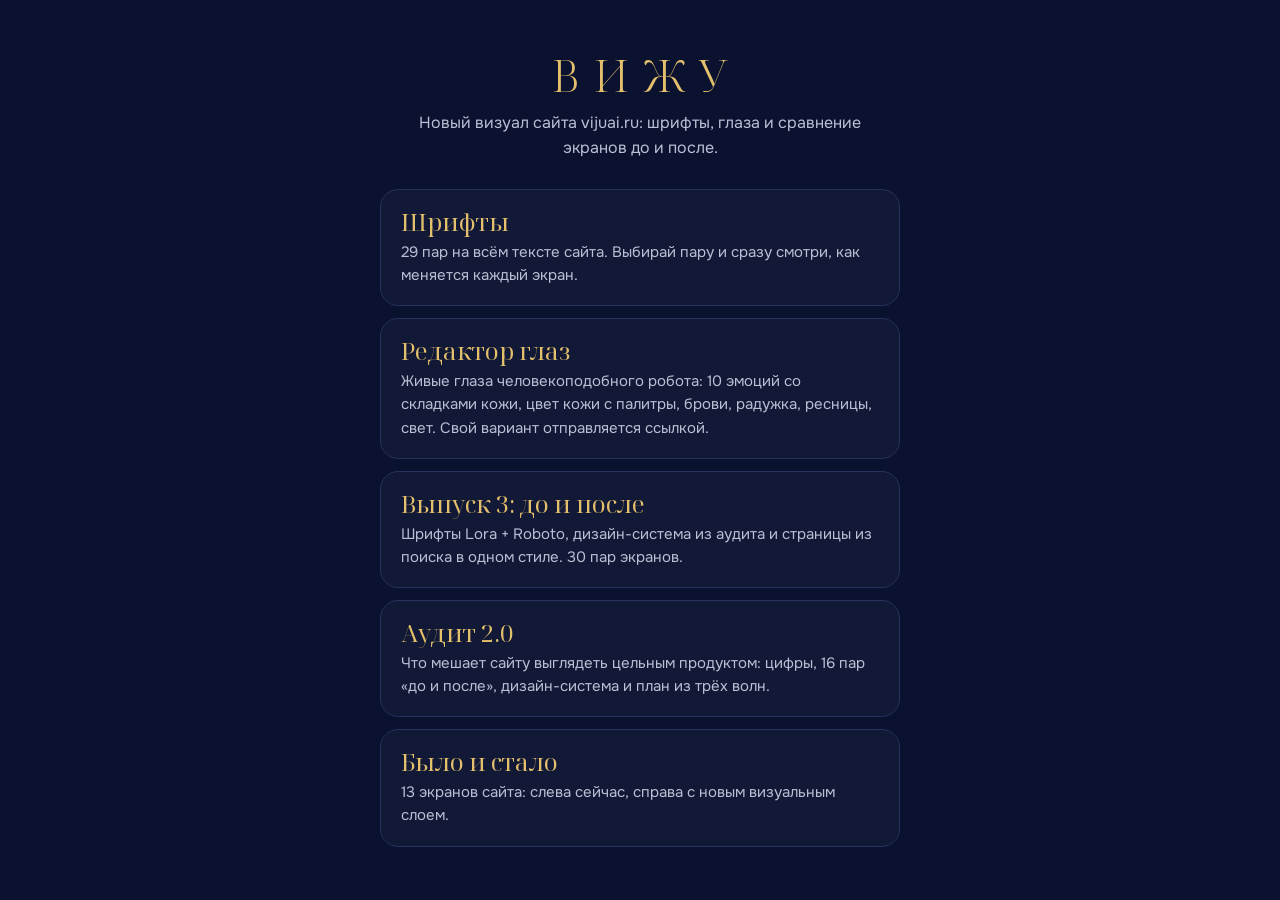
<file: index.html>
<!doctype html>
<html lang="ru">
<head>
<meta charset="utf-8">
<meta name="viewport" content="width=device-width, initial-scale=1">
<meta name="robots" content="noindex, nofollow">
<meta property="og:title" content="Вижу: новый визуал">
<meta property="og:description" content="Шрифты на выбор и сравнение «было / стало» для vijuai.ru.">
<meta property="og:type" content="website">
<title>Вижу: новый визуал</title>
<link rel="preconnect" href="https://fonts.googleapis.com">
<link rel="preconnect" href="https://fonts.gstatic.com" crossorigin>
<link rel="stylesheet" href="https://fonts.googleapis.com/css2?family=Noto+Serif+Display:wght@300;400&family=Onest:wght@400;600&display=swap">
<style>
  * { box-sizing: border-box; }
  body { margin: 0; min-height: 100vh; background: #0b1230; color: #f2eee6; font: 400 16px/1.55 'Onest', system-ui, sans-serif; display: grid; place-items: center; }
  main { width: 100%; max-width: 560px; padding: 40px 20px; text-align: center; }
  .mark { font: 300 44px/1 'Noto Serif Display', Georgia, serif; letter-spacing: .32em; padding-left: .32em; color: #e4bf6c; }
  p { color: #b9c0d4; margin: 14px auto 28px; max-width: 42ch; }
  a.card { display: block; text-align: left; text-decoration: none; color: inherit; border: 1px solid #28325a; border-radius: 18px; padding: 18px 20px; background: #111936; }
  a.card + a.card { margin-top: 12px; }
  a.card:hover, a.card:focus-visible { border-color: #e4bf6c; outline: none; }
  a.card b { display: block; font: 400 24px/1.2 'Noto Serif Display', Georgia, serif; color: #e4bf6c; }
  a.card span { display: block; margin-top: 4px; color: #b9c0d4; font-size: 15px; }
</style>
</head>
<body>
<main>
  <div class="mark">ВИЖУ</div>
  <p>Новый визуал сайта vijuai.ru: шрифты, глаза и сравнение экранов до и после.</p>
  <a class="card" href="shrifty/"><b>Шрифты</b><span>29 пар на всём тексте сайта. Выбирай пару и сразу смотри, как меняется каждый экран.</span></a>
  <a class="card" href="glaza/"><b>Редактор глаз</b><span>Живые глаза человекоподобного робота: 10 эмоций со складками кожи, цвет кожи с палитры, брови, радужка, ресницы, свет. Свой вариант отправляется ссылкой.</span></a>
  <a class="card" href="vypusk-3/"><b>Выпуск 3: до и после</b><span>Шрифты Lora + Roboto, дизайн-система из аудита и страницы из поиска в одном стиле. 30 пар экранов.</span></a>
  <a class="card" href="audit/"><b>Аудит 2.0</b><span>Что мешает сайту выглядеть цельным продуктом: цифры, 16 пар «до и после», дизайн-система и план из трёх волн.</span></a>
  <a class="card" href="bylo-stalo/"><b>Было и стало</b><span>13 экранов сайта: слева сейчас, справа с новым визуальным слоем.</span></a>
</main>
</body>
</html>
</file>
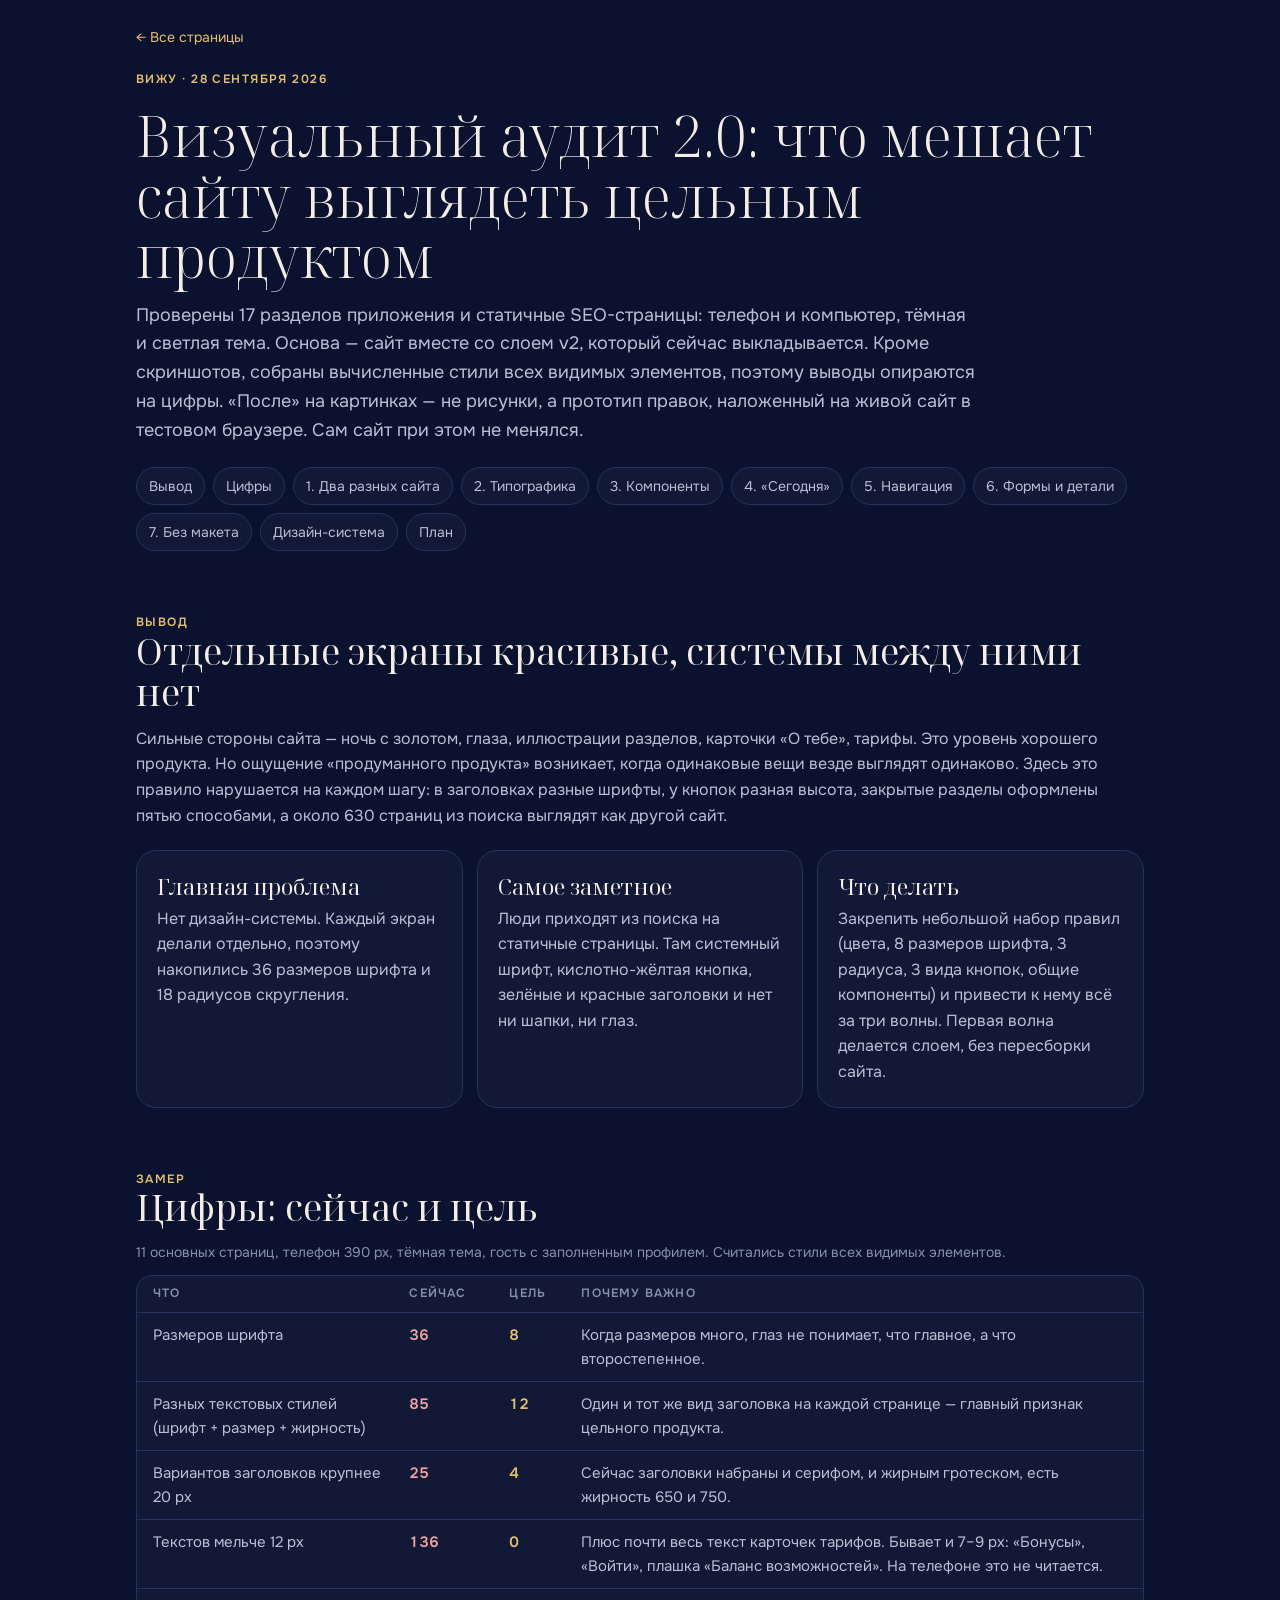
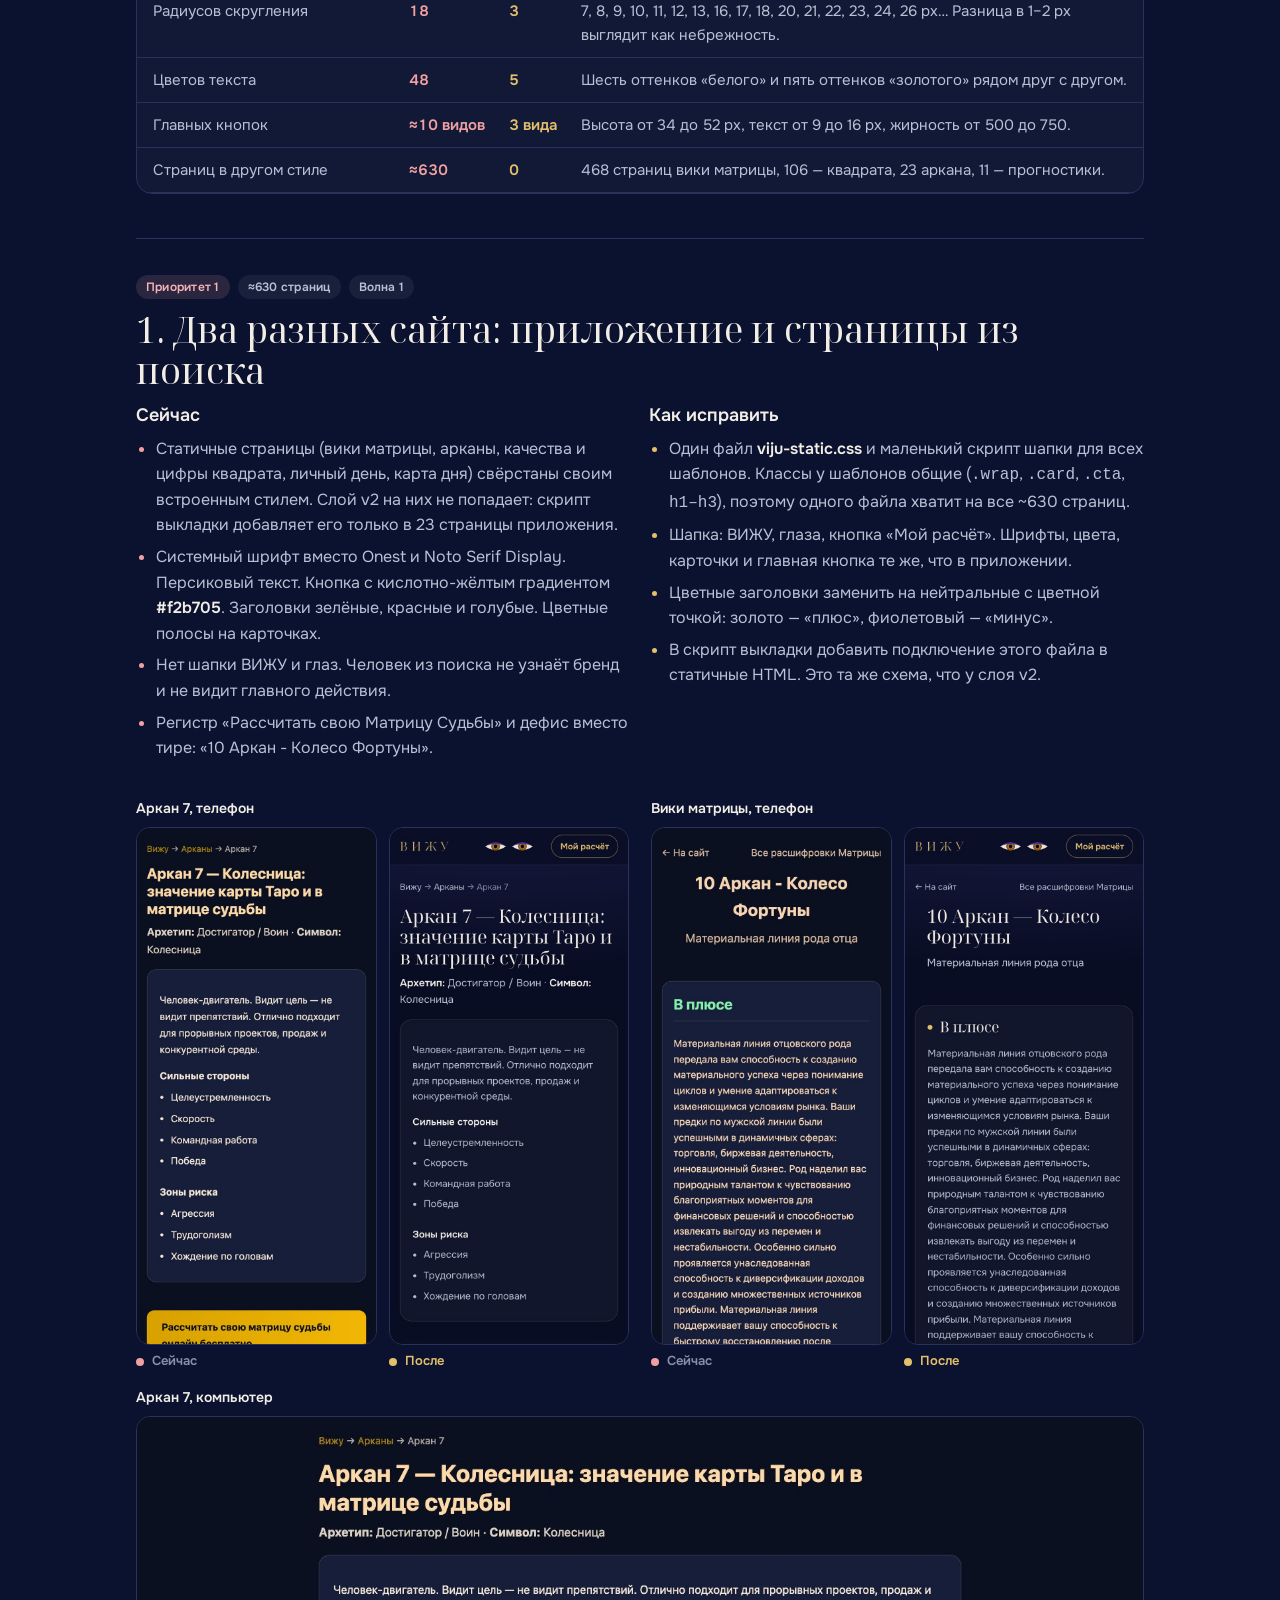
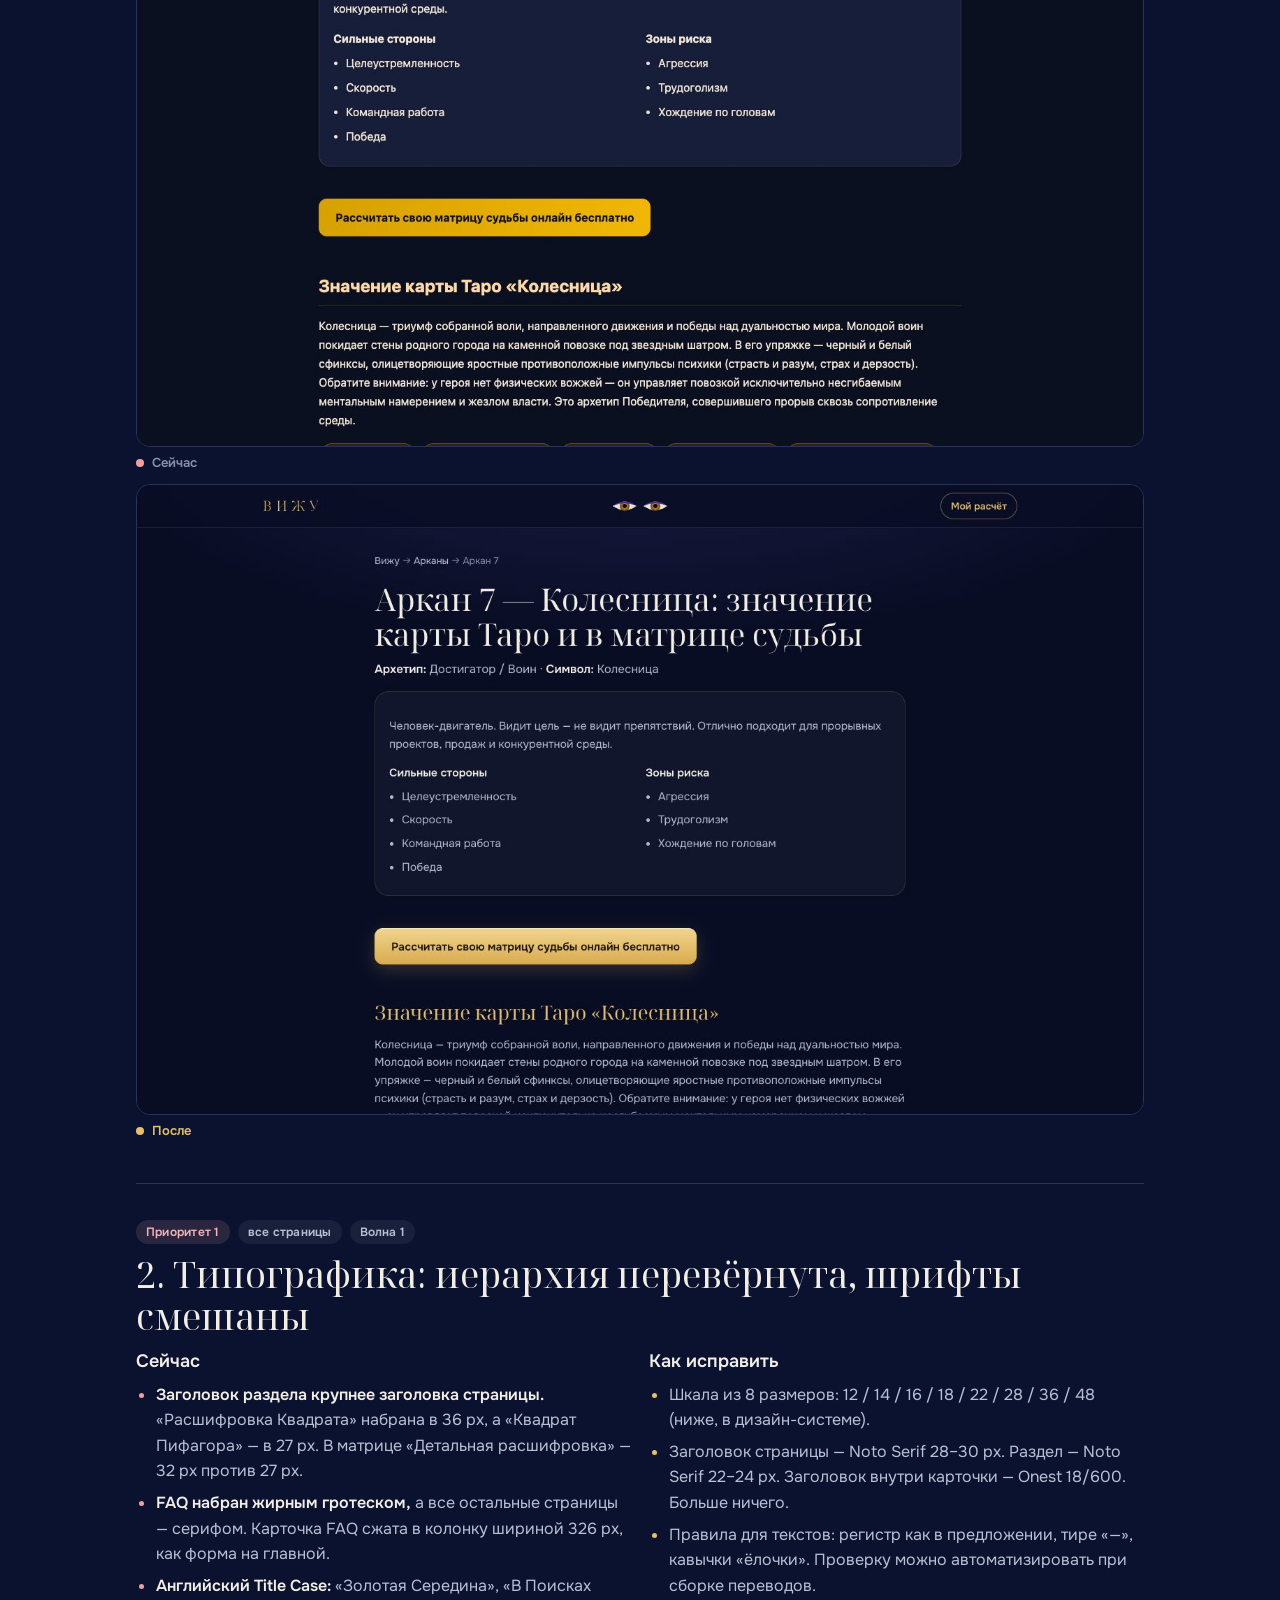
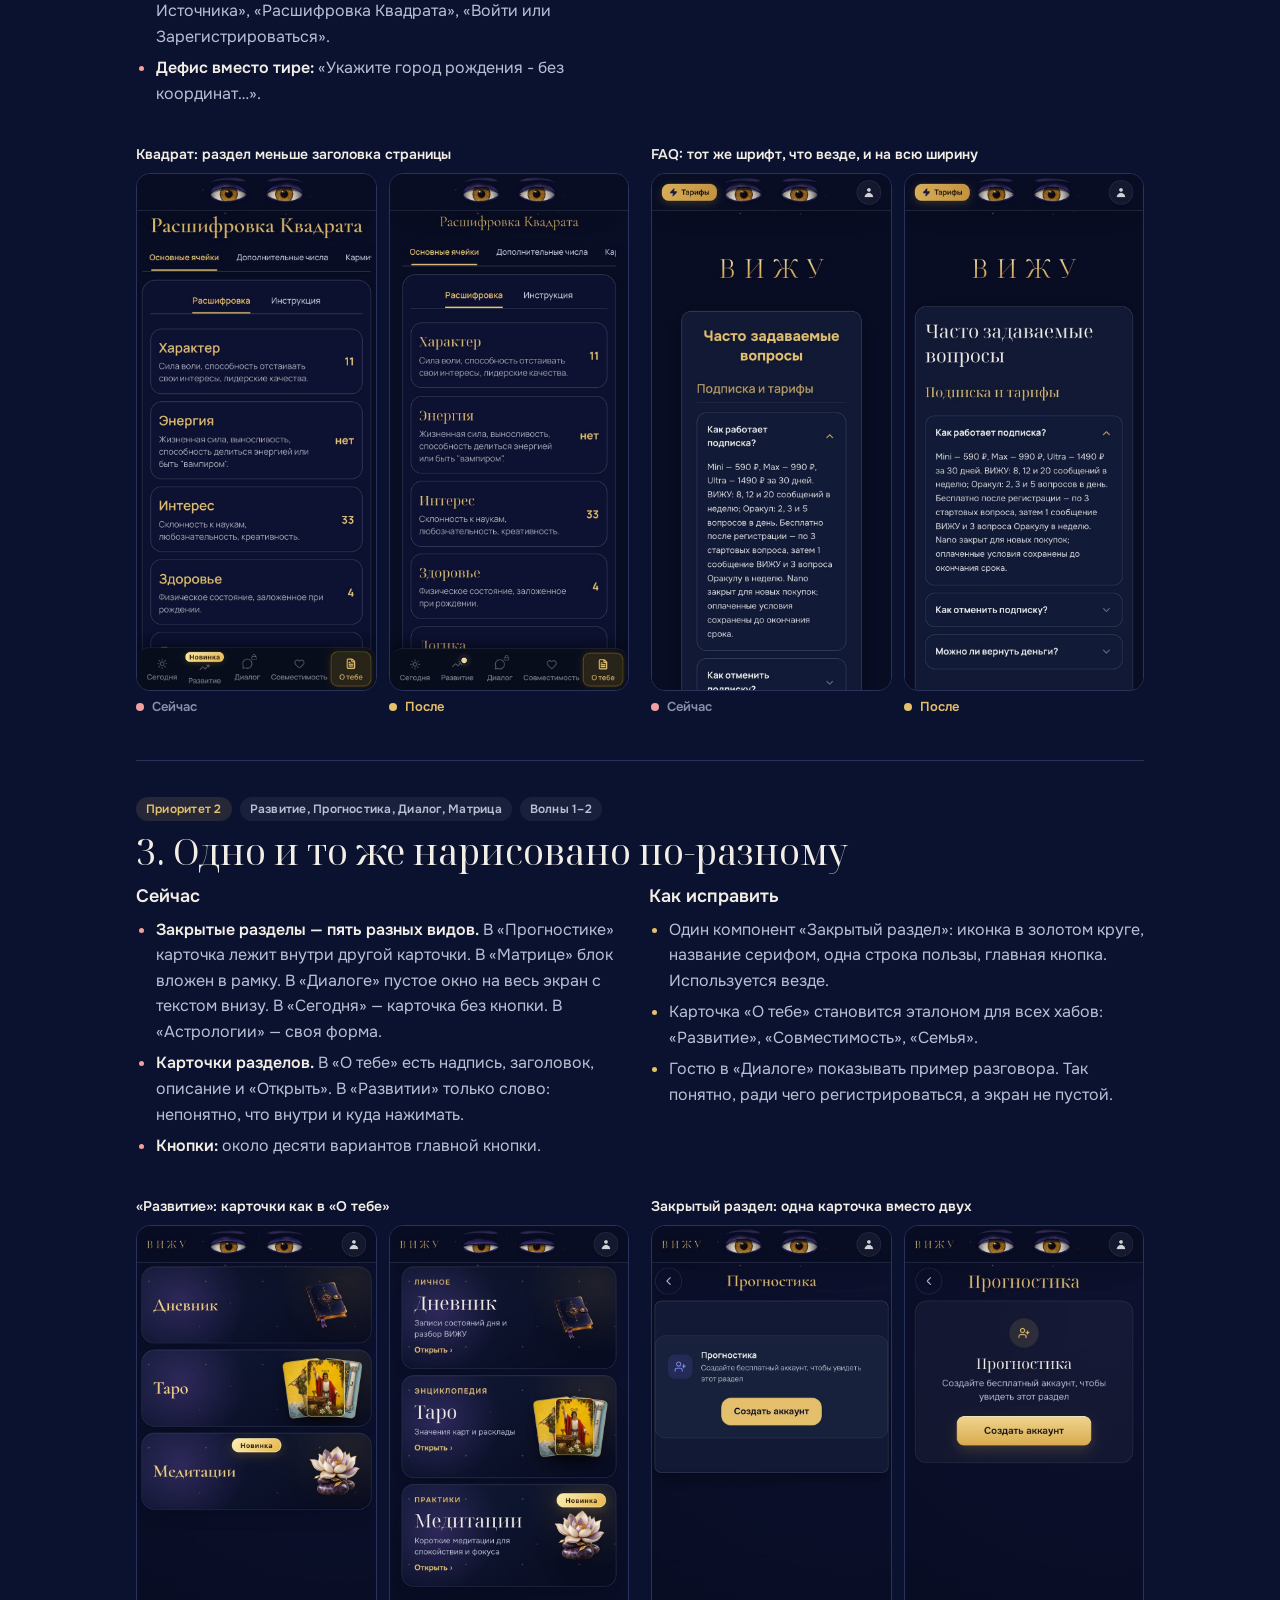
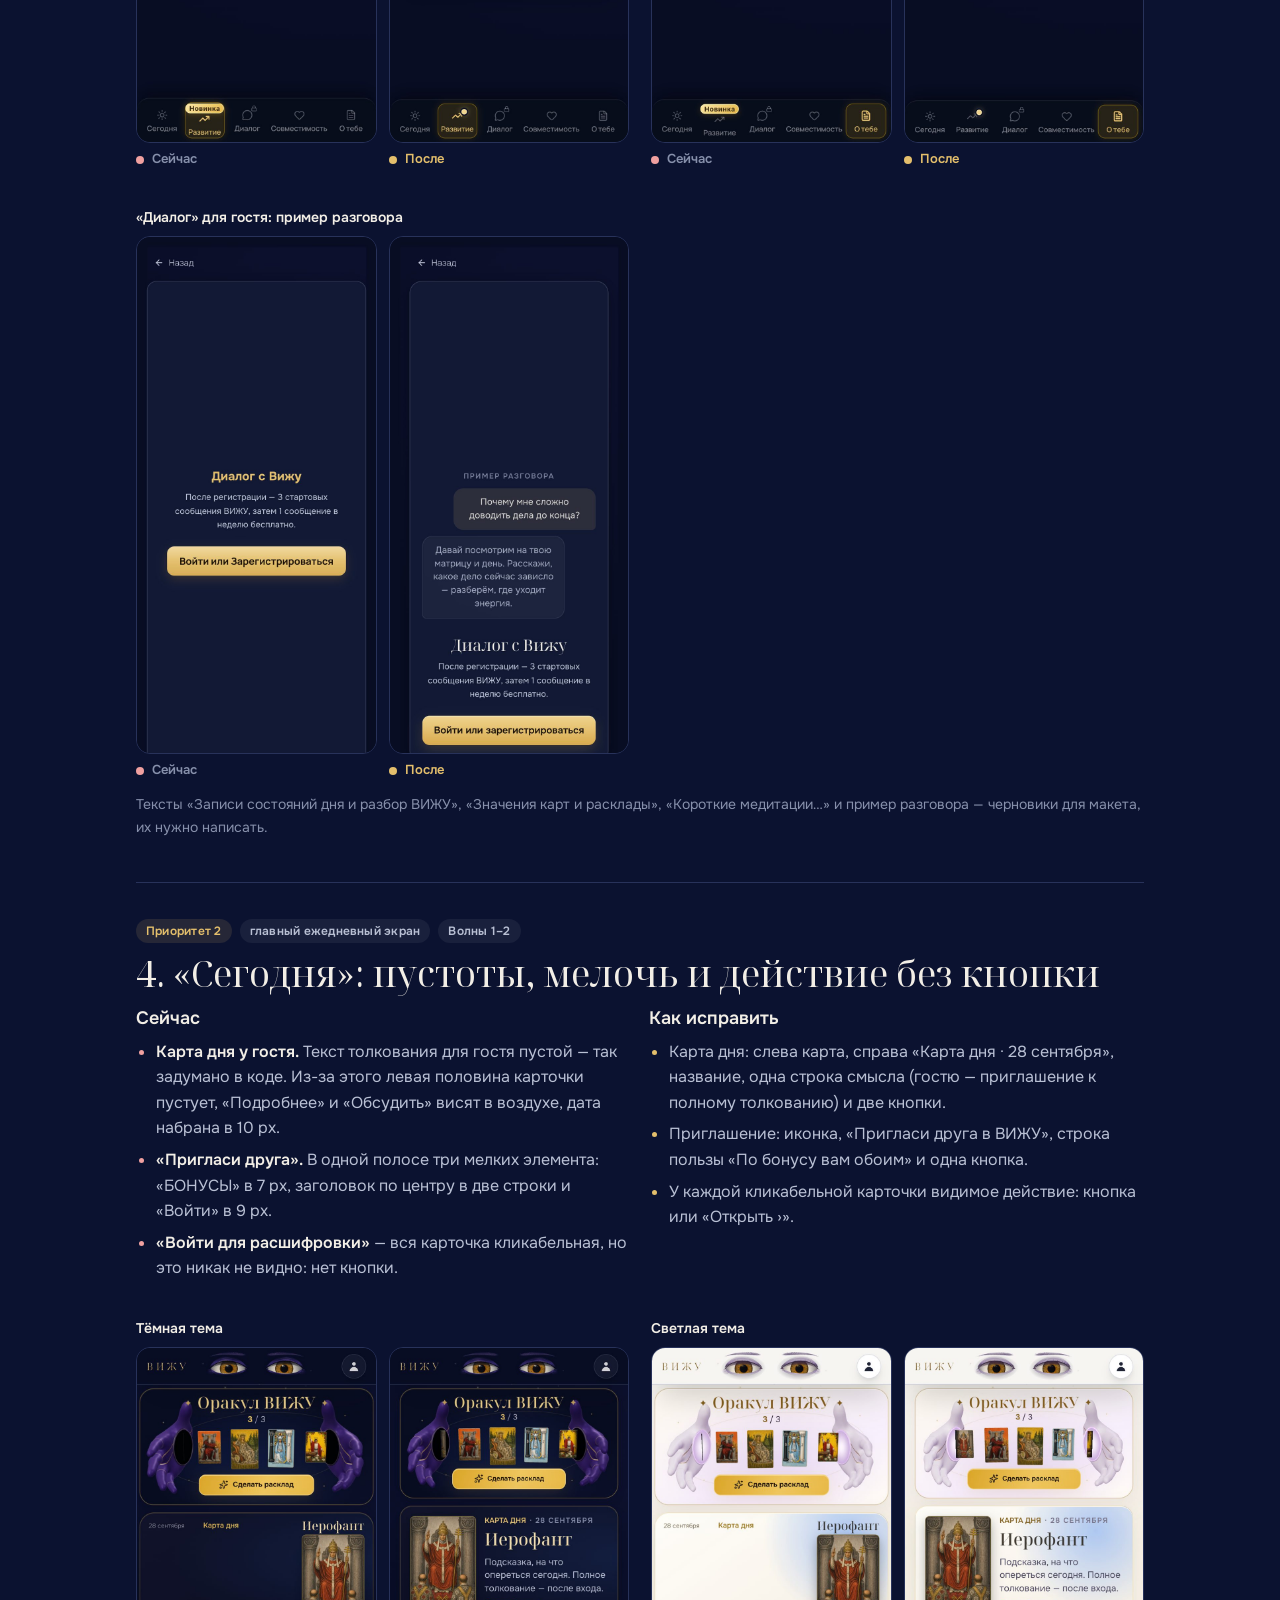
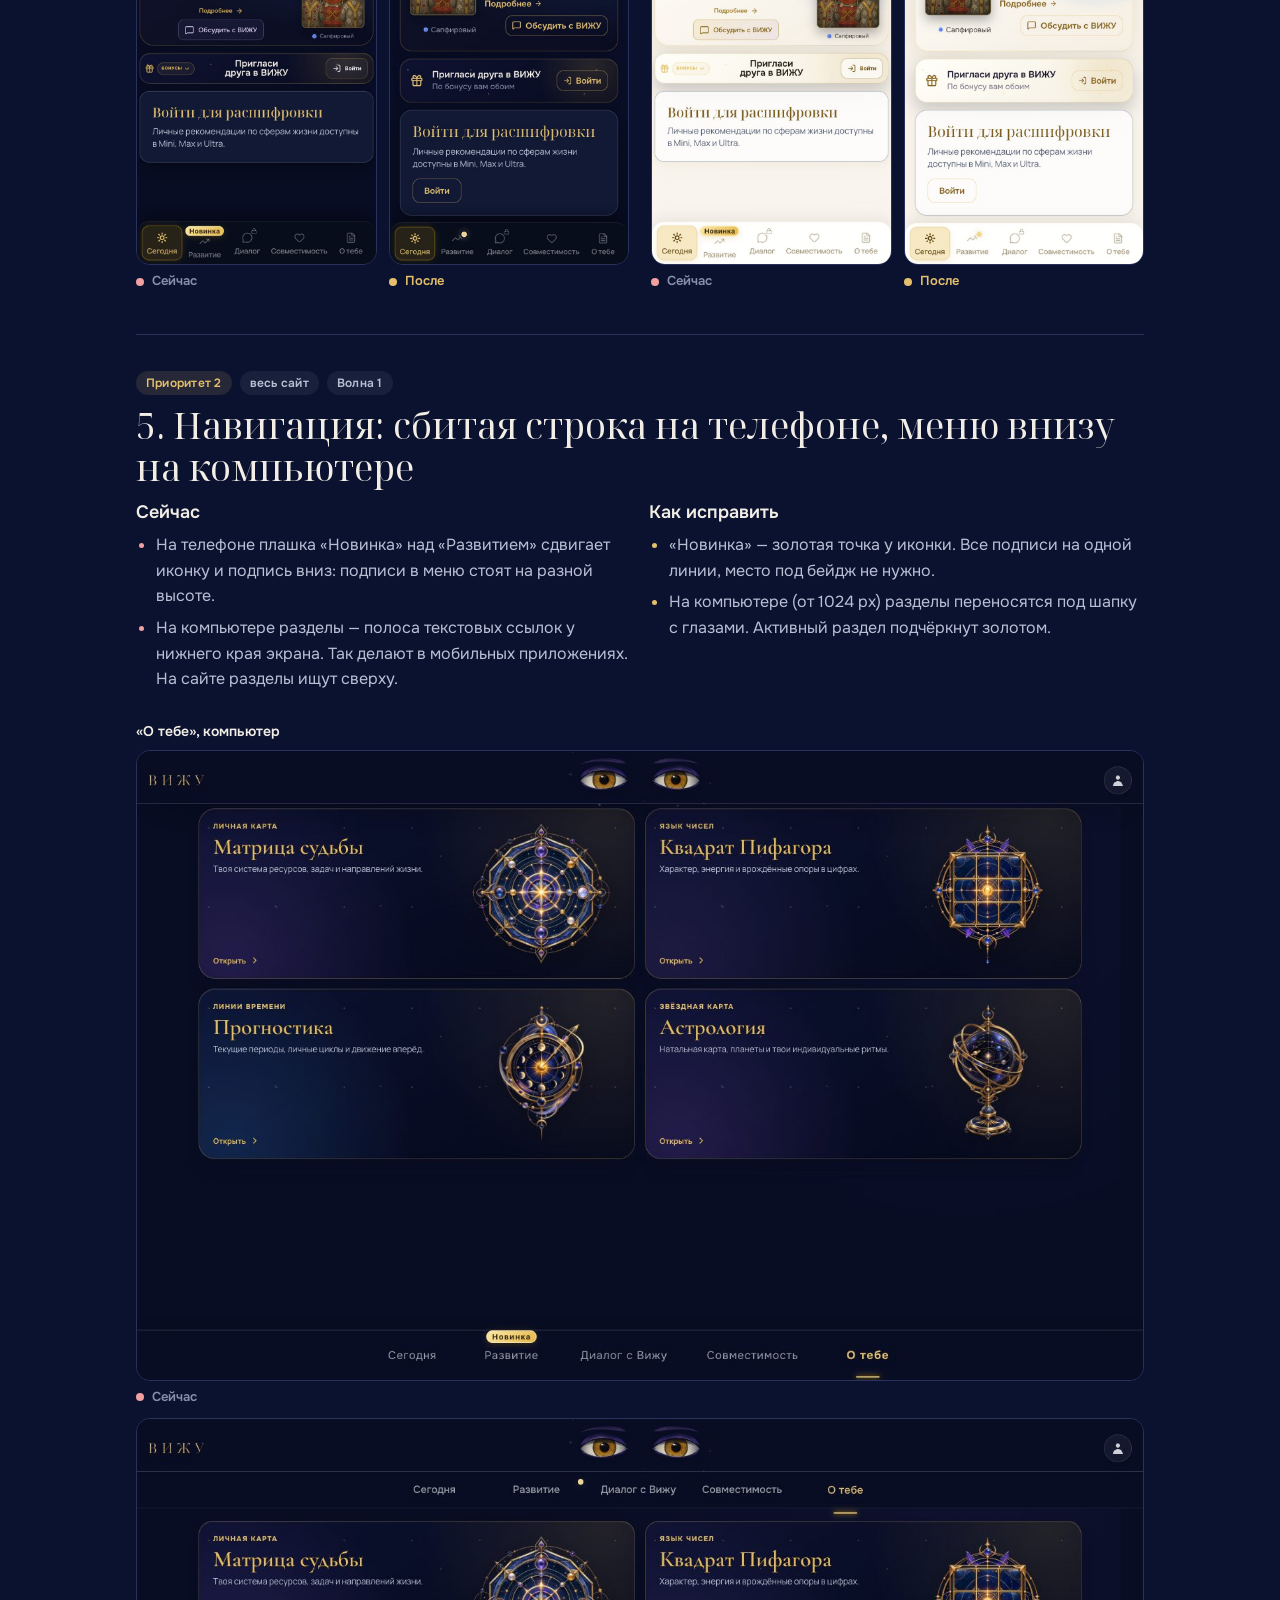
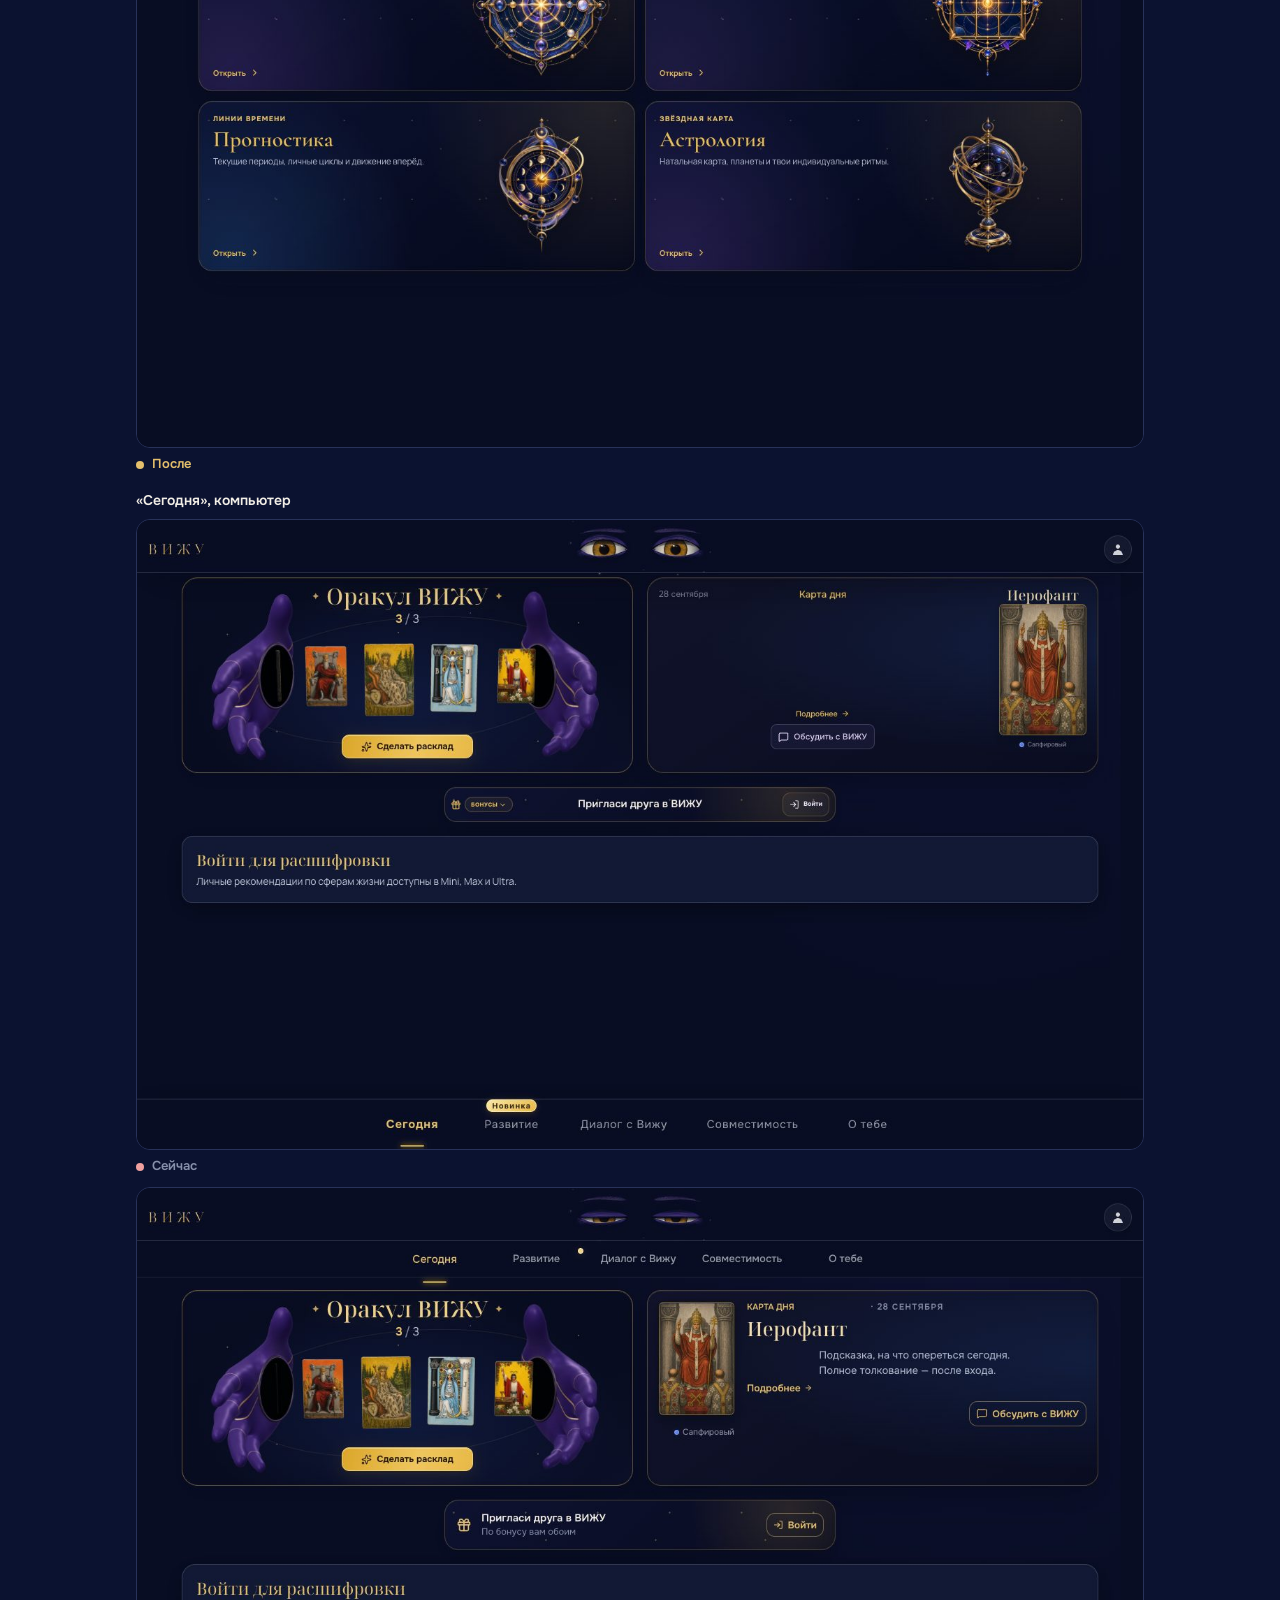
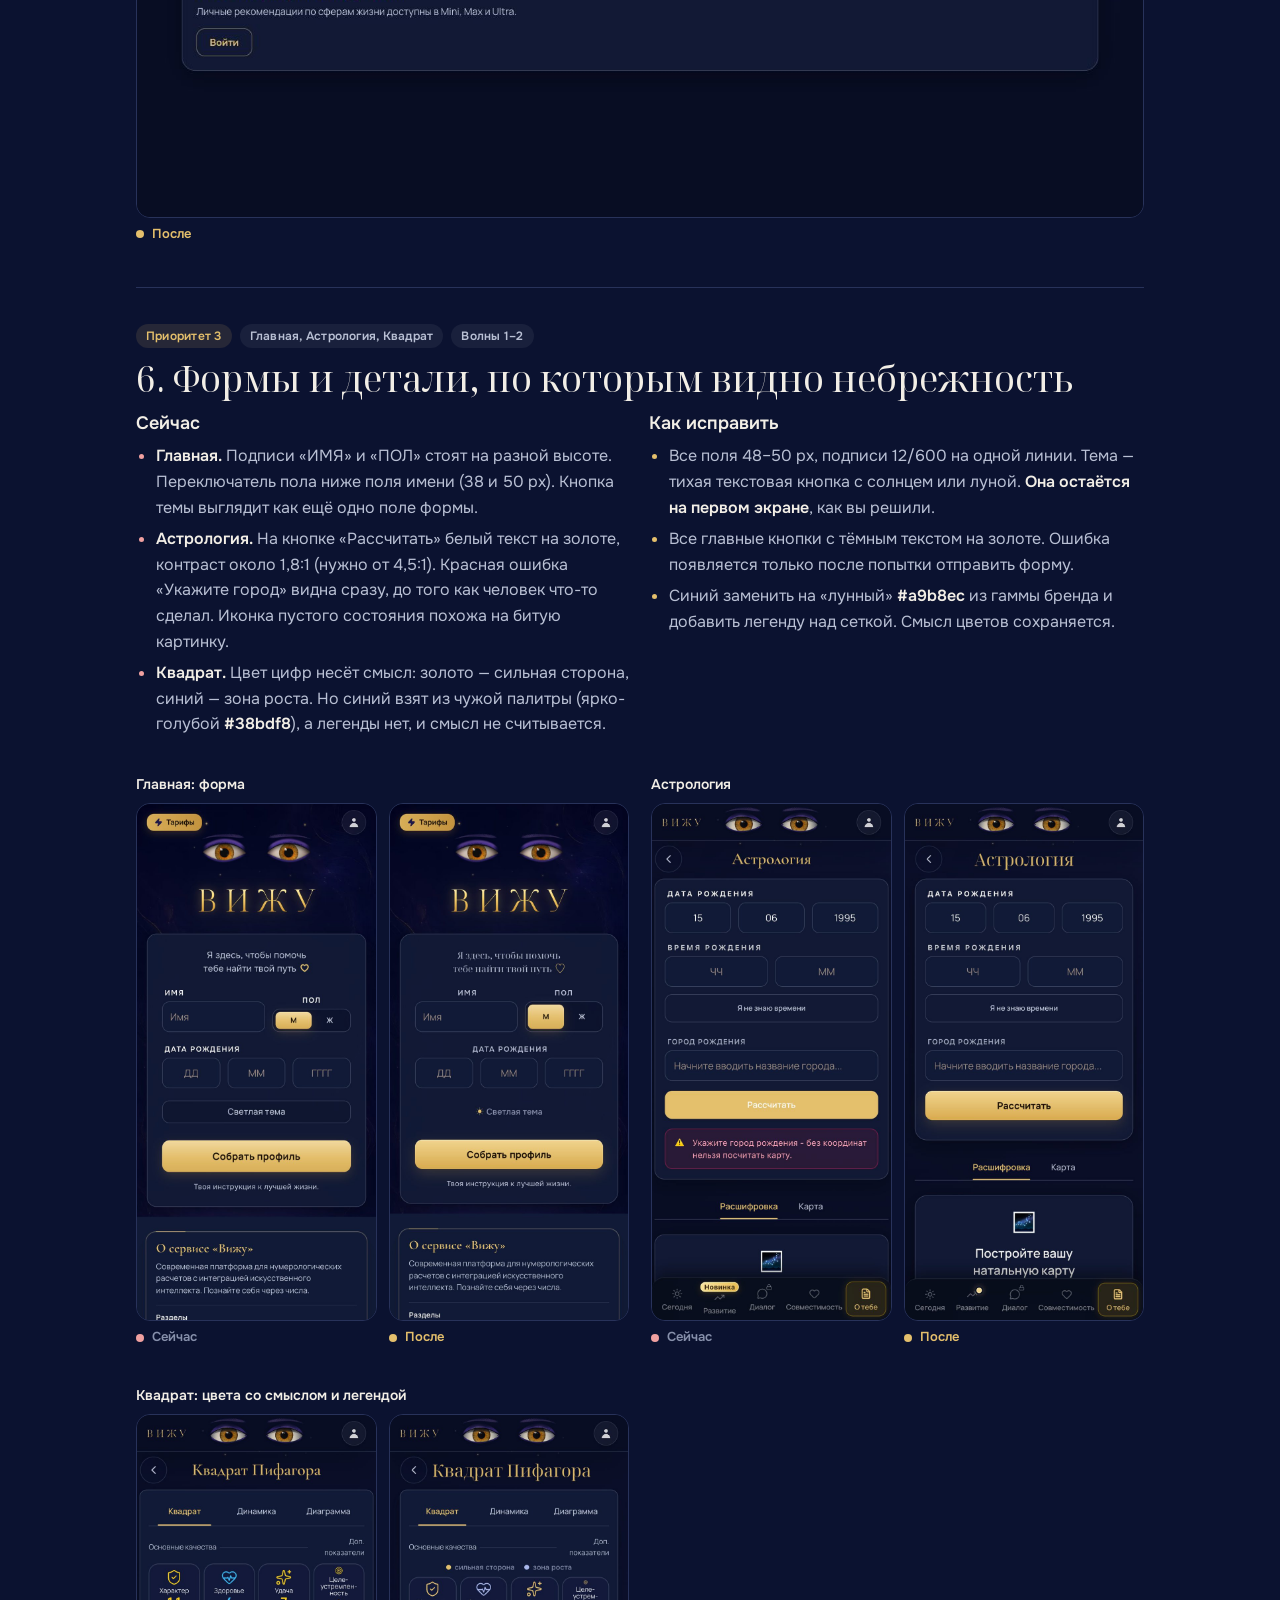
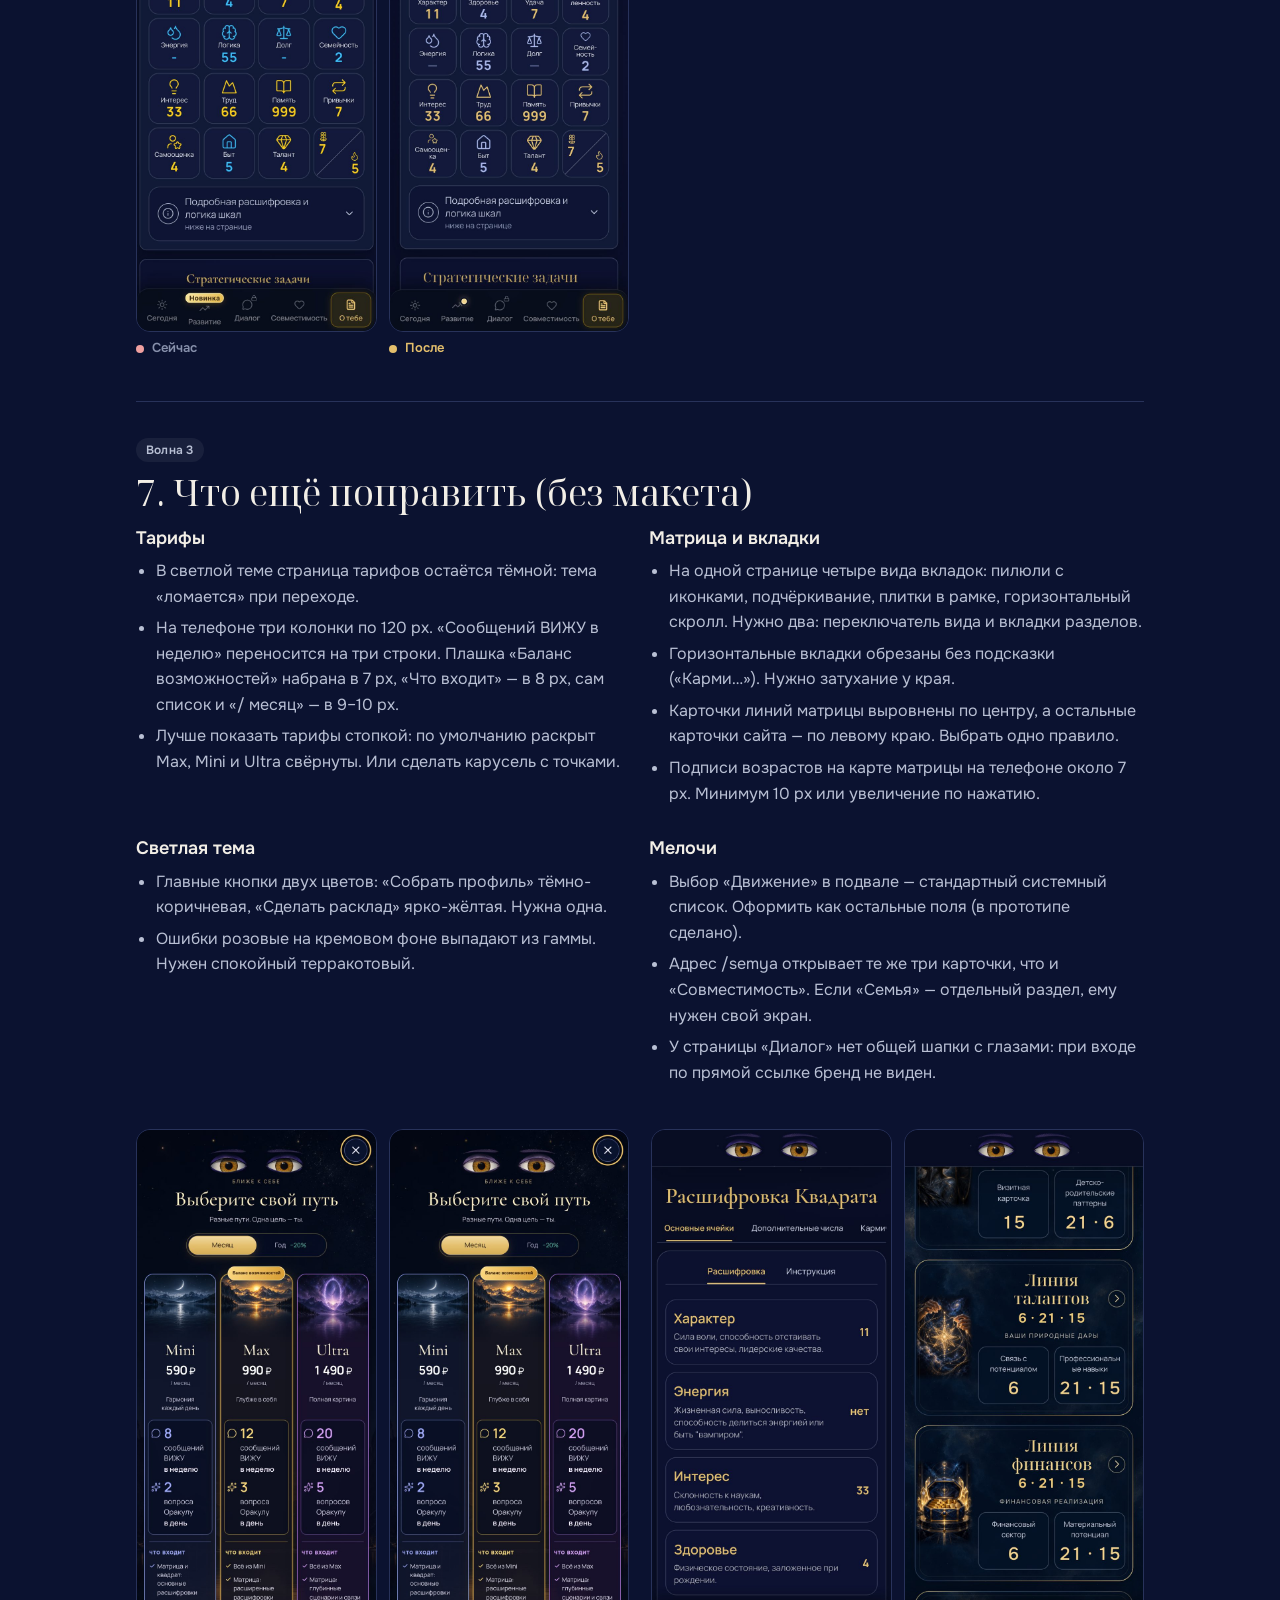
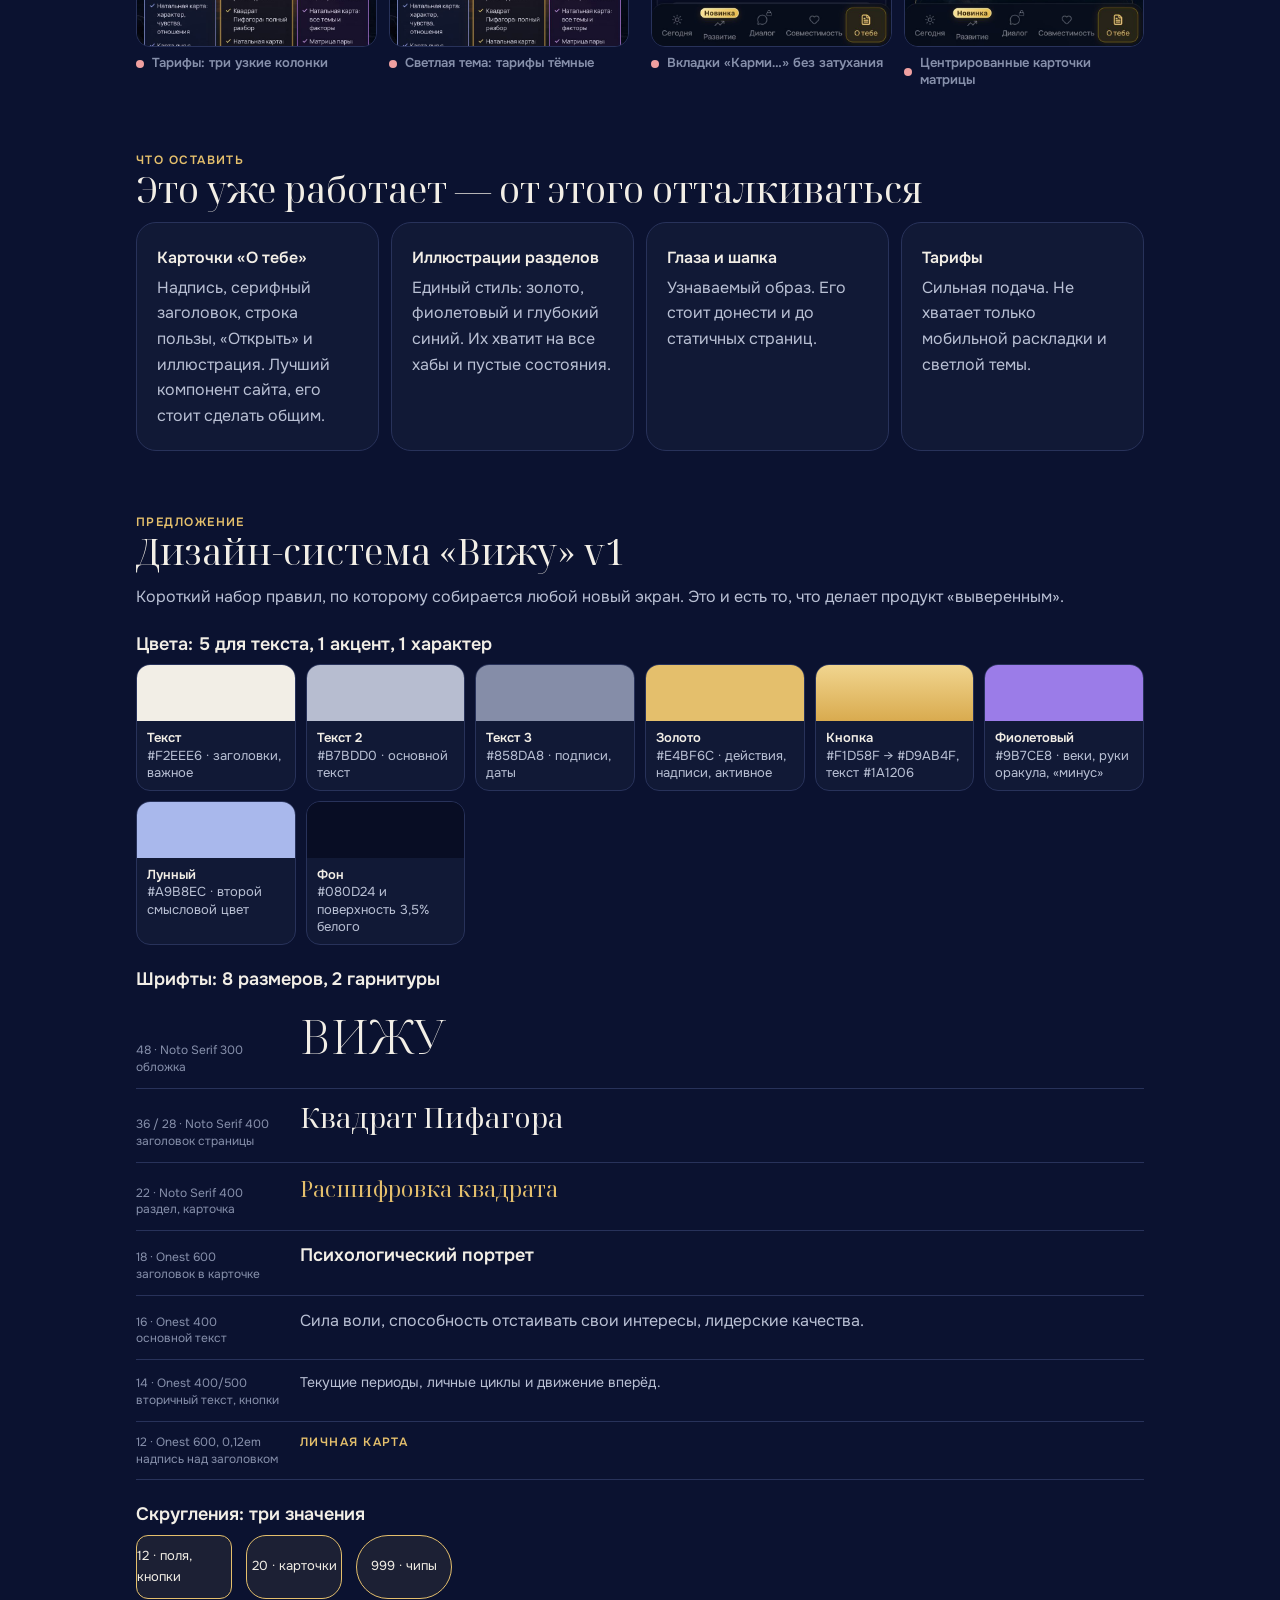
<file: audit/index.html>
<!doctype html>
<html lang="ru">
<head>
<meta charset="utf-8">
<meta name="viewport" content="width=device-width, initial-scale=1, viewport-fit=cover">
<meta name="robots" content="noindex, nofollow">
<meta property="og:title" content="Вижу: визуальный аудит 2.0">
<meta property="og:description" content="Что мешает сайту выглядеть цельным продуктом, как это исправить и как это будет выглядеть. До и после на реальных экранах.">
<title>Вижу: аудит 2.0</title>
<link rel="icon" href="data:image/svg+xml,%3Csvg xmlns='http://www.w3.org/2000/svg' viewBox='0 0 32 32'%3E%3Crect width='32' height='32' rx='8' fill='%230b1230'/%3E%3Cpath d='M4 16c3.5-5.5 7.5-8 12-8s8.5 2.5 12 8c-3.5 5.5-7.5 8-12 8s-8.5-2.5-12-8z' fill='%23f2eee6'/%3E%3Ccircle cx='16' cy='16' r='5.5' fill='%23c98a2e'/%3E%3Ccircle cx='16' cy='16' r='2.4' fill='%230b1230'/%3E%3C/svg%3E">
<link rel="preconnect" href="https://fonts.googleapis.com">
<link rel="preconnect" href="https://fonts.gstatic.com" crossorigin>
<link rel="stylesheet" href="https://fonts.googleapis.com/css2?family=Noto+Serif+Display:wght@300;400&family=Onest:wght@400;500;600&display=swap">
<style>
  :root {
    color-scheme: dark;
    --bg: #0b1230; --panel: #111936; --panel-2: #151e42; --line: #28325a;
    --text: #f2eee6; --text-2: #b9c0d4; --text-3: #8790ab; --gold: #e4bf6c; --violet: #9b7ce8; --moon: #a9b8ec; --bad: #f0a0a0;
    --serif: 'Noto Serif Display', Georgia, serif; --sans: 'Onest', system-ui, sans-serif;
  }
  * { box-sizing: border-box; }
  html { scroll-behavior: smooth; }
  body { margin: 0; background: var(--bg); color: var(--text-2); font: 400 16px/1.6 var(--sans); -webkit-font-smoothing: antialiased; }
  a { color: var(--gold); }
  .wrap { max-width: 1040px; margin: 0 auto; padding: 24px 16px 80px; }
  .back { font-size: 14px; text-decoration: none; }
  h1, h2, h3 { color: var(--text); }
  h1 { font: 300 clamp(34px, 6vw, 56px)/1.08 var(--serif); margin: 18px 0 14px; }
  h2 { font: 400 clamp(26px, 4vw, 36px)/1.15 var(--serif); margin: 0 0 12px; }
  h3 { font: 600 18px/1.35 var(--sans); margin: 22px 0 8px; }
  p { margin: 0 0 12px; }
  .lead { font-size: 18px; color: var(--text-2); max-width: 70ch; }
  .kicker { font: 600 12px/1.3 var(--sans); letter-spacing: 0.12em; text-transform: uppercase; color: var(--gold); }
  .muted { color: var(--text-3); font-size: 14px; }
  b, strong { color: var(--text); font-weight: 600; }
  ul { padding-left: 20px; margin: 0 0 12px; }
  li + li { margin-top: 6px; }

  .toc { display: flex; flex-wrap: wrap; gap: 8px; margin: 22px 0 8px; }
  .toc a { padding: 7px 12px; border: 1px solid var(--line); border-radius: 999px; color: var(--text-2); text-decoration: none; font-size: 14px; background: var(--panel); }
  .toc a:hover { border-color: var(--gold); color: var(--text); }

  section { margin-top: 64px; scroll-margin-top: 16px; }
  .card { background: var(--panel); border: 1px solid var(--line); border-radius: 20px; padding: 22px 20px; }
  .verdict { display: grid; gap: 14px; grid-template-columns: repeat(auto-fit, minmax(230px, 1fr)); margin-top: 22px; }
  .verdict .card b { display: block; font: 400 22px/1.2 var(--serif); margin-bottom: 6px; }

  table { width: 100%; border-collapse: collapse; font-size: 15px; }
  th, td { text-align: left; padding: 10px 12px; border-bottom: 1px solid var(--line); vertical-align: top; }
  th { font: 600 12px/1.3 var(--sans); letter-spacing: 0.1em; text-transform: uppercase; color: var(--text-3); }
  td.num { font-variant-numeric: tabular-nums; white-space: nowrap; }
  td .now { color: var(--bad); font-weight: 600; }
  td .goal { color: var(--gold); font-weight: 600; }
  .table-scroll { overflow-x: auto; border: 1px solid var(--line); border-radius: 16px; background: var(--panel); }
  .table-scroll table th:first-child, .table-scroll table td:first-child { padding-left: 16px; }

  .finding { border-top: 1px solid var(--line); padding-top: 36px; margin-top: 44px; }
  .finding .meta { display: flex; flex-wrap: wrap; gap: 8px; margin-bottom: 10px; }
  .pill { font: 600 12px/1 var(--sans); padding: 6px 10px; border-radius: 999px; background: rgba(228, 191, 108, 0.12); color: var(--gold); letter-spacing: 0.02em; }
  .pill.p1 { background: rgba(240, 160, 160, 0.14); color: #f4b4b4; }
  .pill.gray { background: rgba(255, 255, 255, 0.06); color: var(--text-2); }
  .cols { display: grid; gap: 18px; grid-template-columns: 1fr; }
  @media (min-width: 820px) { .cols { grid-template-columns: 1fr 1fr; } }
  .cols h3 { margin-top: 0; }
  .fix li::marker { color: var(--gold); }
  .bad li::marker { color: var(--bad); }

  .pair { display: grid; grid-template-columns: 1fr 1fr; gap: 12px; margin-top: 18px; }
  .pair.wide { grid-template-columns: 1fr; }
  .pairs { display: grid; gap: 22px; grid-template-columns: 1fr; margin-top: 8px; }
  @media (min-width: 820px) { .pairs.two { grid-template-columns: 1fr 1fr; } }
  figure { margin: 0; }
  figure a { display: block; border-radius: 14px; overflow: hidden; border: 1px solid var(--line); background: #070b1f; }
  figure img { display: block; width: 100%; height: auto; }
  figcaption { margin-top: 8px; font: 600 13px/1.3 var(--sans); color: var(--text-3); display: flex; align-items: center; gap: 8px; }
  figcaption::before { content: ''; width: 8px; height: 8px; border-radius: 50%; background: var(--bad); flex: none; }
  figure.after figcaption { color: var(--gold); }
  figure.after figcaption::before { background: var(--gold); }
  .pair-title { font: 600 14px/1.3 var(--sans); color: var(--text); margin: 18px 0 -8px; }

  /* дизайн-система */
  .swatches { display: grid; grid-template-columns: repeat(auto-fill, minmax(150px, 1fr)); gap: 10px; }
  .sw { border-radius: 14px; border: 1px solid var(--line); overflow: hidden; background: var(--panel); }
  .sw i { display: block; height: 56px; }
  .sw span { display: block; padding: 8px 10px; font-size: 13px; line-height: 1.35; }
  .sw span b { display: block; font-size: 13px; }
  .type-row { display: grid; grid-template-columns: 150px 1fr; gap: 14px; align-items: baseline; padding: 12px 0; border-bottom: 1px solid var(--line); }
  .type-row small { color: var(--text-3); font-size: 12px; line-height: 1.4; }
  @media (max-width: 600px) { .type-row { grid-template-columns: 1fr; gap: 4px; } }
  .demo-row { display: flex; flex-wrap: wrap; gap: 12px; align-items: center; }
  .btn { display: inline-flex; align-items: center; justify-content: center; height: 48px; padding: 0 22px; border-radius: 12px; font: 600 16px/1 var(--sans); border: 0; }
  .btn.primary { background: linear-gradient(180deg, #f1d58f, #d9ab4f); color: #1a1206; box-shadow: 0 8px 22px rgba(217, 171, 79, 0.2), inset 0 1px 0 rgba(255, 255, 255, 0.45); }
  .btn.secondary { background: transparent; border: 1px solid rgba(228, 191, 108, 0.45); color: var(--gold); }
  .btn.text { background: none; color: var(--gold); padding: 0 4px; }
  .radii { display: flex; gap: 14px; flex-wrap: wrap; }
  .radii div { width: 96px; height: 64px; border: 1px solid var(--gold); background: rgba(228, 191, 108, 0.08); display: grid; place-items: center; font-size: 13px; color: var(--text); }

  .waves { display: grid; gap: 14px; }
  .wave { display: grid; grid-template-columns: 1fr; gap: 10px; }
  .wave h3 { margin: 0; font: 400 24px/1.2 var(--serif); }
  .wave .when { font-size: 14px; color: var(--text-3); }
  .good { display: grid; gap: 12px; grid-template-columns: repeat(auto-fit, minmax(220px, 1fr)); }
  .good .card b { display: block; color: var(--text); margin-bottom: 4px; }
  footer { margin-top: 72px; padding-top: 20px; border-top: 1px solid var(--line); font-size: 14px; color: var(--text-3); }
</style>
</head>
<body>
<div class="wrap">
  <a class="back" href="../">← Все страницы</a>
  <div class="kicker" style="margin-top:22px">Вижу · 28 сентября 2026</div>
  <h1>Визуальный аудит 2.0: что мешает сайту выглядеть цельным продуктом</h1>
  <p class="lead">Проверены 17 разделов приложения и статичные SEO-страницы: телефон и компьютер, тёмная и светлая тема. Основа — сайт вместе со слоем v2, который сейчас выкладывается. Кроме скриншотов, собраны вычисленные стили всех видимых элементов, поэтому выводы опираются на цифры. «После» на картинках — не рисунки, а прототип правок, наложенный на живой сайт в тестовом браузере. Сам сайт при этом не менялся.</p>

  <nav class="toc" aria-label="Оглавление">
    <a href="#verdict">Вывод</a><a href="#numbers">Цифры</a><a href="#f1">1. Два разных сайта</a><a href="#f2">2. Типографика</a><a href="#f3">3. Компоненты</a>
    <a href="#f4">4. «Сегодня»</a><a href="#f5">5. Навигация</a><a href="#f6">6. Формы и детали</a><a href="#f7">7. Без макета</a><a href="#system">Дизайн-система</a><a href="#plan">План</a>
  </nav>

  <section id="verdict">
    <div class="kicker">Вывод</div>
    <h2>Отдельные экраны красивые, системы между ними нет</h2>
    <p>Сильные стороны сайта — ночь с золотом, глаза, иллюстрации разделов, карточки «О тебе», тарифы. Это уровень хорошего продукта. Но ощущение «продуманного продукта» возникает, когда одинаковые вещи везде выглядят одинаково. Здесь это правило нарушается на каждом шагу: в заголовках разные шрифты, у кнопок разная высота, закрытые разделы оформлены пятью способами, а около 630 страниц из поиска выглядят как другой сайт.</p>
    <div class="verdict">
      <div class="card"><b>Главная проблема</b>Нет дизайн-системы. Каждый экран делали отдельно, поэтому накопились 36 размеров шрифта и 18 радиусов скругления.</div>
      <div class="card"><b>Самое заметное</b>Люди приходят из поиска на статичные страницы. Там системный шрифт, кислотно-жёлтая кнопка, зелёные и красные заголовки и нет ни шапки, ни глаз.</div>
      <div class="card"><b>Что делать</b>Закрепить небольшой набор правил (цвета, 8 размеров шрифта, 3 радиуса, 3 вида кнопок, общие компоненты) и привести к нему всё за три волны. Первая волна делается слоем, без пересборки сайта.</div>
    </div>
  </section>

  <section id="numbers">
    <div class="kicker">Замер</div>
    <h2>Цифры: сейчас и цель</h2>
    <p class="muted">11 основных страниц, телефон 390 px, тёмная тема, гость с заполненным профилем. Считались стили всех видимых элементов.</p>
    <div class="table-scroll">
      <table>
        <thead><tr><th>Что</th><th>Сейчас</th><th>Цель</th><th>Почему важно</th></tr></thead>
        <tbody>
          <tr><td>Размеров шрифта</td><td class="num"><span class="now">36</span></td><td class="num"><span class="goal">8</span></td><td>Когда размеров много, глаз не понимает, что главное, а что второстепенное.</td></tr>
          <tr><td>Разных текстовых стилей (шрифт + размер + жирность)</td><td class="num"><span class="now">85</span></td><td class="num"><span class="goal">12</span></td><td>Один и тот же вид заголовка на каждой странице — главный признак цельного продукта.</td></tr>
          <tr><td>Вариантов заголовков крупнее 20 px</td><td class="num"><span class="now">25</span></td><td class="num"><span class="goal">4</span></td><td>Сейчас заголовки набраны и серифом, и жирным гротеском, есть жирность 650 и 750.</td></tr>
          <tr><td>Текстов мельче 12 px</td><td class="num"><span class="now">136</span></td><td class="num"><span class="goal">0</span></td><td>Плюс почти весь текст карточек тарифов. Бывает и 7–9 px: «Бонусы», «Войти», плашка «Баланс возможностей». На телефоне это не читается.</td></tr>
          <tr><td>Радиусов скругления</td><td class="num"><span class="now">18</span></td><td class="num"><span class="goal">3</span></td><td>7, 8, 9, 10, 11, 12, 13, 16, 17, 18, 20, 21, 22, 23, 24, 26 px… Разница в 1–2 px выглядит как небрежность.</td></tr>
          <tr><td>Цветов текста</td><td class="num"><span class="now">48</span></td><td class="num"><span class="goal">5</span></td><td>Шесть оттенков «белого» и пять оттенков «золотого» рядом друг с другом.</td></tr>
          <tr><td>Главных кнопок</td><td class="num"><span class="now">≈10 видов</span></td><td class="num"><span class="goal">3 вида</span></td><td>Высота от 34 до 52 px, текст от 9 до 16 px, жирность от 500 до 750.</td></tr>
          <tr><td>Страниц в другом стиле</td><td class="num"><span class="now">≈630</span></td><td class="num"><span class="goal">0</span></td><td>468 страниц вики матрицы, 106 — квадрата, 23 аркана, 11 — прогностики.</td></tr>
        </tbody>
      </table>
    </div>
  </section>

  <!-- 1 -->
  <section class="finding" id="f1">
    <div class="meta"><span class="pill p1">Приоритет 1</span><span class="pill gray">≈630 страниц</span><span class="pill gray">Волна 1</span></div>
    <h2>1. Два разных сайта: приложение и страницы из поиска</h2>
    <div class="cols">
      <div class="bad"><h3>Сейчас</h3><ul>
        <li>Статичные страницы (вики матрицы, арканы, качества и цифры квадрата, личный день, карта дня) свёрстаны своим встроенным стилем. Слой v2 на них не попадает: скрипт выкладки добавляет его только в 23 страницы приложения.</li>
        <li>Системный шрифт вместо Onest и Noto Serif Display. Персиковый текст. Кнопка с кислотно-жёлтым градиентом <b>#f2b705</b>. Заголовки зелёные, красные и голубые. Цветные полосы на карточках.</li>
        <li>Нет шапки ВИЖУ и глаз. Человек из поиска не узнаёт бренд и не видит главного действия.</li>
        <li>Регистр «Рассчитать свою Матрицу Судьбы» и дефис вместо тире: «10 Аркан - Колесо Фортуны».</li>
      </ul></div>
      <div class="fix"><h3>Как исправить</h3><ul>
        <li>Один файл <b>viju-static.css</b> и маленький скрипт шапки для всех шаблонов. Классы у шаблонов общие (<code>.wrap</code>, <code>.card</code>, <code>.cta</code>, <code>h1–h3</code>), поэтому одного файла хватит на все ~630 страниц.</li>
        <li>Шапка: ВИЖУ, глаза, кнопка «Мой расчёт». Шрифты, цвета, карточки и главная кнопка те же, что в приложении.</li>
        <li>Цветные заголовки заменить на нейтральные с цветной точкой: золото — «плюс», фиолетовый — «минус».</li>
        <li>В скрипт выкладки добавить подключение этого файла в статичные HTML. Это та же схема, что у слоя v2.</li>
      </ul></div>
    </div>
    <div class="pairs two">
      <div><div class="pair-title">Аркан 7, телефон</div><div class="pair">
        <figure><a href="img/st-arcana-m-before.jpg"><img src="img/st-arcana-m-before.jpg" alt="Страница аркана сейчас" loading="lazy"></a><figcaption>Сейчас</figcaption></figure>
        <figure class="after"><a href="img/st-arcana-m-after.jpg"><img src="img/st-arcana-m-after.jpg" alt="Страница аркана после" loading="lazy"></a><figcaption>После</figcaption></figure></div></div>
      <div><div class="pair-title">Вики матрицы, телефон</div><div class="pair">
        <figure><a href="img/st-wiki-m-before.jpg"><img src="img/st-wiki-m-before.jpg" alt="Вики матрицы сейчас" loading="lazy"></a><figcaption>Сейчас</figcaption></figure>
        <figure class="after"><a href="img/st-wiki-m-after.jpg"><img src="img/st-wiki-m-after.jpg" alt="Вики матрицы после" loading="lazy"></a><figcaption>После</figcaption></figure></div></div>
    </div>
    <div class="pair-title">Аркан 7, компьютер</div>
    <div class="pair wide">
      <figure><a href="img/st-arcana-d-before.jpg"><img src="img/st-arcana-d-before.jpg" alt="Аркан на компьютере сейчас" loading="lazy"></a><figcaption>Сейчас</figcaption></figure>
      <figure class="after"><a href="img/st-arcana-d-after.jpg"><img src="img/st-arcana-d-after.jpg" alt="Аркан на компьютере после" loading="lazy"></a><figcaption>После</figcaption></figure>
    </div>
  </section>

  <!-- 2 -->
  <section class="finding" id="f2">
    <div class="meta"><span class="pill p1">Приоритет 1</span><span class="pill gray">все страницы</span><span class="pill gray">Волна 1</span></div>
    <h2>2. Типографика: иерархия перевёрнута, шрифты смешаны</h2>
    <div class="cols">
      <div class="bad"><h3>Сейчас</h3><ul>
        <li><b>Заголовок раздела крупнее заголовка страницы.</b> «Расшифровка Квадрата» набрана в 36 px, а «Квадрат Пифагора» — в 27 px. В матрице «Детальная расшифровка» — 32 px против 27 px.</li>
        <li><b>FAQ набран жирным гротеском,</b> а все остальные страницы — серифом. Карточка FAQ сжата в колонку шириной 326 px, как форма на главной.</li>
        <li><b>Английский Title Case:</b> «Золотая Середина», «В Поисках Источника», «Расшифровка Квадрата», «Войти или Зарегистрироваться».</li>
        <li><b>Дефис вместо тире:</b> «Укажите город рождения - без координат…».</li>
      </ul></div>
      <div class="fix"><h3>Как исправить</h3><ul>
        <li>Шкала из 8 размеров: 12 / 14 / 16 / 18 / 22 / 28 / 36 / 48 (ниже, в дизайн-системе).</li>
        <li>Заголовок страницы — Noto Serif 28–30 px. Раздел — Noto Serif 22–24 px. Заголовок внутри карточки — Onest 18/600. Больше ничего.</li>
        <li>Правила для текстов: регистр как в предложении, тире «—», кавычки «ёлочки». Проверку можно автоматизировать при сборке переводов.</li>
      </ul></div>
    </div>
    <div class="pairs two">
      <div><div class="pair-title">Квадрат: раздел меньше заголовка страницы</div><div class="pair">
        <figure><a href="img/square2-before.jpg"><img src="img/square2-before.jpg" alt="Расшифровка квадрата сейчас" loading="lazy"></a><figcaption>Сейчас</figcaption></figure>
        <figure class="after"><a href="img/square2-after.jpg"><img src="img/square2-after.jpg" alt="Расшифровка квадрата после" loading="lazy"></a><figcaption>После</figcaption></figure></div></div>
      <div><div class="pair-title">FAQ: тот же шрифт, что везде, и на всю ширину</div><div class="pair">
        <figure><a href="img/faq-before.jpg"><img src="img/faq-before.jpg" alt="FAQ сейчас" loading="lazy"></a><figcaption>Сейчас</figcaption></figure>
        <figure class="after"><a href="img/faq-after.jpg"><img src="img/faq-after.jpg" alt="FAQ после" loading="lazy"></a><figcaption>После</figcaption></figure></div></div>
    </div>
  </section>

  <!-- 3 -->
  <section class="finding" id="f3">
    <div class="meta"><span class="pill">Приоритет 2</span><span class="pill gray">Развитие, Прогностика, Диалог, Матрица</span><span class="pill gray">Волны 1–2</span></div>
    <h2>3. Одно и то же нарисовано по-разному</h2>
    <div class="cols">
      <div class="bad"><h3>Сейчас</h3><ul>
        <li><b>Закрытые разделы — пять разных видов.</b> В «Прогностике» карточка лежит внутри другой карточки. В «Матрице» блок вложен в рамку. В «Диалоге» пустое окно на весь экран с текстом внизу. В «Сегодня» — карточка без кнопки. В «Астрологии» — своя форма.</li>
        <li><b>Карточки разделов.</b> В «О тебе» есть надпись, заголовок, описание и «Открыть». В «Развитии» только слово: непонятно, что внутри и куда нажимать.</li>
        <li><b>Кнопки:</b> около десяти вариантов главной кнопки.</li>
      </ul></div>
      <div class="fix"><h3>Как исправить</h3><ul>
        <li>Один компонент «Закрытый раздел»: иконка в золотом круге, название серифом, одна строка пользы, главная кнопка. Используется везде.</li>
        <li>Карточка «О тебе» становится эталоном для всех хабов: «Развитие», «Совместимость», «Семья».</li>
        <li>Гостю в «Диалоге» показывать пример разговора. Так понятно, ради чего регистрироваться, а экран не пустой.</li>
      </ul></div>
    </div>
    <div class="pairs two">
      <div><div class="pair-title">«Развитие»: карточки как в «О тебе»</div><div class="pair">
        <figure><a href="img/growth-before.jpg"><img src="img/growth-before.jpg" alt="Развитие сейчас" loading="lazy"></a><figcaption>Сейчас</figcaption></figure>
        <figure class="after"><a href="img/growth-after.jpg"><img src="img/growth-after.jpg" alt="Развитие после" loading="lazy"></a><figcaption>После</figcaption></figure></div></div>
      <div><div class="pair-title">Закрытый раздел: одна карточка вместо двух</div><div class="pair">
        <figure><a href="img/progn-before.jpg"><img src="img/progn-before.jpg" alt="Прогностика сейчас" loading="lazy"></a><figcaption>Сейчас</figcaption></figure>
        <figure class="after"><a href="img/progn-after.jpg"><img src="img/progn-after.jpg" alt="Прогностика после" loading="lazy"></a><figcaption>После</figcaption></figure></div></div>
      <div><div class="pair-title">«Диалог» для гостя: пример разговора</div><div class="pair">
        <figure><a href="img/dialog-before.jpg"><img src="img/dialog-before.jpg" alt="Диалог сейчас" loading="lazy"></a><figcaption>Сейчас</figcaption></figure>
        <figure class="after"><a href="img/dialog-after.jpg"><img src="img/dialog-after.jpg" alt="Диалог после" loading="lazy"></a><figcaption>После</figcaption></figure></div></div>
    </div>
    <p class="muted" style="margin-top:14px">Тексты «Записи состояний дня и разбор ВИЖУ», «Значения карт и расклады», «Короткие медитации…» и пример разговора — черновики для макета, их нужно написать.</p>
  </section>

  <!-- 4 -->
  <section class="finding" id="f4">
    <div class="meta"><span class="pill">Приоритет 2</span><span class="pill gray">главный ежедневный экран</span><span class="pill gray">Волны 1–2</span></div>
    <h2>4. «Сегодня»: пустоты, мелочь и действие без кнопки</h2>
    <div class="cols">
      <div class="bad"><h3>Сейчас</h3><ul>
        <li><b>Карта дня у гостя.</b> Текст толкования для гостя пустой — так задумано в коде. Из-за этого левая половина карточки пустует, «Подробнее» и «Обсудить» висят в воздухе, дата набрана в 10 px.</li>
        <li><b>«Пригласи друга».</b> В одной полосе три мелких элемента: «БОНУСЫ» в 7 px, заголовок по центру в две строки и «Войти» в 9 px.</li>
        <li><b>«Войти для расшифровки»</b> — вся карточка кликабельная, но это никак не видно: нет кнопки.</li>
      </ul></div>
      <div class="fix"><h3>Как исправить</h3><ul>
        <li>Карта дня: слева карта, справа «Карта дня · 28 сентября», название, одна строка смысла (гостю — приглашение к полному толкованию) и две кнопки.</li>
        <li>Приглашение: иконка, «Пригласи друга в ВИЖУ», строка пользы «По бонусу вам обоим» и одна кнопка.</li>
        <li>У каждой кликабельной карточки видимое действие: кнопка или «Открыть ›».</li>
      </ul></div>
    </div>
    <div class="pairs two">
      <div><div class="pair-title">Тёмная тема</div><div class="pair">
        <figure><a href="img/today-before.jpg"><img src="img/today-before.jpg" alt="Сегодня сейчас" loading="lazy"></a><figcaption>Сейчас</figcaption></figure>
        <figure class="after"><a href="img/today-after.jpg"><img src="img/today-after.jpg" alt="Сегодня после" loading="lazy"></a><figcaption>После</figcaption></figure></div></div>
      <div><div class="pair-title">Светлая тема</div><div class="pair">
        <figure><a href="img/today-l-before.jpg"><img src="img/today-l-before.jpg" alt="Сегодня в светлой теме сейчас" loading="lazy"></a><figcaption>Сейчас</figcaption></figure>
        <figure class="after"><a href="img/today-l-after.jpg"><img src="img/today-l-after.jpg" alt="Сегодня в светлой теме после" loading="lazy"></a><figcaption>После</figcaption></figure></div></div>
    </div>
  </section>

  <!-- 5 -->
  <section class="finding" id="f5">
    <div class="meta"><span class="pill">Приоритет 2</span><span class="pill gray">весь сайт</span><span class="pill gray">Волна 1</span></div>
    <h2>5. Навигация: сбитая строка на телефоне, меню внизу на компьютере</h2>
    <div class="cols">
      <div class="bad"><h3>Сейчас</h3><ul>
        <li>На телефоне плашка «Новинка» над «Развитием» сдвигает иконку и подпись вниз: подписи в меню стоят на разной высоте.</li>
        <li>На компьютере разделы — полоса текстовых ссылок у нижнего края экрана. Так делают в мобильных приложениях. На сайте разделы ищут сверху.</li>
      </ul></div>
      <div class="fix"><h3>Как исправить</h3><ul>
        <li>«Новинка» — золотая точка у иконки. Все подписи на одной линии, место под бейдж не нужно.</li>
        <li>На компьютере (от 1024 px) разделы переносятся под шапку с глазами. Активный раздел подчёркнут золотом.</li>
      </ul></div>
    </div>
    <div class="pair-title">«О тебе», компьютер</div>
    <div class="pair wide">
      <figure><a href="img/about-d-before.jpg"><img src="img/about-d-before.jpg" alt="О тебе на компьютере сейчас" loading="lazy"></a><figcaption>Сейчас</figcaption></figure>
      <figure class="after"><a href="img/about-d-after.jpg"><img src="img/about-d-after.jpg" alt="О тебе на компьютере после" loading="lazy"></a><figcaption>После</figcaption></figure>
    </div>
    <div class="pair-title">«Сегодня», компьютер</div>
    <div class="pair wide">
      <figure><a href="img/today-d-before.jpg"><img src="img/today-d-before.jpg" alt="Сегодня на компьютере сейчас" loading="lazy"></a><figcaption>Сейчас</figcaption></figure>
      <figure class="after"><a href="img/today-d-after.jpg"><img src="img/today-d-after.jpg" alt="Сегодня на компьютере после" loading="lazy"></a><figcaption>После</figcaption></figure>
    </div>
  </section>

  <!-- 6 -->
  <section class="finding" id="f6">
    <div class="meta"><span class="pill">Приоритет 3</span><span class="pill gray">Главная, Астрология, Квадрат</span><span class="pill gray">Волны 1–2</span></div>
    <h2>6. Формы и детали, по которым видно небрежность</h2>
    <div class="cols">
      <div class="bad"><h3>Сейчас</h3><ul>
        <li><b>Главная.</b> Подписи «ИМЯ» и «ПОЛ» стоят на разной высоте. Переключатель пола ниже поля имени (38 и 50 px). Кнопка темы выглядит как ещё одно поле формы.</li>
        <li><b>Астрология.</b> На кнопке «Рассчитать» белый текст на золоте, контраст около 1,8:1 (нужно от 4,5:1). Красная ошибка «Укажите город» видна сразу, до того как человек что-то сделал. Иконка пустого состояния похожа на битую картинку.</li>
        <li><b>Квадрат.</b> Цвет цифр несёт смысл: золото — сильная сторона, синий — зона роста. Но синий взят из чужой палитры (ярко-голубой <b>#38bdf8</b>), а легенды нет, и смысл не считывается.</li>
      </ul></div>
      <div class="fix"><h3>Как исправить</h3><ul>
        <li>Все поля 48–50 px, подписи 12/600 на одной линии. Тема — тихая текстовая кнопка с солнцем или луной. <b>Она остаётся на первом экране</b>, как вы решили.</li>
        <li>Все главные кнопки с тёмным текстом на золоте. Ошибка появляется только после попытки отправить форму.</li>
        <li>Синий заменить на «лунный» <b>#a9b8ec</b> из гаммы бренда и добавить легенду над сеткой. Смысл цветов сохраняется.</li>
      </ul></div>
    </div>
    <div class="pairs two">
      <div><div class="pair-title">Главная: форма</div><div class="pair">
        <figure><a href="img/home-before.jpg"><img src="img/home-before.jpg" alt="Главная сейчас" loading="lazy"></a><figcaption>Сейчас</figcaption></figure>
        <figure class="after"><a href="img/home-after.jpg"><img src="img/home-after.jpg" alt="Главная после" loading="lazy"></a><figcaption>После</figcaption></figure></div></div>
      <div><div class="pair-title">Астрология</div><div class="pair">
        <figure><a href="img/astro-before.jpg"><img src="img/astro-before.jpg" alt="Астрология сейчас" loading="lazy"></a><figcaption>Сейчас</figcaption></figure>
        <figure class="after"><a href="img/astro-after.jpg"><img src="img/astro-after.jpg" alt="Астрология после" loading="lazy"></a><figcaption>После</figcaption></figure></div></div>
      <div><div class="pair-title">Квадрат: цвета со смыслом и легендой</div><div class="pair">
        <figure><a href="img/square-before.jpg"><img src="img/square-before.jpg" alt="Квадрат сейчас" loading="lazy"></a><figcaption>Сейчас</figcaption></figure>
        <figure class="after"><a href="img/square-after.jpg"><img src="img/square-after.jpg" alt="Квадрат после" loading="lazy"></a><figcaption>После</figcaption></figure></div></div>
    </div>
  </section>

  <!-- 7 -->
  <section class="finding" id="f7">
    <div class="meta"><span class="pill gray">Волна 3</span></div>
    <h2>7. Что ещё поправить (без макета)</h2>
    <div class="cols">
      <div><h3>Тарифы</h3><ul>
        <li>В светлой теме страница тарифов остаётся тёмной: тема «ломается» при переходе.</li>
        <li>На телефоне три колонки по 120 px. «Сообщений ВИЖУ в неделю» переносится на три строки. Плашка «Баланс возможностей» набрана в 7 px, «Что входит» — в 8 px, сам список и «/ месяц» — в 9–10 px.</li>
        <li>Лучше показать тарифы стопкой: по умолчанию раскрыт Max, Mini и Ultra свёрнуты. Или сделать карусель с точками.</li>
      </ul></div>
      <div><h3>Матрица и вкладки</h3><ul>
        <li>На одной странице четыре вида вкладок: пилюли с иконками, подчёркивание, плитки в рамке, горизонтальный скролл. Нужно два: переключатель вида и вкладки разделов.</li>
        <li>Горизонтальные вкладки обрезаны без подсказки («Карми…»). Нужно затухание у края.</li>
        <li>Карточки линий матрицы выровнены по центру, а остальные карточки сайта — по левому краю. Выбрать одно правило.</li>
        <li>Подписи возрастов на карте матрицы на телефоне около 7 px. Минимум 10 px или увеличение по нажатию.</li>
      </ul></div>
      <div><h3>Светлая тема</h3><ul>
        <li>Главные кнопки двух цветов: «Собрать профиль» тёмно-коричневая, «Сделать расклад» ярко-жёлтая. Нужна одна.</li>
        <li>Ошибки розовые на кремовом фоне выпадают из гаммы. Нужен спокойный терракотовый.</li>
      </ul></div>
      <div><h3>Мелочи</h3><ul>
        <li>Выбор «Движение» в подвале — стандартный системный список. Оформить как остальные поля (в прототипе сделано).</li>
        <li>Адрес /semya открывает те же три карточки, что и «Совместимость». Если «Семья» — отдельный раздел, ему нужен свой экран.</li>
        <li>У страницы «Диалог» нет общей шапки с глазами: при входе по прямой ссылке бренд не виден.</li>
      </ul></div>
    </div>
    <div class="pairs two" style="margin-top:14px">
      <div class="pair">
        <figure><a href="img/m-dark-tariffs-0.jpg"><img src="img/m-dark-tariffs-0.jpg" alt="Тарифы на телефоне" loading="lazy"></a><figcaption>Тарифы: три узкие колонки</figcaption></figure>
        <figure><a href="img/m-light-tariffs-0.jpg"><img src="img/m-light-tariffs-0.jpg" alt="Тарифы в светлой теме" loading="lazy"></a><figcaption>Светлая тема: тарифы тёмные</figcaption></figure>
      </div>
      <div class="pair">
        <figure><a href="img/m-dark-square-1.jpg"><img src="img/m-dark-square-1.jpg" alt="Вкладки обрезаны" loading="lazy"></a><figcaption>Вкладки «Карми…» без затухания</figcaption></figure>
        <figure><a href="img/m-dark-matrix-2.jpg"><img src="img/m-dark-matrix-2.jpg" alt="Карточки линий матрицы" loading="lazy"></a><figcaption>Центрированные карточки матрицы</figcaption></figure>
      </div>
    </div>
  </section>

  <section id="good">
    <div class="kicker">Что оставить</div>
    <h2>Это уже работает — от этого отталкиваться</h2>
    <div class="good">
      <div class="card"><b>Карточки «О тебе»</b>Надпись, серифный заголовок, строка пользы, «Открыть» и иллюстрация. Лучший компонент сайта, его стоит сделать общим.</div>
      <div class="card"><b>Иллюстрации разделов</b>Единый стиль: золото, фиолетовый и глубокий синий. Их хватит на все хабы и пустые состояния.</div>
      <div class="card"><b>Глаза и шапка</b>Узнаваемый образ. Его стоит донести и до статичных страниц.</div>
      <div class="card"><b>Тарифы</b>Сильная подача. Не хватает только мобильной раскладки и светлой темы.</div>
    </div>
  </section>

  <section id="system">
    <div class="kicker">Предложение</div>
    <h2>Дизайн-система «Вижу» v1</h2>
    <p>Короткий набор правил, по которому собирается любой новый экран. Это и есть то, что делает продукт «выверенным».</p>

    <h3>Цвета: 5 для текста, 1 акцент, 1 характер</h3>
    <div class="swatches">
      <div class="sw"><i style="background:#f2eee6"></i><span><b>Текст</b>#F2EEE6 · заголовки, важное</span></div>
      <div class="sw"><i style="background:#b7bdd0"></i><span><b>Текст 2</b>#B7BDD0 · основной текст</span></div>
      <div class="sw"><i style="background:#858da8"></i><span><b>Текст 3</b>#858DA8 · подписи, даты</span></div>
      <div class="sw"><i style="background:#e4bf6c"></i><span><b>Золото</b>#E4BF6C · действия, надписи, активное</span></div>
      <div class="sw"><i style="background:linear-gradient(180deg,#f1d58f,#d9ab4f)"></i><span><b>Кнопка</b>#F1D58F → #D9AB4F, текст #1A1206</span></div>
      <div class="sw"><i style="background:#9b7ce8"></i><span><b>Фиолетовый</b>#9B7CE8 · веки, руки оракула, «минус»</span></div>
      <div class="sw"><i style="background:#a9b8ec"></i><span><b>Лунный</b>#A9B8EC · второй смысловой цвет</span></div>
      <div class="sw"><i style="background:#080d24"></i><span><b>Фон</b>#080D24 и поверхность 3,5% белого</span></div>
    </div>

    <h3>Шрифты: 8 размеров, 2 гарнитуры</h3>
    <div class="type-row"><small>48 · Noto Serif 300<br>обложка</small><div style="font:300 48px/1.05 var(--serif);color:var(--text)">ВИЖУ</div></div>
    <div class="type-row"><small>36 / 28 · Noto Serif 400<br>заголовок страницы</small><div style="font:400 28px/1.15 var(--serif);color:var(--text)">Квадрат Пифагора</div></div>
    <div class="type-row"><small>22 · Noto Serif 400<br>раздел, карточка</small><div style="font:400 22px/1.2 var(--serif);color:var(--gold)">Расшифровка квадрата</div></div>
    <div class="type-row"><small>18 · Onest 600<br>заголовок в карточке</small><div style="font:600 18px/1.35 var(--sans);color:var(--text)">Психологический портрет</div></div>
    <div class="type-row"><small>16 · Onest 400<br>основной текст</small><div style="font:400 16px/1.6 var(--sans)">Сила воли, способность отстаивать свои интересы, лидерские качества.</div></div>
    <div class="type-row"><small>14 · Onest 400/500<br>вторичный текст, кнопки</small><div style="font:400 14px/1.5 var(--sans)">Текущие периоды, личные циклы и движение вперёд.</div></div>
    <div class="type-row"><small>12 · Onest 600, 0,12em<br>надпись над заголовком</small><div class="kicker">Личная карта</div></div>

    <h3>Скругления: три значения</h3>
    <div class="radii"><div style="border-radius:12px">12 · поля, кнопки</div><div style="border-radius:20px">20 · карточки</div><div style="border-radius:999px">999 · чипы</div></div>

    <h3>Кнопки: три вида, одна высота 48 px</h3>
    <div class="demo-row"><span class="btn primary">Собрать профиль</span><span class="btn secondary">Обсудить с ВИЖУ</span><span class="btn text">Открыть ›</span></div>

    <h3>Отступы и компоненты</h3>
    <ul>
      <li>Сетка 4 px: 4 / 8 / 12 / 16 / 24 / 32 / 48. Поля экрана на телефоне — 16 px, между карточками — 12 px, внутри карточки — 20 px.</li>
      <li>Общие компоненты: карточка раздела («О тебе»), закрытый раздел, поле формы, переключатель вида, вкладки, плитка числа, бейдж «новинка», пустое состояние.</li>
      <li>Тексты: регистр как в предложении, тире «—», кавычки «ёлочки», не мельче 12 px (на карте матрицы — не мельче 10 px).</li>
    </ul>
  </section>

  <section id="plan">
    <div class="kicker">План</div>
    <h2>Три волны доводки</h2>
    <div class="waves">
      <div class="card wave"><h3>Волна 1 · слоем, без пересборки</h3><div class="when">Та же схема выкладки, что у слоя v2: кандидат, проверка, запечатывание, публикация.</div><ul>
        <li>Общий стиль и шапка для ~630 статичных страниц (раздел 1).</li>
        <li>Токены: цвета, шкала шрифтов, радиусы, поля 16 px.</li>
        <li>Заголовки: иерархия, FAQ серифом, минимум 12 px.</li>
        <li>Единые главные и второстепенные кнопки, тёмный текст на золоте.</li>
        <li>Нижнее меню: точка вместо плашки. Меню разделов сверху на компьютере.</li>
        <li>Закрытые разделы одним компонентом, квадрат с лунным цветом и легендой, форма на главной, «Движение» в подвале.</li>
      </ul></div>
      <div class="card wave"><h3>Волна 2 · правки в исходниках</h3><div class="when">Нужна правка компонентов и текстов, потом полная сборка по правилам выкладки.</div><ul>
        <li>Карта дня, приглашение и «Войти для расшифровки» на экране «Сегодня».</li>
        <li>Описания и «Открыть» в «Развитии». Свой экран для «Семьи».</li>
        <li>Диалог для гостя с примером разговора и общей шапкой.</li>
        <li>Тексты: регистр, тире, кавычки. FAQ отдельной страницей.</li>
        <li>Астрология: ошибка после отправки, нормальная иллюстрация пустого состояния.</li>
      </ul></div>
      <div class="card wave"><h3>Волна 3 · полировка</h3><div class="when">Когда система закреплена.</div><ul>
        <li>Тарифы на телефоне стопкой или каруселью, тарифы в светлой теме.</li>
        <li>Два вида вкладок вместо четырёх, затухание у края.</li>
        <li>Матрица: одно выравнивание карточек, читаемые подписи на карте.</li>
        <li>Светлая тема: одна главная кнопка, спокойные цвета ошибок.</li>
        <li>Пустые состояния и состояния загрузки в одном стиле с иллюстрациями разделов.</li>
      </ul></div>
    </div>
  </section>

  <footer>
    <p><b>Как это проверено.</b> Живой сайт vijuai.ru со слоем v2 открывался в тестовом браузере только на чтение: все отправки данных и аналитика заблокированы. Гость с заполненным профилем, телефон 390 px и компьютер 1440 px, тёмная и светлая тема. «После» — CSS и небольшой скрипт поверх живого сайта. Они лежат отдельно и на сайт не выкладывались.</p>
    <p><b>Файлы прототипа:</b> <a href="prototype/viju-proto.css">viju-proto.css</a>, <a href="prototype/viju-proto.js">viju-proto.js</a> (приложение), <a href="prototype/viju-static-proto.css">viju-static-proto.css</a>, <a href="prototype/viju-static-proto.js">viju-static-proto.js</a> (статичные страницы). Это черновик для макетов, а не готовый к выкладке код. С него удобно начинать волну 1.</p>
    <p><b>Что не проверено.</b> Экраны оплаченных тарифов (полные расшифровки, чат с ответами), админка, реальные iPhone и Safari. Их стоит посмотреть до выкладки волны 2.</p>
  </footer>
</div>
</body>
</html>
</file>
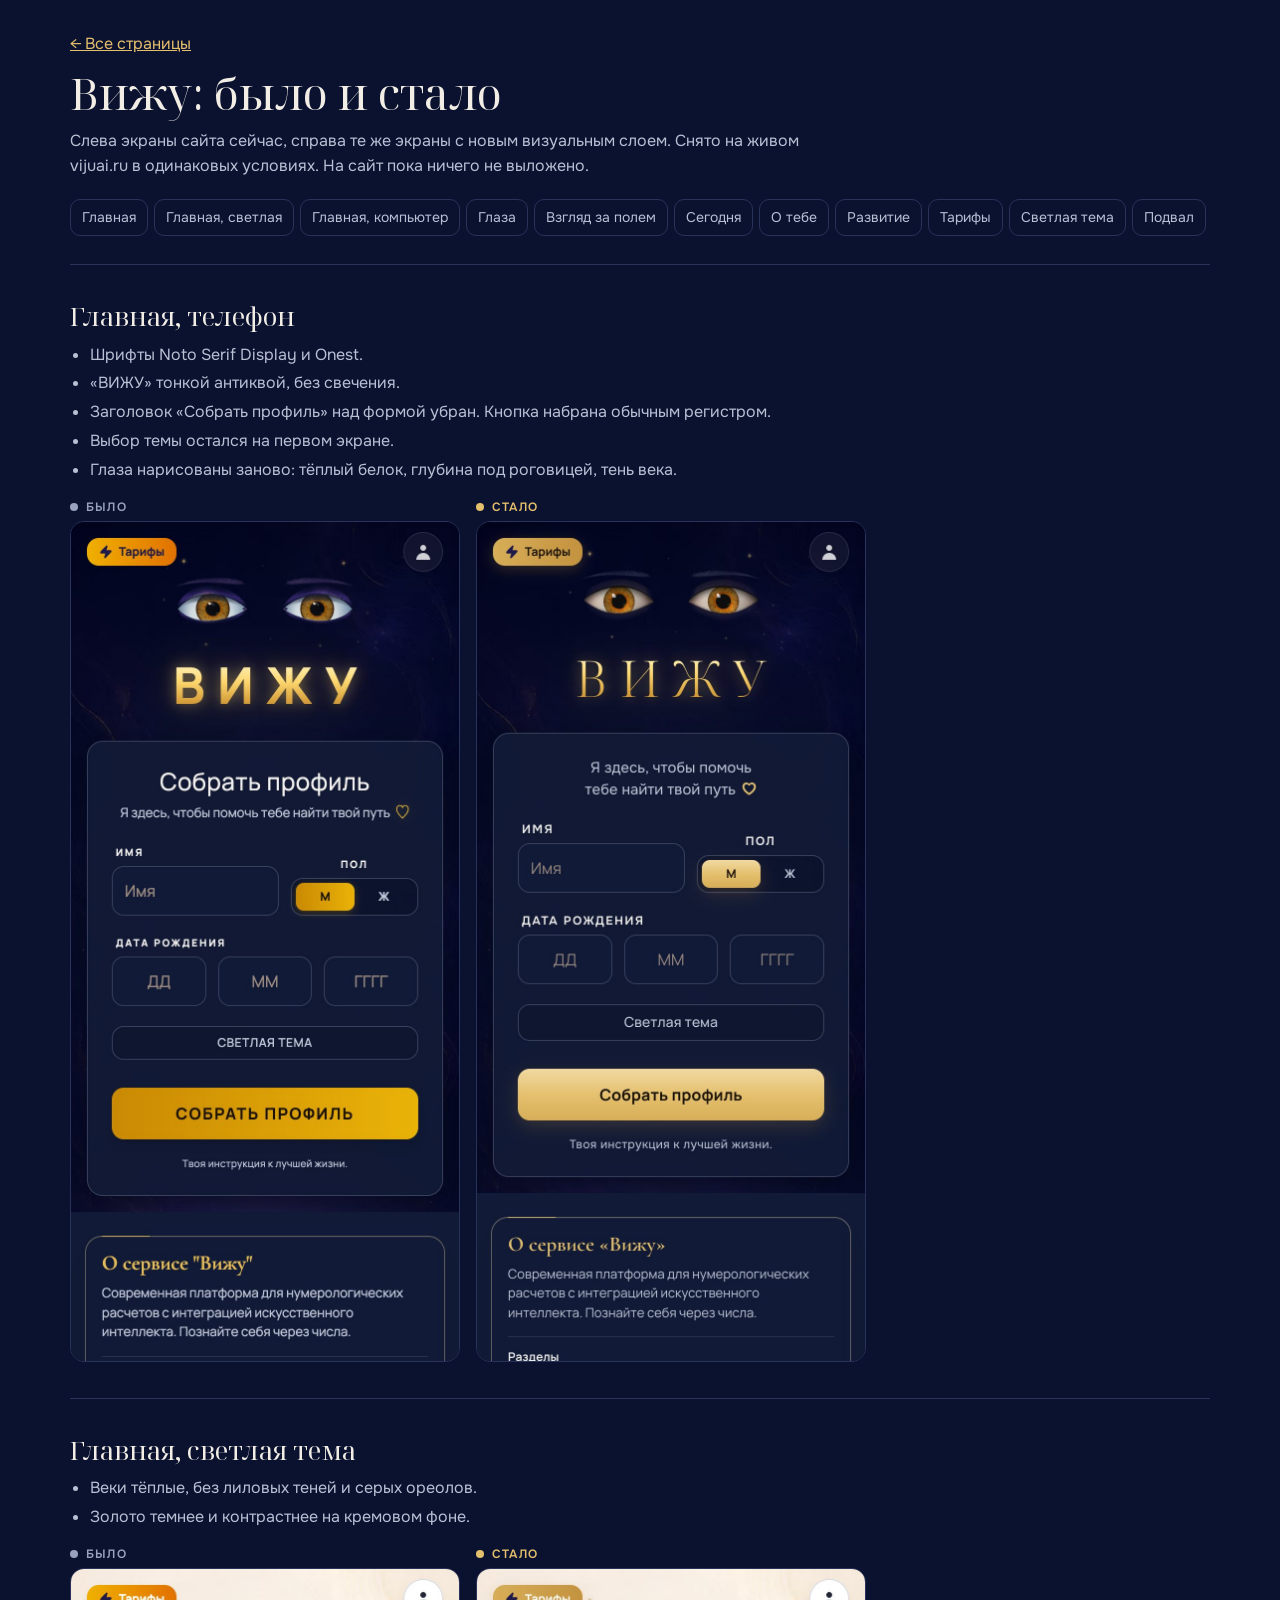
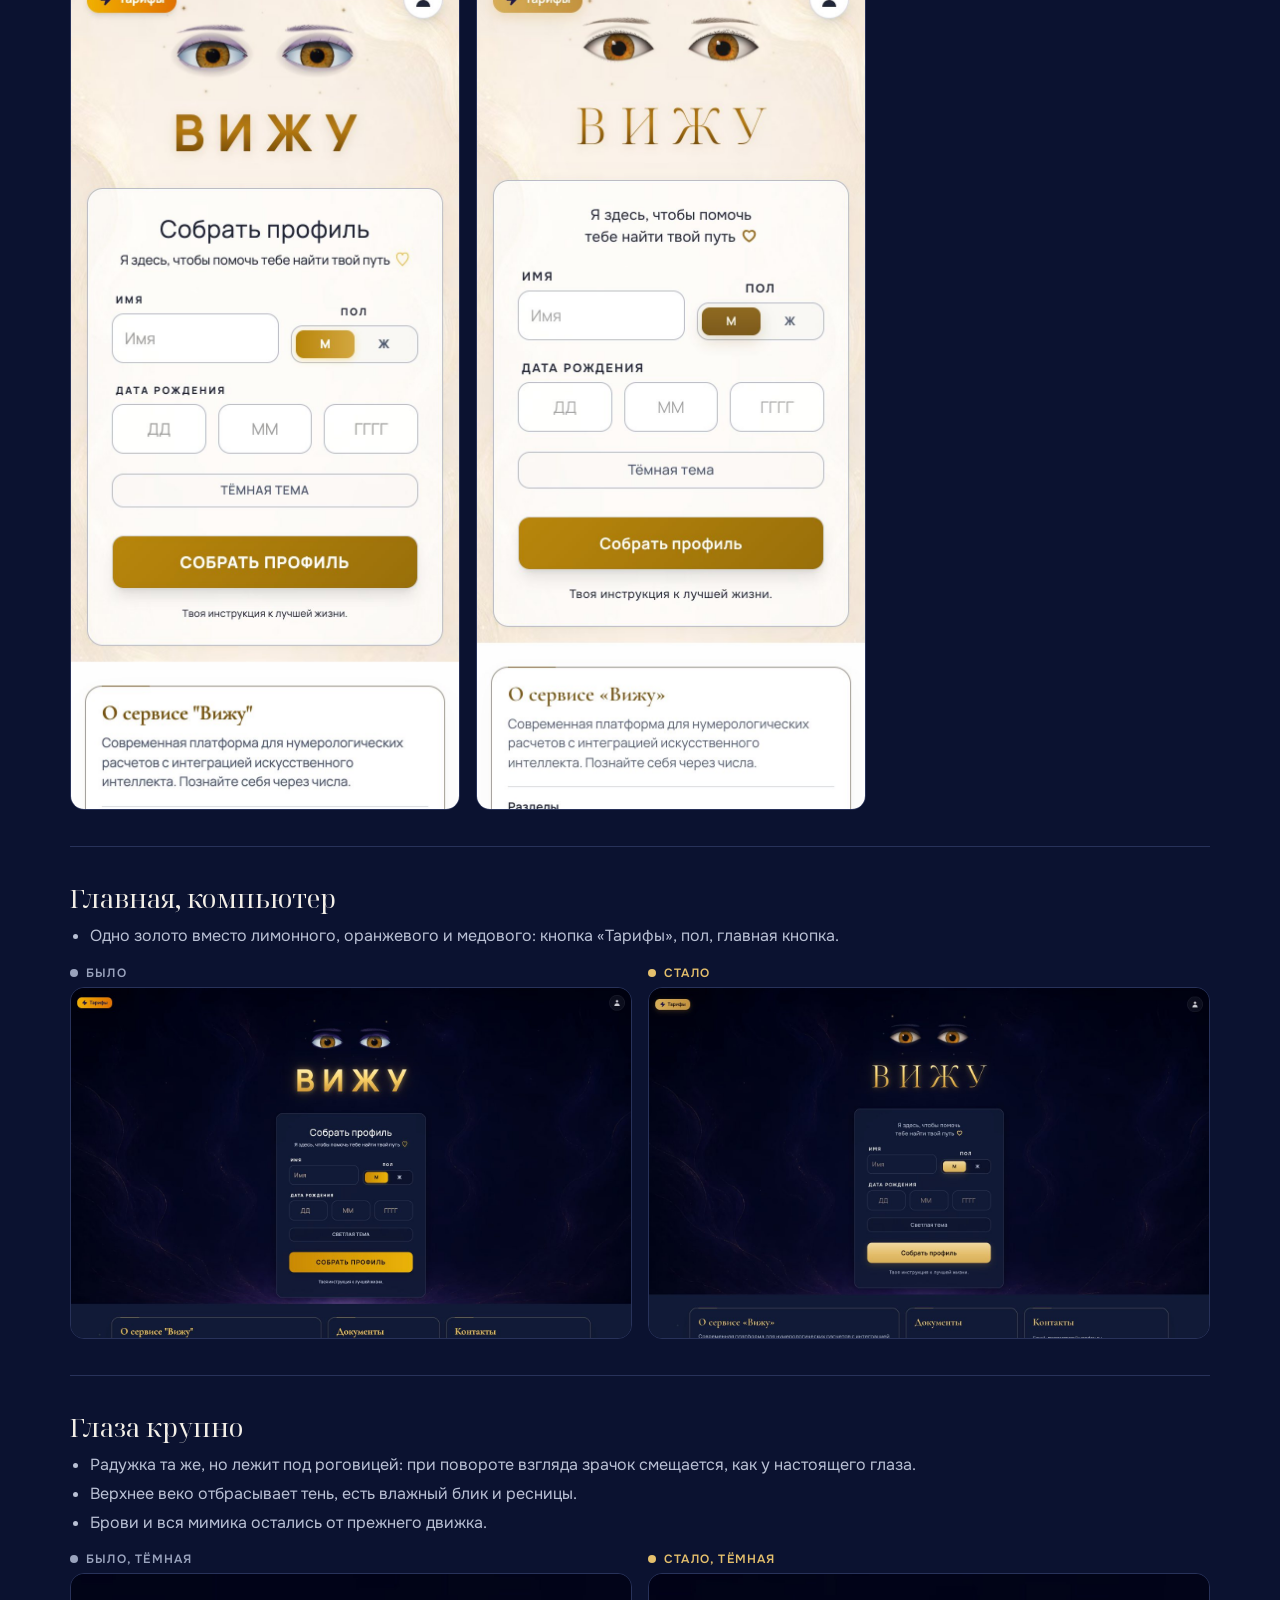
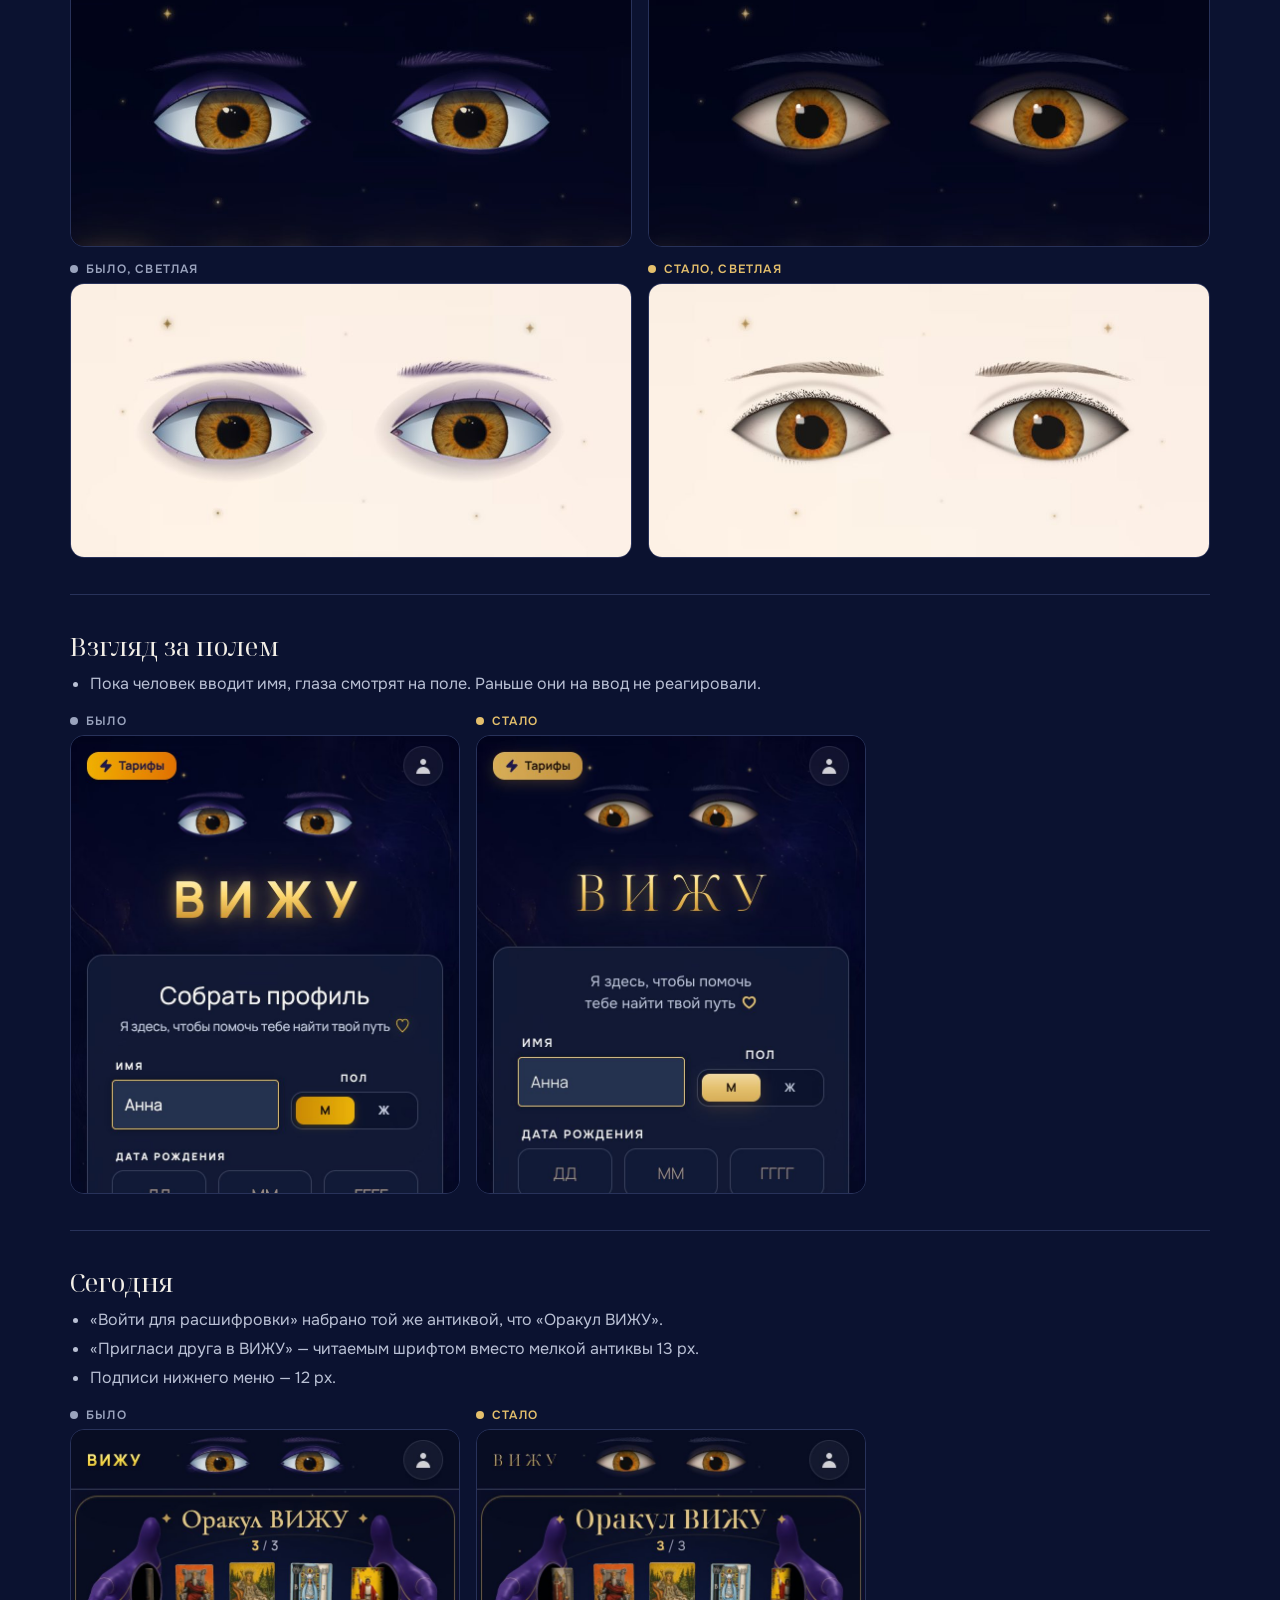
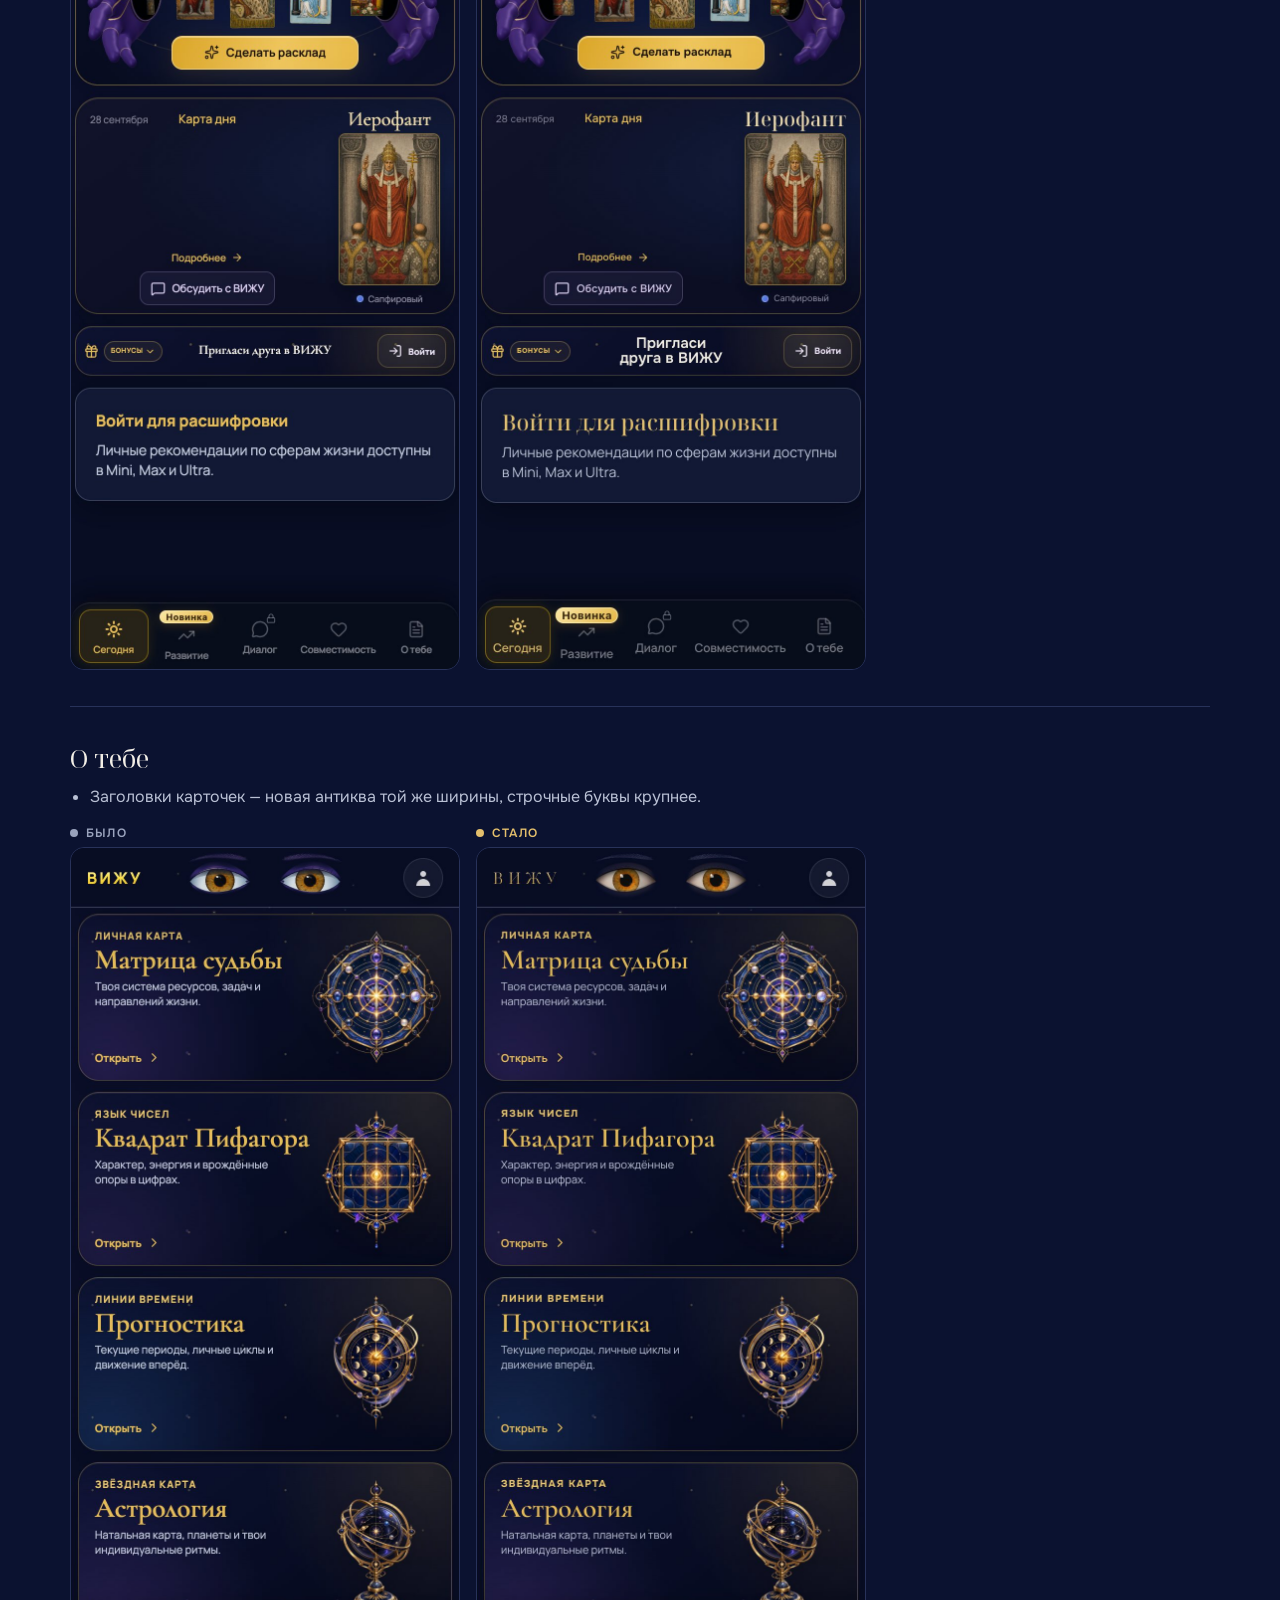
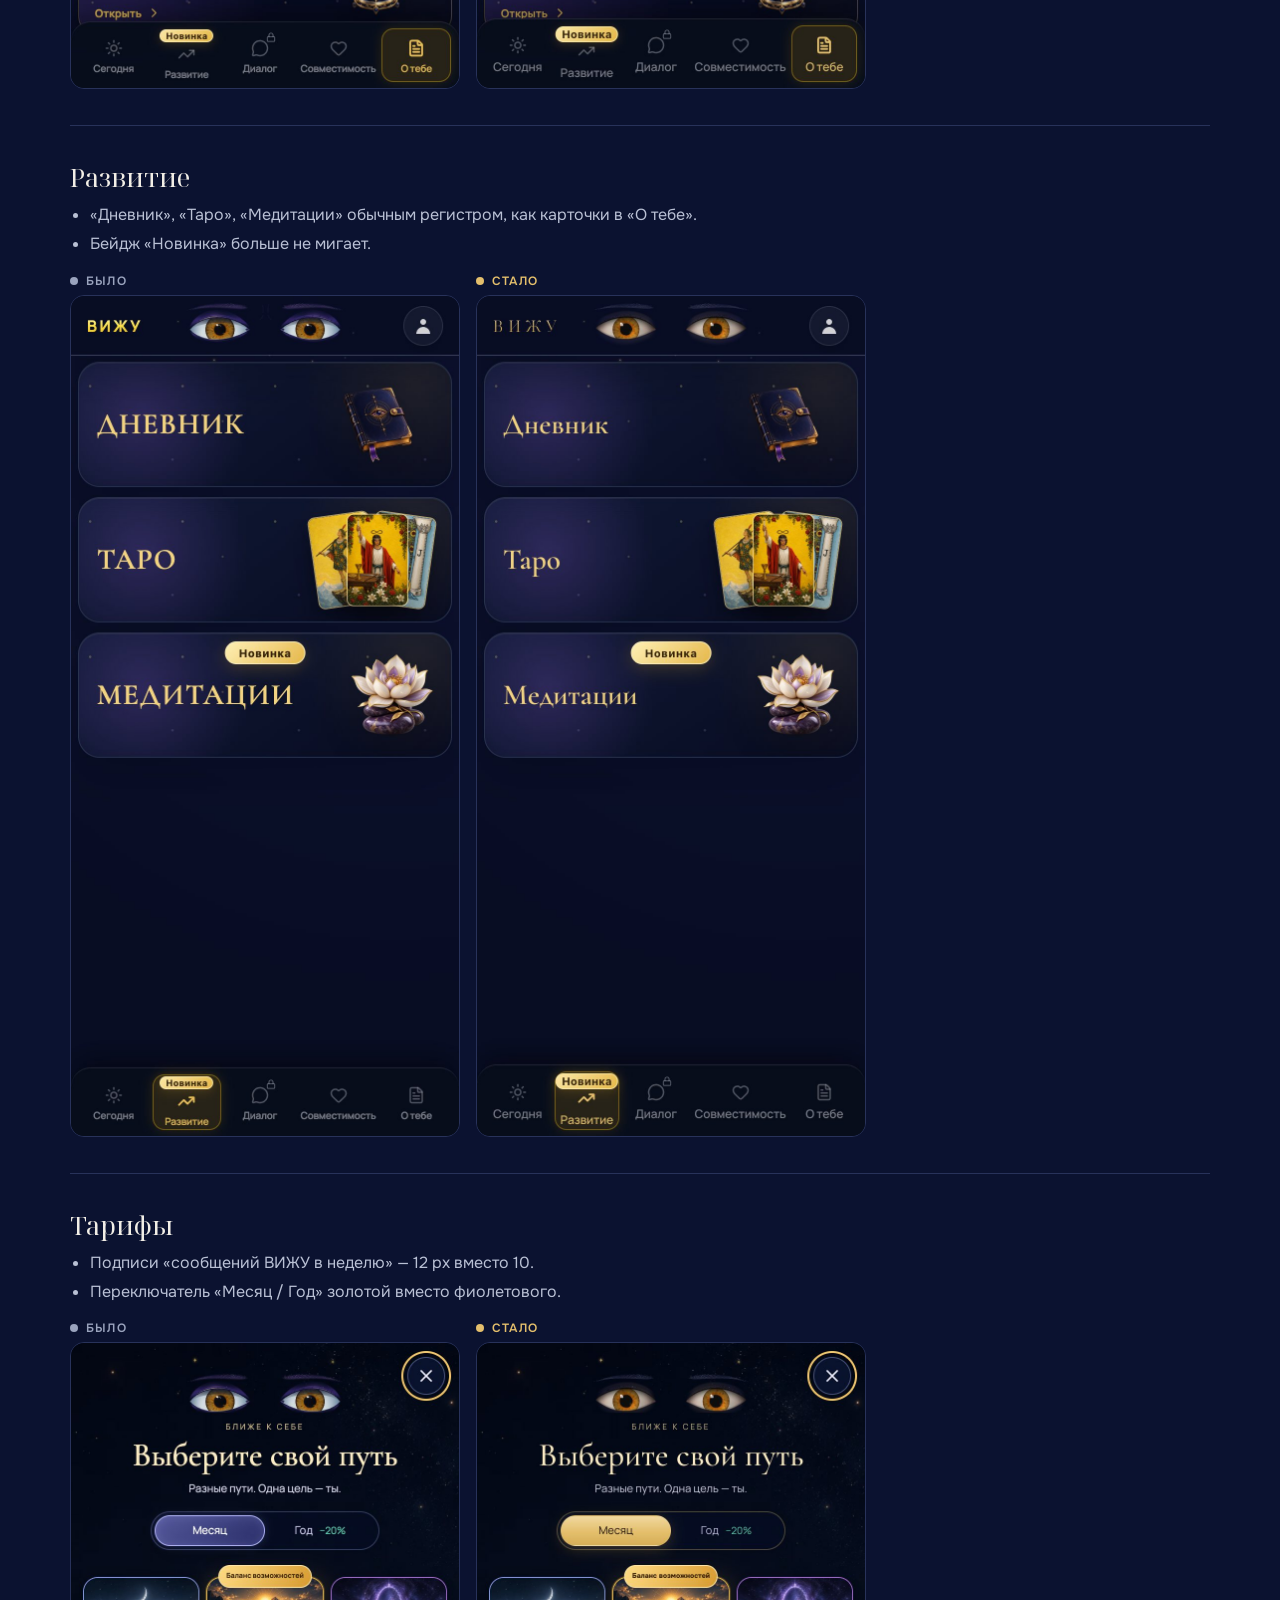
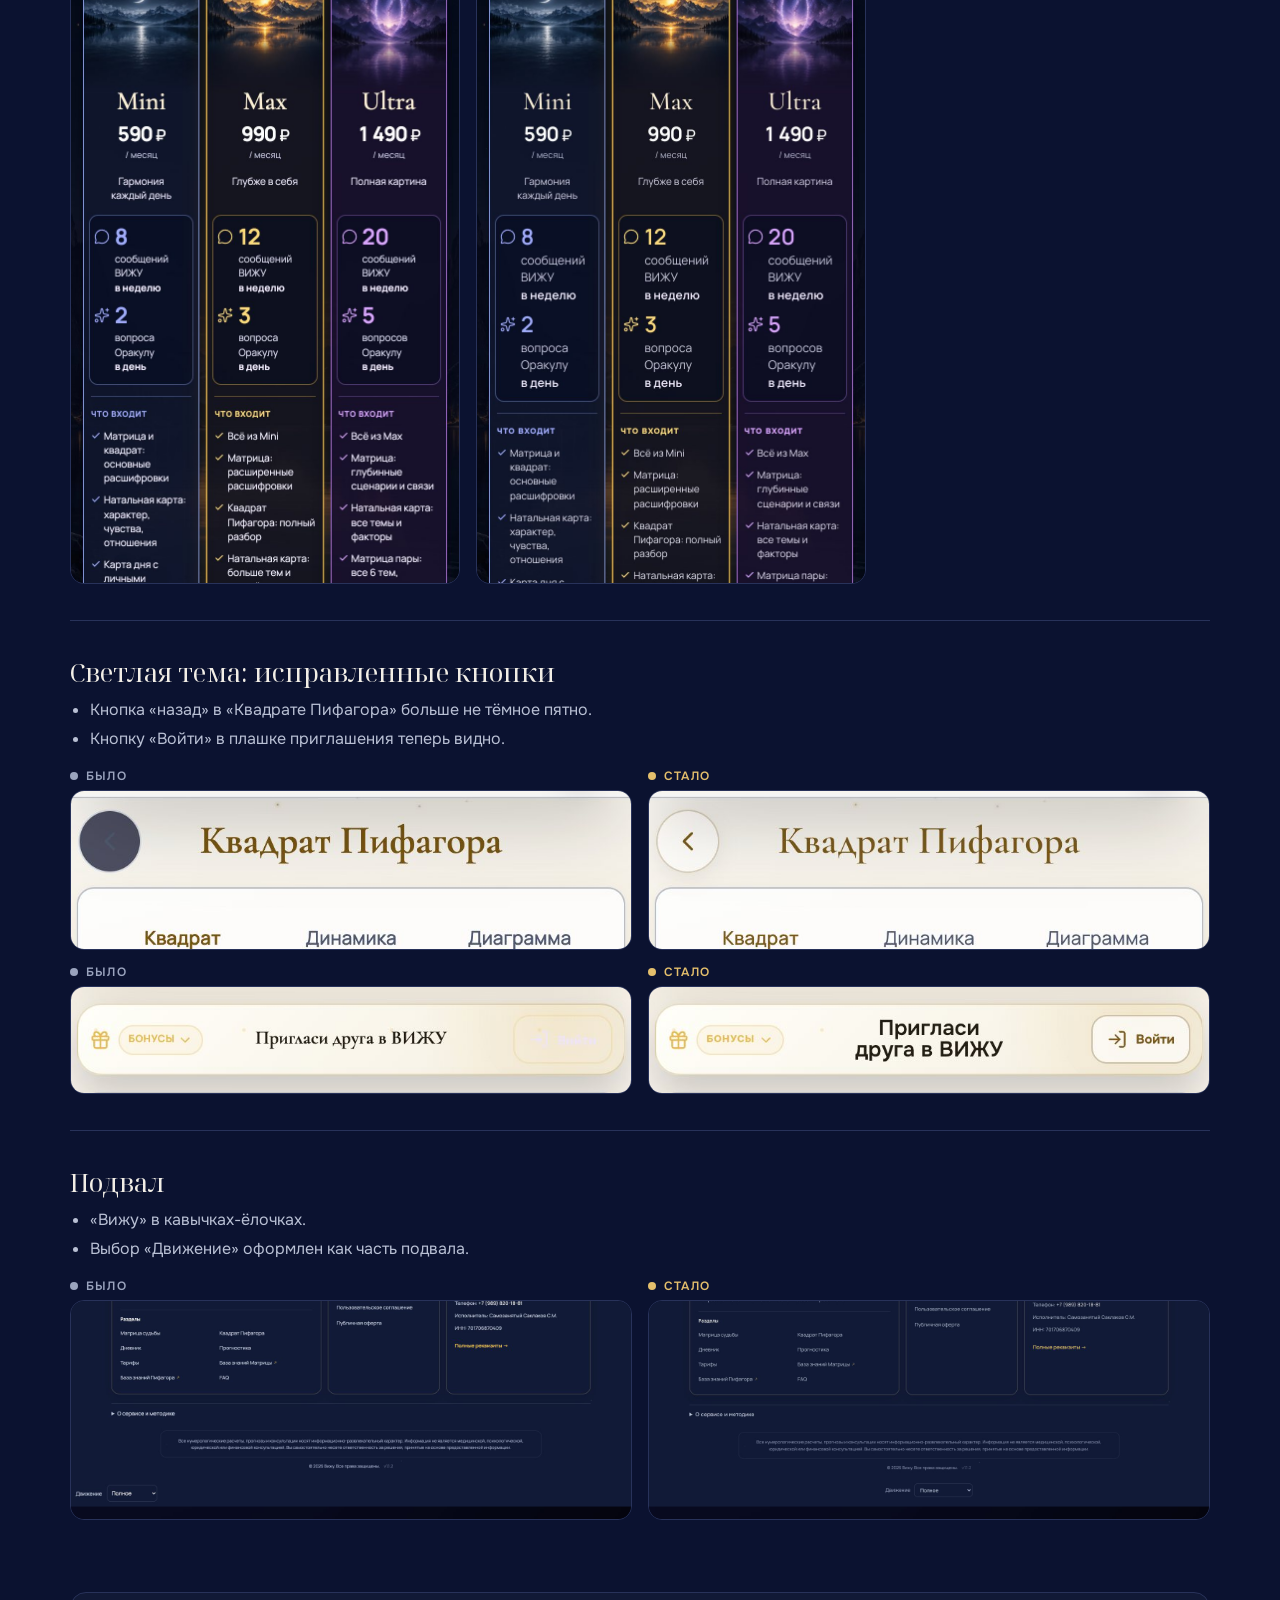
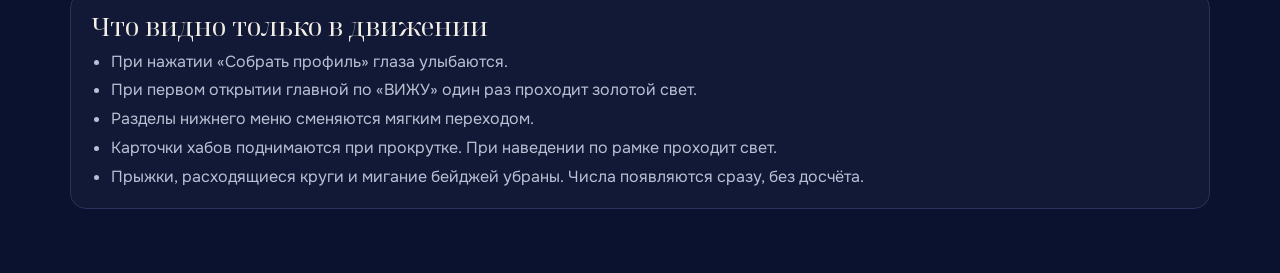
<file: bylo-stalo/index.html>
<!doctype html>
<html lang="ru">
<head>
<meta charset="utf-8">
<meta name="viewport" content="width=device-width, initial-scale=1">
<meta name="robots" content="noindex, nofollow">
<meta property="og:title" content="Вижу: было и стало">
<meta property="og:description" content="Экраны сайта до и после нового визуального слоя.">
<meta property="og:type" content="website">
<title>Вижу: было и стало</title>
<link rel="preconnect" href="https://fonts.googleapis.com">
<link rel="preconnect" href="https://fonts.gstatic.com" crossorigin>
<link rel="stylesheet" href="https://fonts.googleapis.com/css2?family=Noto+Serif+Display:wght@300..500&family=Onest:wght@400..600&display=swap">
<style>
:root {
  color-scheme: dark;
  --bg: #0b1230;
  --surface: #111936;
  --line: #28325a;
  --text: #f2eee6;
  --muted: #b9c0d4;
  --subtle: #8c96b0;
  --gold: #e4bf6c;
  --before: #9aa3bd;
}
* { box-sizing: border-box; }
body { margin: 0; background: var(--bg); color: var(--text); font: 400 16px/1.55 'Onest', system-ui, sans-serif; }
.wrap { max-width: 1180px; margin: 0 auto; padding-inline: 20px; padding-block: 32px 64px; }
h1 { font: 400 clamp(30px, 5vw, 44px)/1.1 'Noto Serif Display', Georgia, serif; margin: 0; }
h2 { font: 400 26px/1.2 'Noto Serif Display', Georgia, serif; margin: 0; text-wrap: balance; }
.lead { color: var(--muted); max-width: 70ch; margin: 12px 0 0; }
nav.toc { display: flex; flex-wrap: wrap; gap: 6px; margin-top: 20px; }
nav.toc a { color: var(--muted); text-decoration: none; font-size: 14px; padding: 7px 11px; border: 1px solid var(--line); border-radius: 10px; }
nav.toc a:hover { color: var(--text); border-color: var(--gold); }
section.pair { padding-block: 36px; border-top: 1px solid var(--line); scroll-margin-top: 12px; }
section.pair:first-of-type { margin-top: 28px; }
.changes { margin: 10px 0 18px; padding-left: 20px; color: var(--muted); max-width: 80ch; }
.changes li + li { margin-top: 4px; }
.grid { display: grid; grid-template-columns: repeat(2, minmax(0, 1fr)); gap: 16px; align-items: start; }
.grid.phone { grid-template-columns: repeat(2, minmax(0, 390px)); justify-content: start; }
figure { margin: 0; min-width: 0; }
figure img { display: block; width: 100%; height: auto; border-radius: 14px; border: 1px solid var(--line); }
figcaption { display: flex; align-items: center; gap: 8px; margin-bottom: 8px; font: 600 12px/1 'Onest', sans-serif; letter-spacing: .1em; text-transform: uppercase; }
figcaption.before { color: var(--before); }
figcaption.after { color: var(--gold); }
figcaption i { width: 8px; height: 8px; border-radius: 50%; background: currentColor; }
.note { margin-top: 36px; padding: 18px 20px; border: 1px solid var(--line); border-radius: 16px; background: var(--surface); }
.note ul { margin: 8px 0 0; padding-left: 20px; color: var(--muted); }
.note li + li { margin-top: 4px; }
@media (max-width: 640px) {
  .grid, .grid.phone { grid-template-columns: 1fr; }
}
</style>

</head>
<body>
<div class="wrap">
  <p style="margin:0 0 12px"><a href="../" style="color:#e4bf6c">← Все страницы</a></p>
  <h1>Вижу: было и стало</h1>
  <p class="lead">Слева экраны сайта сейчас, справа те же экраны с новым визуальным слоем. Снято на живом vijuai.ru в одинаковых условиях. На сайт пока ничего не выложено.</p>
  <nav class="toc" aria-label="Экраны">
    <a href="#home">Главная</a><a href="#home-light">Главная, светлая</a><a href="#home-desk">Главная, компьютер</a>
    <a href="#eyes">Глаза</a><a href="#gaze">Взгляд за полем</a><a href="#today">Сегодня</a><a href="#about">О тебе</a>
    <a href="#growth">Развитие</a><a href="#tariffs">Тарифы</a><a href="#light-fixes">Светлая тема</a><a href="#footer">Подвал</a>
  </nav>

  <section class="pair" id="home">
    <h2>Главная, телефон</h2>
    <ul class="changes">
      <li>Шрифты Noto Serif Display и Onest.</li>
      <li>«ВИЖУ» тонкой антиквой, без свечения.</li>
      <li>Заголовок «Собрать профиль» над формой убран. Кнопка набрана обычным регистром.</li>
      <li>Выбор темы остался на первом экране.</li>
      <li>Глаза нарисованы заново: тёплый белок, глубина под роговицей, тень века.</li>
    </ul>
    <div class="grid phone">
      <figure><figcaption class="before"><i></i>Было</figcaption><img src="img/home-m-before.jpg" alt="Главная на телефоне сейчас"></figure>
      <figure><figcaption class="after"><i></i>Стало</figcaption><img src="img/home-m-after.jpg" alt="Главная на телефоне с новым слоем"></figure>
    </div>
  </section>

  <section class="pair" id="home-light">
    <h2>Главная, светлая тема</h2>
    <ul class="changes">
      <li>Веки тёплые, без лиловых теней и серых ореолов.</li>
      <li>Золото темнее и контрастнее на кремовом фоне.</li>
    </ul>
    <div class="grid phone">
      <figure><figcaption class="before"><i></i>Было</figcaption><img loading="lazy" decoding="async" src="img/home-m-light-before.jpg" alt="Светлая главная сейчас"></figure>
      <figure><figcaption class="after"><i></i>Стало</figcaption><img loading="lazy" decoding="async" src="img/home-m-light-after.jpg" alt="Светлая главная с новым слоем"></figure>
    </div>
  </section>

  <section class="pair" id="home-desk">
    <h2>Главная, компьютер</h2>
    <ul class="changes">
      <li>Одно золото вместо лимонного, оранжевого и медового: кнопка «Тарифы», пол, главная кнопка.</li>
    </ul>
    <div class="grid">
      <figure><figcaption class="before"><i></i>Было</figcaption><img loading="lazy" decoding="async" src="img/home-d-before.jpg" alt="Главная на компьютере сейчас"></figure>
      <figure><figcaption class="after"><i></i>Стало</figcaption><img loading="lazy" decoding="async" src="img/home-d-after.jpg" alt="Главная на компьютере с новым слоем"></figure>
    </div>
  </section>

  <section class="pair" id="eyes">
    <h2>Глаза крупно</h2>
    <ul class="changes">
      <li>Радужка та же, но лежит под роговицей: при повороте взгляда зрачок смещается, как у настоящего глаза.</li>
      <li>Верхнее веко отбрасывает тень, есть влажный блик и ресницы.</li>
      <li>Брови и вся мимика остались от прежнего движка.</li>
    </ul>
    <div class="grid">
      <figure><figcaption class="before"><i></i>Было, тёмная</figcaption><img loading="lazy" decoding="async" src="img/eyes-dark-before.jpg" alt="Глаза крупно сейчас, тёмная тема"></figure>
      <figure><figcaption class="after"><i></i>Стало, тёмная</figcaption><img loading="lazy" decoding="async" src="img/eyes-dark-after.jpg" alt="Новые глаза, тёмная тема"></figure>
      <figure><figcaption class="before"><i></i>Было, светлая</figcaption><img loading="lazy" decoding="async" src="img/eyes-light-before.jpg" alt="Глаза крупно сейчас, светлая тема"></figure>
      <figure><figcaption class="after"><i></i>Стало, светлая</figcaption><img loading="lazy" decoding="async" src="img/eyes-light-after.jpg" alt="Новые глаза, светлая тема"></figure>
    </div>
  </section>

  <section class="pair" id="gaze">
    <h2>Взгляд за полем</h2>
    <ul class="changes">
      <li>Пока человек вводит имя, глаза смотрят на поле. Раньше они на ввод не реагировали.</li>
    </ul>
    <div class="grid phone">
      <figure><figcaption class="before"><i></i>Было</figcaption><img loading="lazy" decoding="async" src="img/gaze-before.jpg" alt="Ввод имени сейчас"></figure>
      <figure><figcaption class="after"><i></i>Стало</figcaption><img loading="lazy" decoding="async" src="img/gaze-after.jpg" alt="Ввод имени: глаза смотрят на поле"></figure>
    </div>
  </section>

  <section class="pair" id="today">
    <h2>Сегодня</h2>
    <ul class="changes">
      <li>«Войти для расшифровки» набрано той же антиквой, что «Оракул ВИЖУ».</li>
      <li>«Пригласи друга в ВИЖУ» — читаемым шрифтом вместо мелкой антиквы 13 px.</li>
      <li>Подписи нижнего меню — 12 px.</li>
    </ul>
    <div class="grid phone">
      <figure><figcaption class="before"><i></i>Было</figcaption><img loading="lazy" decoding="async" src="img/today-before.jpg" alt="Экран Сегодня сейчас"></figure>
      <figure><figcaption class="after"><i></i>Стало</figcaption><img loading="lazy" decoding="async" src="img/today-after.jpg" alt="Экран Сегодня с новым слоем"></figure>
    </div>
  </section>

  <section class="pair" id="about">
    <h2>О тебе</h2>
    <ul class="changes">
      <li>Заголовки карточек — новая антиква той же ширины, строчные буквы крупнее.</li>
    </ul>
    <div class="grid phone">
      <figure><figcaption class="before"><i></i>Было</figcaption><img loading="lazy" decoding="async" src="img/about-before.jpg" alt="Раздел О тебе сейчас"></figure>
      <figure><figcaption class="after"><i></i>Стало</figcaption><img loading="lazy" decoding="async" src="img/about-after.jpg" alt="Раздел О тебе с новым слоем"></figure>
    </div>
  </section>

  <section class="pair" id="growth">
    <h2>Развитие</h2>
    <ul class="changes">
      <li>«Дневник», «Таро», «Медитации» обычным регистром, как карточки в «О тебе».</li>
      <li>Бейдж «Новинка» больше не мигает.</li>
    </ul>
    <div class="grid phone">
      <figure><figcaption class="before"><i></i>Было</figcaption><img loading="lazy" decoding="async" src="img/growth-before.jpg" alt="Раздел Развитие сейчас"></figure>
      <figure><figcaption class="after"><i></i>Стало</figcaption><img loading="lazy" decoding="async" src="img/growth-after.jpg" alt="Раздел Развитие с новым слоем"></figure>
    </div>
  </section>

  <section class="pair" id="tariffs">
    <h2>Тарифы</h2>
    <ul class="changes">
      <li>Подписи «сообщений ВИЖУ в неделю» — 12 px вместо 10.</li>
      <li>Переключатель «Месяц / Год» золотой вместо фиолетового.</li>
    </ul>
    <div class="grid phone">
      <figure><figcaption class="before"><i></i>Было</figcaption><img loading="lazy" decoding="async" src="img/tariffs-before.jpg" alt="Тарифы сейчас"></figure>
      <figure><figcaption class="after"><i></i>Стало</figcaption><img loading="lazy" decoding="async" src="img/tariffs-after.jpg" alt="Тарифы с новым слоем"></figure>
    </div>
  </section>

  <section class="pair" id="light-fixes">
    <h2>Светлая тема: исправленные кнопки</h2>
    <ul class="changes">
      <li>Кнопка «назад» в «Квадрате Пифагора» больше не тёмное пятно.</li>
      <li>Кнопку «Войти» в плашке приглашения теперь видно.</li>
    </ul>
    <div class="grid">
      <figure><figcaption class="before"><i></i>Было</figcaption><img loading="lazy" decoding="async" src="img/back-light-before.jpg" alt="Кнопка назад в светлой теме сейчас"></figure>
      <figure><figcaption class="after"><i></i>Стало</figcaption><img loading="lazy" decoding="async" src="img/back-light-after.jpg" alt="Кнопка назад в светлой теме исправлена"></figure>
      <figure><figcaption class="before"><i></i>Было</figcaption><img loading="lazy" decoding="async" src="img/invite-light-before.jpg" alt="Плашка приглашения в светлой теме сейчас"></figure>
      <figure><figcaption class="after"><i></i>Стало</figcaption><img loading="lazy" decoding="async" src="img/invite-light-after.jpg" alt="Плашка приглашения в светлой теме исправлена"></figure>
    </div>
  </section>

  <section class="pair" id="footer">
    <h2>Подвал</h2>
    <ul class="changes">
      <li>«Вижу» в кавычках-ёлочках.</li>
      <li>Выбор «Движение» оформлен как часть подвала.</li>
    </ul>
    <div class="grid">
      <figure><figcaption class="before"><i></i>Было</figcaption><img loading="lazy" decoding="async" src="img/footer-before.jpg" alt="Подвал сейчас"></figure>
      <figure><figcaption class="after"><i></i>Стало</figcaption><img loading="lazy" decoding="async" src="img/footer-after.jpg" alt="Подвал с новым слоем"></figure>
    </div>
  </section>

  <div class="note">
    <h2>Что видно только в движении</h2>
    <ul>
      <li>При нажатии «Собрать профиль» глаза улыбаются.</li>
      <li>При первом открытии главной по «ВИЖУ» один раз проходит золотой свет.</li>
      <li>Разделы нижнего меню сменяются мягким переходом.</li>
      <li>Карточки хабов поднимаются при прокрутке. При наведении по рамке проходит свет.</li>
      <li>Прыжки, расходящиеся круги и мигание бейджей убраны. Числа появляются сразу, без досчёта.</li>
    </ul>
  </div>
</div>

</body>
</html>
</file>
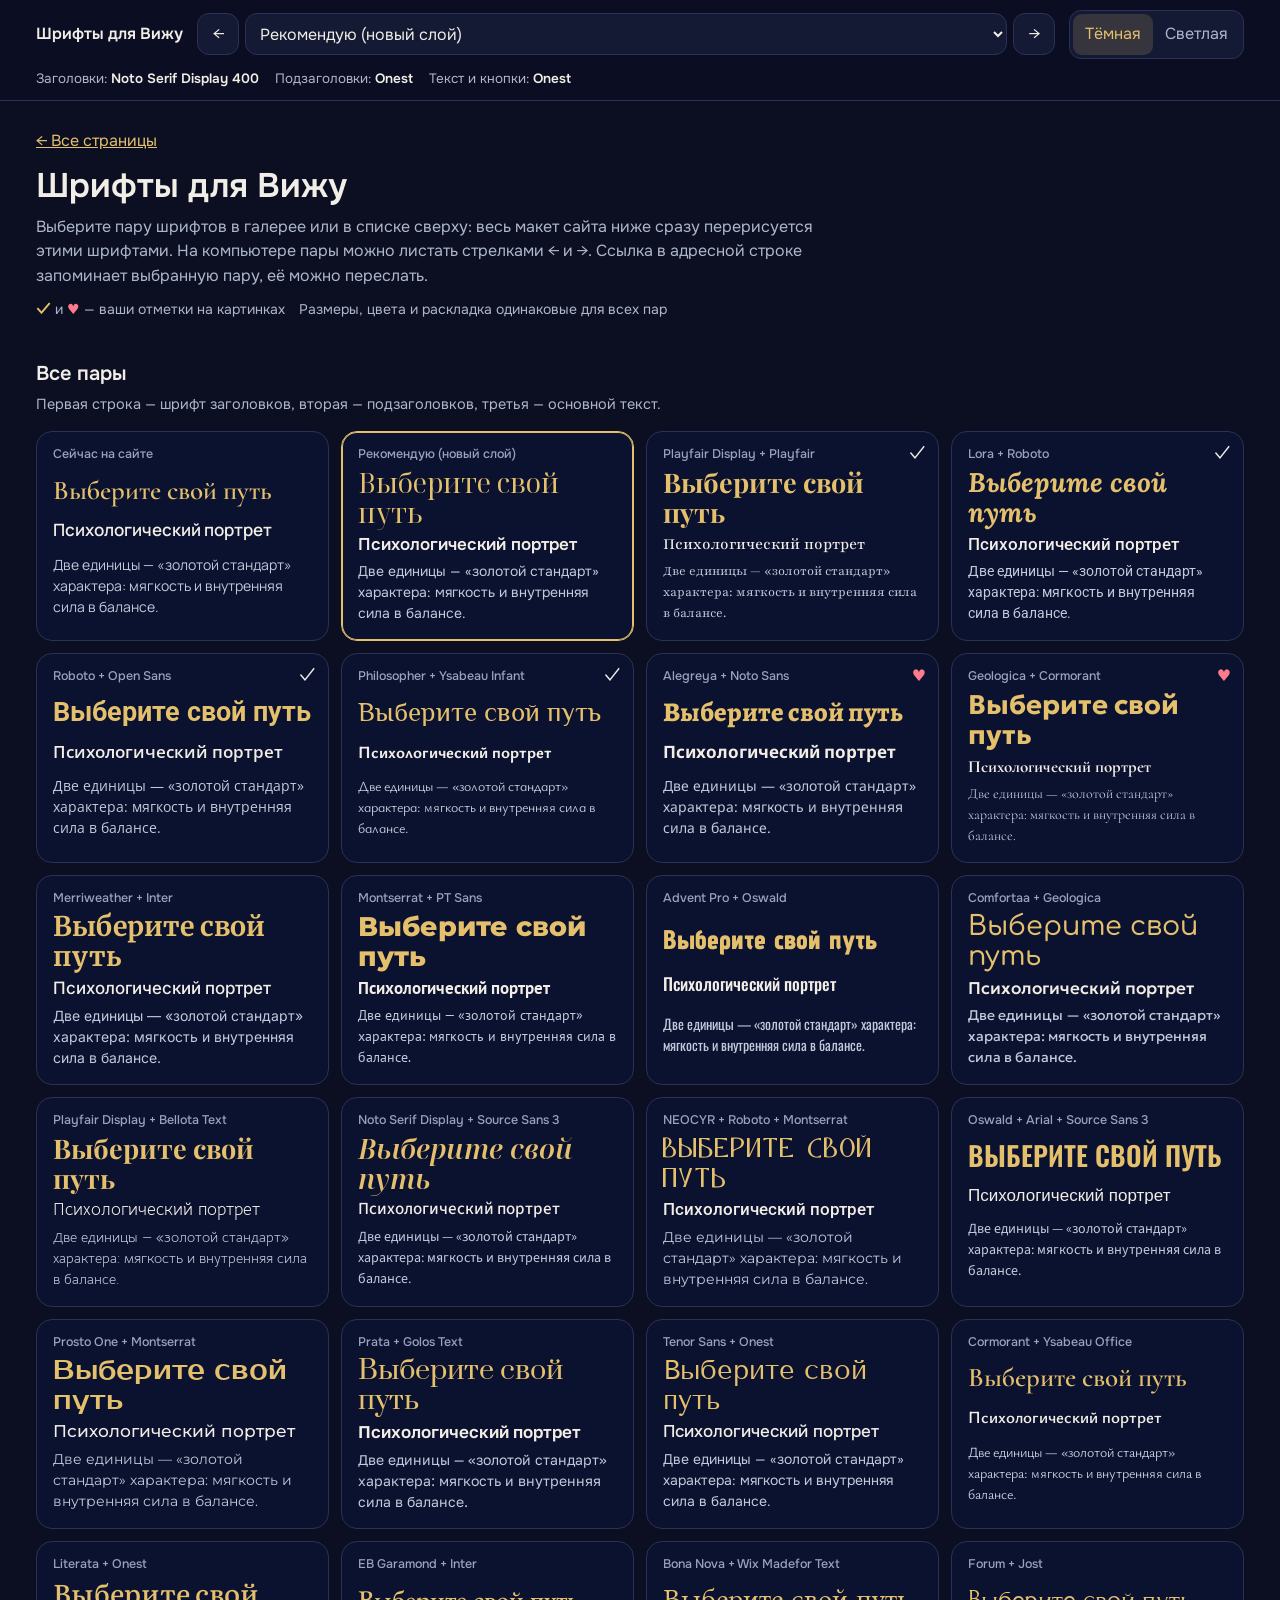
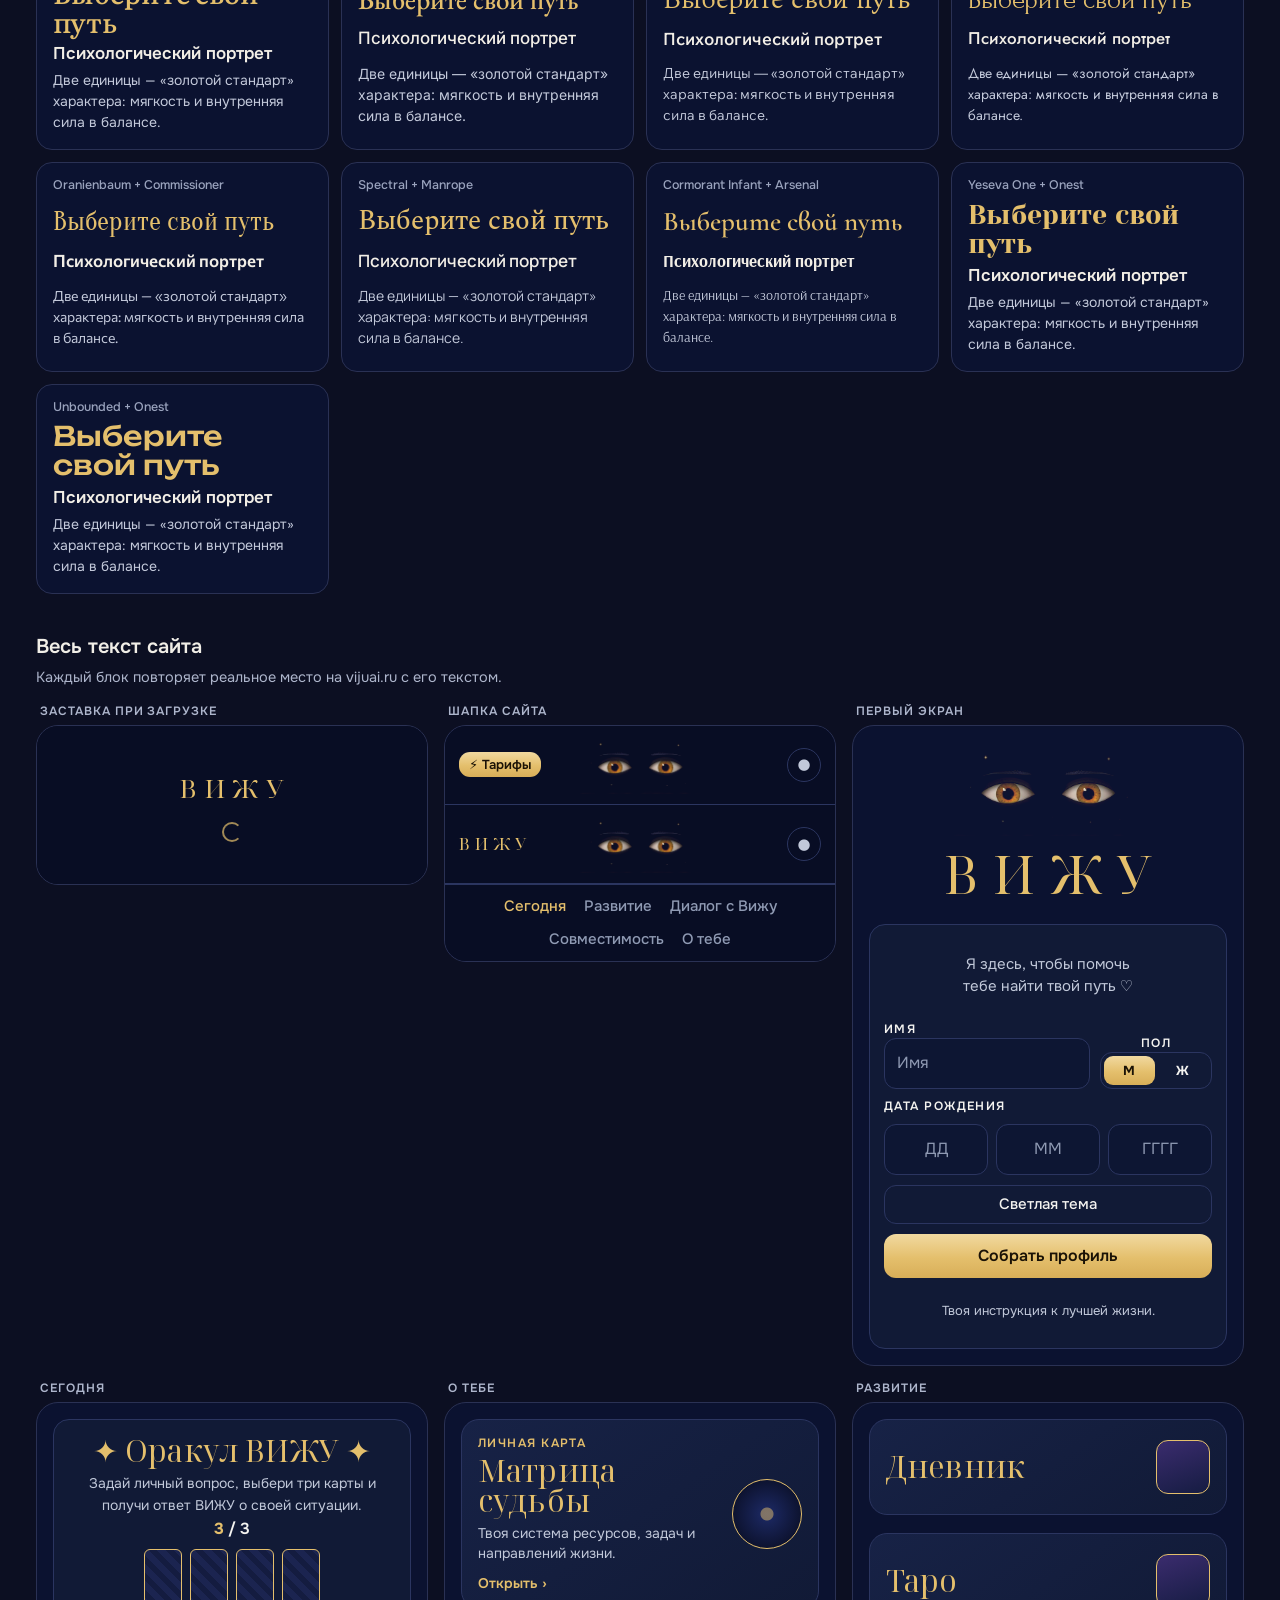
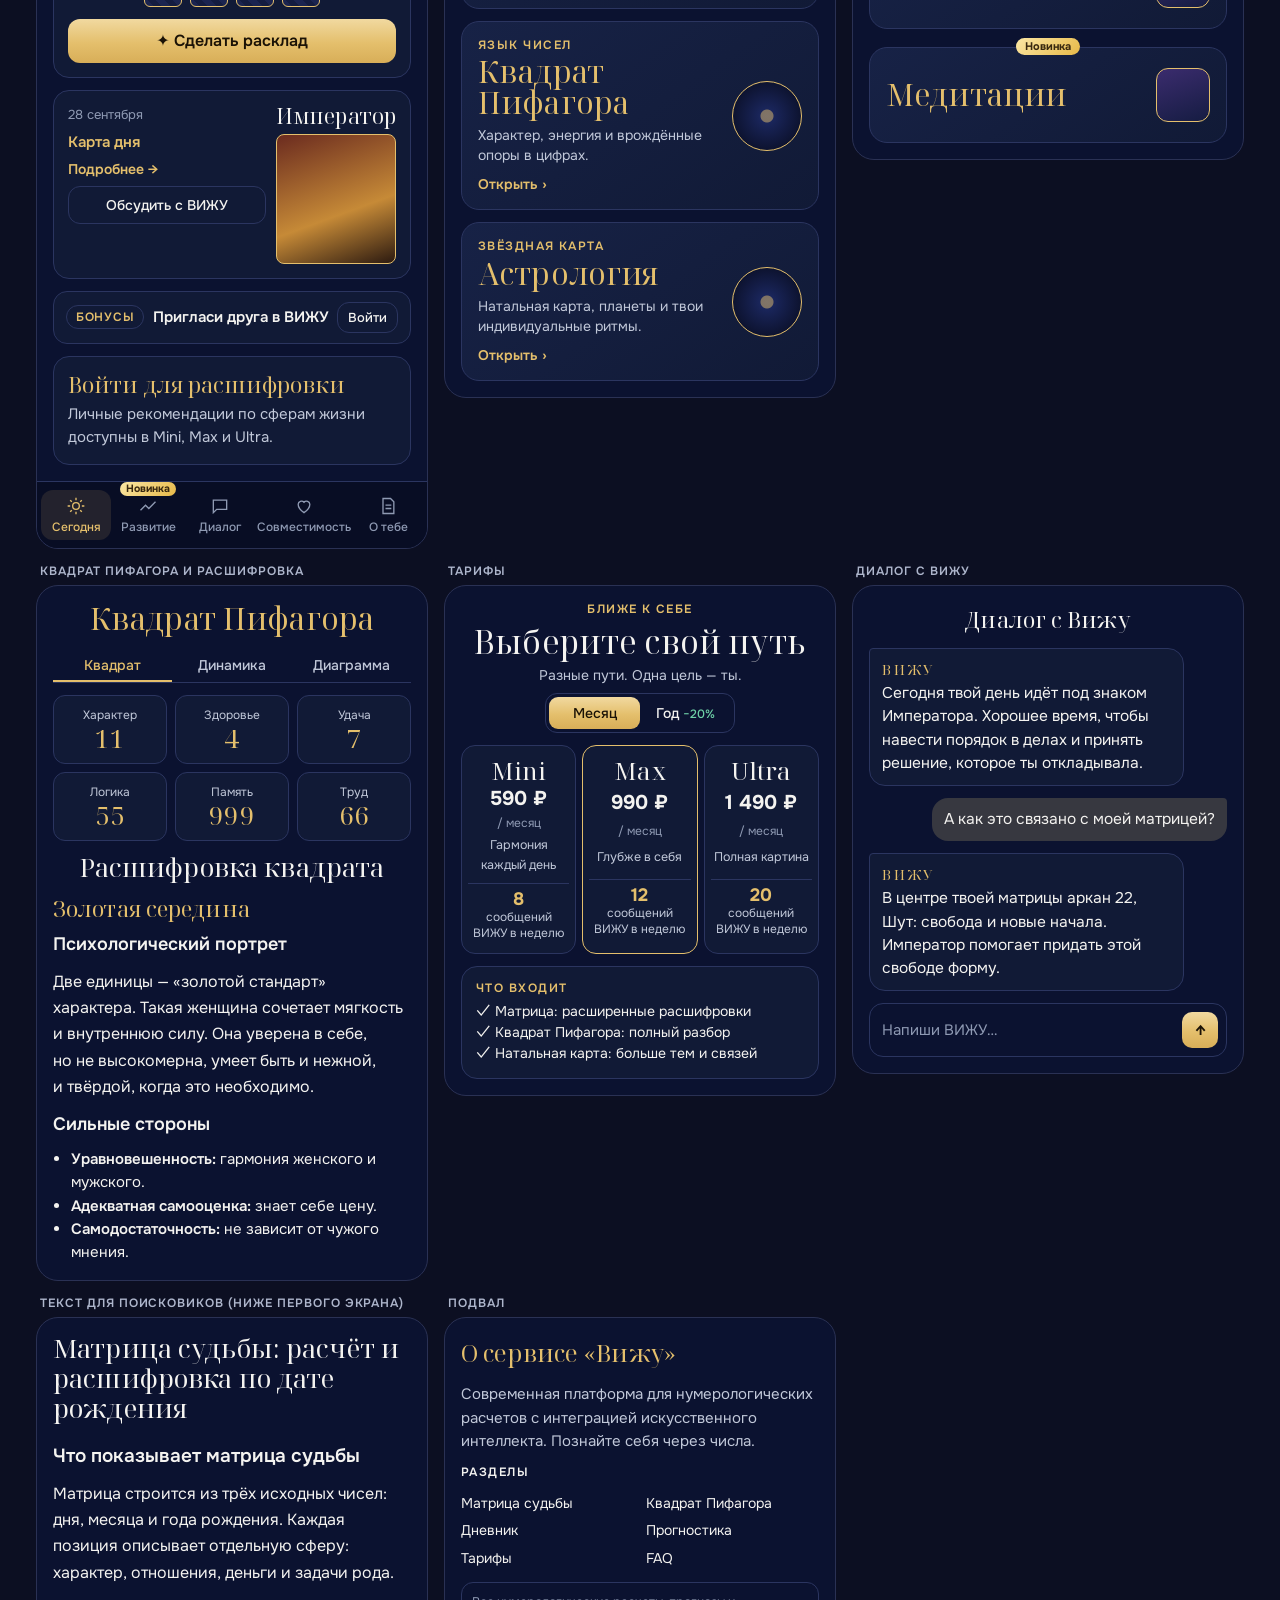
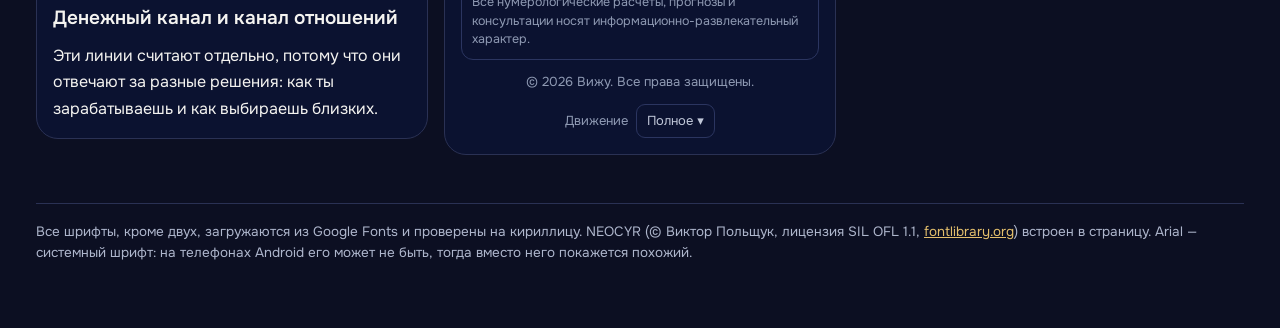
<file: shrifty/index.html>
<!doctype html>
<html lang="ru">
<head>
<meta charset="utf-8">
<meta name="viewport" content="width=device-width, initial-scale=1">
<meta name="robots" content="noindex, nofollow">
<meta property="og:title" content="Шрифты для Вижу">
<meta property="og:description" content="29 пар шрифтов на всём тексте сайта: выбирай и сразу смотри результат.">
<meta property="og:type" content="website">
<title>Шрифты для Вижу</title>
<link rel="preconnect" href="https://fonts.googleapis.com">
<link rel="preconnect" href="https://fonts.gstatic.com" crossorigin>
<link rel="stylesheet" href="https://fonts.googleapis.com/css2?family=Onest:wght@400..700&display=swap">
<style>
@font-face {
  font-family: 'Neocyr';
  src: url([data-uri]) format('truetype');
  font-weight: 400;
  font-style: normal;
  font-display: swap;
}
:root {
  color-scheme: dark;
  --ui-bg: #0c0f22;
  --ui-panel: #141934;
  --ui-line: #2a3154;
  --ui-text: #f1eee7;
  --ui-muted: #aeb6cc;
  --ui-gold: #e4bf6c;
  --ui-font: 'Onest', system-ui, -apple-system, 'Segoe UI', sans-serif;

  /* current pair (set from script) */
  --d: 'Noto Serif Display', Georgia, serif;
  --dw: 400;
  --di: normal;
  --dt: none;
  --dls: 0.005em;
  --s: 'Onest', system-ui, sans-serif;
  --sw: 600;
  --b: 'Onest', system-ui, sans-serif;
}
* { box-sizing: border-box; }
body { margin: 0; background: var(--ui-bg); color: var(--ui-text); font: 400 16px/1.55 var(--ui-font); }
button, select { font: inherit; }
:focus-visible { outline: 2px solid var(--ui-gold); outline-offset: 2px; }

/* ---------- toolbar ---------- */
.bar { position: sticky; top: env(safe-area-inset-top, 0px); z-index: 50; background: rgba(12, 15, 34, 0.94); backdrop-filter: blur(10px); -webkit-backdrop-filter: blur(10px); border-bottom: 1px solid var(--ui-line); }
.bar-in { max-width: 1240px; margin: 0 auto; padding: 10px 16px; display: flex; flex-wrap: wrap; align-items: center; gap: 10px 14px; }
.bar-title { font-weight: 600; white-space: nowrap; }
.picker { display: flex; align-items: center; gap: 6px; flex: 1 1 320px; min-width: 0; }
.picker select { flex: 1; min-width: 0; min-height: 42px; padding: 8px 10px; border-radius: 12px; border: 1px solid var(--ui-line); background: var(--ui-panel); color: var(--ui-text); }
.icon-btn { min-width: 42px; min-height: 42px; border-radius: 12px; border: 1px solid var(--ui-line); background: var(--ui-panel); color: var(--ui-text); cursor: pointer; }
.icon-btn:hover { border-color: var(--ui-gold); }
.seg { display: inline-flex; padding: 3px; border-radius: 12px; border: 1px solid var(--ui-line); background: var(--ui-panel); }
.seg button { border: 0; background: none; color: var(--ui-muted); padding: 8px 12px; border-radius: 9px; cursor: pointer; min-height: 36px; }
.seg button[aria-pressed="true"] { background: rgba(228, 191, 108, 0.16); color: var(--ui-gold); }
.roles { flex-basis: 100%; font-size: 13.5px; color: var(--ui-muted); display: flex; flex-wrap: wrap; gap: 4px 16px; }
.roles b { color: var(--ui-text); font-weight: 600; }
.roles .loading { color: var(--ui-gold); }

.wrap { max-width: 1240px; margin: 0 auto; padding-inline: 16px; padding-block: 28px 64px; }
.intro h1 { font: 600 clamp(26px, 4vw, 34px)/1.15 var(--ui-font); margin: 0; }
.intro p { color: var(--ui-muted); max-width: 72ch; margin: 10px 0 0; }
.legend { display: flex; flex-wrap: wrap; gap: 14px; margin-top: 10px; font-size: 14px; color: var(--ui-muted); }
.legend span b { color: var(--ui-gold); }
h2.block-title { font: 600 20px/1.3 var(--ui-font); margin: 40px 0 6px; }
.block-note { color: var(--ui-muted); font-size: 14.5px; margin: 0 0 16px; }

/* ---------- gallery ---------- */
.gallery { display: grid; grid-template-columns: repeat(auto-fill, minmax(260px, 1fr)); gap: 12px; }
.gcard { position: relative; text-align: left; border: 1px solid var(--ui-line); border-radius: 16px; padding: 14px 16px 16px; background: #0b1230; color: #f2eee6; cursor: pointer; display: grid; gap: 6px; }
.gcard:hover { border-color: rgba(228, 191, 108, 0.5); }
.gcard[aria-pressed="true"] { border-color: var(--ui-gold); box-shadow: 0 0 0 1px var(--ui-gold) inset; }
.gcard .gname { font: 500 12.5px/1.3 var(--ui-font); color: #9aa3bd; padding-right: 30px; }
.gcard .gmark { position: absolute; top: 10px; right: 12px; font-size: 16px; color: #ff7a8a; }
.gcard .gmark.check { color: #f1eee7; }
.gcard .gt { font-size: 27px; line-height: 1.1; color: #e4bf6c; }
.gcard .gs { font-size: 17px; line-height: 1.25; }
.gcard .gb { font-size: 14px; line-height: 1.5; color: #c3c9da; }

/* ---------- site mock ---------- */
.site {
  --m-bg: #0b1230; --m-bg2: #080d24; --m-card: #111a36; --m-card2: #172246; --m-line: #2b3560;
  --m-text: #f4f3f0; --m-muted: #c1c8d9; --m-subtle: #8f9ab3; --m-gold: #e4bf6c; --m-gold-2: #f1d9a0;
  --m-cta: linear-gradient(180deg, #f1d9a0, #e4bf6c 55%, #d8ae58); --m-cta-ink: #1a1206; --m-violet: #9d8cf0;
  display: grid; grid-template-columns: repeat(auto-fill, minmax(340px, 1fr)); gap: 16px; align-items: start;
}
.site[data-theme="light"] {
  --m-bg: #f6f1e8; --m-bg2: #efe7d8; --m-card: #fffdf8; --m-card2: #f4ede0; --m-line: #dcd2c1;
  --m-text: #1f2437; --m-muted: #4e5870; --m-subtle: #6a7287; --m-gold: #7c5a1a; --m-gold-2: #9e7429;
  --m-cta: linear-gradient(180deg, #8f6a22, #7c5a1a); --m-cta-ink: #fffaf0; --m-violet: #5b4bc4;
}
.screen { background: var(--m-bg); color: var(--m-text); border: 1px solid var(--ui-line); border-radius: 22px; overflow: hidden; font-family: var(--b); }
.screen-label { display: block; font: 600 12px/1 var(--ui-font); letter-spacing: 0.08em; text-transform: uppercase; color: var(--ui-muted); margin: 0 0 8px 4px; }
.screen-wrap { min-width: 0; }
.pad { padding: 16px; display: grid; gap: 12px; }

/* shared roles */
.dsp { font-family: var(--d); font-weight: var(--dw); font-style: var(--di); text-transform: var(--dt); letter-spacing: var(--dls); }
.sub { font-family: var(--s); font-weight: var(--sw); }
.eyebrow { font: 600 12px/1.3 var(--b); letter-spacing: 0.12em; text-transform: uppercase; color: var(--m-gold); }
.muted { color: var(--m-muted); }
.subtle { color: var(--m-subtle); }
.card { background: var(--m-card); border: 1px solid var(--m-line); border-radius: 16px; padding: 14px; }
.btn { display: inline-flex; align-items: center; justify-content: center; gap: 6px; border-radius: 12px; padding: 11px 14px; font: 600 15px/1 var(--b); }
.btn-cta { background: var(--m-cta); color: var(--m-cta-ink); width: 100%; padding: 14px; font-size: 16px; }
.btn-line { border: 1px solid var(--m-line); color: var(--m-text); background: transparent; font-weight: 500; }
.num { font-variant-numeric: tabular-nums; }

/* header */
.m-header { display: grid; grid-template-columns: 1fr auto 1fr; align-items: center; padding: 10px 14px; border-bottom: 1px solid var(--m-line); background: var(--m-bg2); }
.m-logo-small { font-family: var(--d); font-weight: var(--dw); font-style: var(--di); font-size: 17px; letter-spacing: 0.3em; color: var(--m-gold); }
.m-eyes { width: 120px; height: auto; mix-blend-mode: lighten; }
.site[data-theme="light"] .m-eyes { mix-blend-mode: multiply; }
.m-avatar { justify-self: end; width: 34px; height: 34px; border-radius: 50%; border: 1px solid var(--m-line); display: grid; place-items: center; color: var(--m-muted); font-size: 15px; }
.m-tariffs { justify-self: start; display: inline-flex; align-items: center; gap: 5px; padding: 6px 10px; border-radius: 11px; background: var(--m-cta); color: var(--m-cta-ink); font: 600 13px/1 var(--b); }

/* home */
.m-hero { text-align: center; padding: 18px 16px 8px; }
.m-hero .m-eyes { width: 190px; }
.m-logo { font-family: var(--d); font-weight: var(--dw); font-style: var(--di); font-size: 52px; line-height: 1; letter-spacing: 0.3em; padding-left: 0.3em; color: var(--m-gold); margin-top: 4px; }
.m-form { display: grid; gap: 10px; }
.m-support { text-align: center; font-size: 15px; line-height: 1.45; color: var(--m-muted); text-wrap: balance; }
.m-label { font: 600 12px/1.3 var(--b); letter-spacing: 0.12em; text-transform: uppercase; }
.m-row { display: grid; grid-template-columns: 1fr 112px; gap: 10px; align-items: end; }
.m-input { border: 1px solid var(--m-line); border-radius: 12px; padding: 12px; font-size: 16px; color: var(--m-subtle); background: color-mix(in srgb, var(--m-bg) 50%, transparent); }
.m-pill { display: grid; grid-template-columns: 1fr 1fr; padding: 3px; gap: 3px; border: 1px solid var(--m-line); border-radius: 12px; }
.m-pill span { text-align: center; padding: 8px 0; border-radius: 9px; font: 700 13px/1 var(--b); }
.m-pill span:first-child { background: var(--m-cta); color: var(--m-cta-ink); }
.m-dates { display: grid; grid-template-columns: repeat(3, 1fr); gap: 8px; }
.m-dates .m-input { text-align: center; }
.m-tagline { text-align: center; font-size: 13px; color: var(--m-muted); }

/* today */
.m-oracle { text-align: center; }
.m-oracle .t { font-size: 30px; line-height: 1.1; color: var(--m-gold); }
.m-oracle .q { font: 600 16px/1 var(--b); margin-top: 4px; }
.m-oracle .q b { color: var(--m-gold); }
.m-oracle .cards { display: flex; justify-content: center; gap: 8px; margin: 12px 0; }
.m-oracle .cards i { width: 38px; height: 58px; border-radius: 6px; border: 1px solid var(--m-gold); background: repeating-linear-gradient(45deg, #1b2450 0 6px, #141c40 6px 12px); }
.m-day { display: grid; grid-template-columns: minmax(0, 1fr) minmax(96px, auto); gap: 10px; }
.m-day .date { font-size: 13px; color: var(--m-subtle); }
.m-day .dt { font: 600 15px/1.3 var(--b); color: var(--m-gold); }
.m-day .cardname { font-size: 21px; line-height: 1.1; text-align: center; white-space: nowrap; }
.m-day .art { height: 130px; border-radius: 8px; border: 1px solid var(--m-gold); background: linear-gradient(160deg, #6b2b1f, #c68a37 60%, #2c1a10); }
.m-link { font: 600 14px/1.3 var(--b); color: var(--m-gold); }
.m-invite { display: flex; align-items: center; justify-content: space-between; gap: 8px; border: 1px solid var(--m-line); border-radius: 14px; padding: 10px 12px; background: var(--m-card); }
.m-invite .chip { border: 1px solid var(--m-line); border-radius: 999px; padding: 5px 9px; font: 600 12px/1 var(--b); letter-spacing: 0.06em; text-transform: uppercase; color: var(--m-gold); }
.m-invite .it { font: 600 15px/1.2 var(--b); text-align: center; }
.m-login .t { font-size: 22px; line-height: 1.2; color: var(--m-gold); }

/* about / growth cards */
.m-hub { display: grid; grid-template-columns: 1fr 70px; gap: 10px; align-items: center; background: linear-gradient(145deg, var(--m-card2), var(--m-card)); border: 1px solid var(--m-line); border-radius: 18px; padding: 16px; }
.m-hub .t { font-size: 30px; line-height: 1.02; color: var(--m-gold); margin-top: 4px; }
.m-hub .d { font-size: 14px; line-height: 1.45; color: var(--m-muted); margin-top: 6px; }
.m-hub .art { width: 70px; height: 70px; border-radius: 50%; border: 1px solid var(--m-gold); background: radial-gradient(circle, rgba(228, 191, 108, 0.5) 0 6px, transparent 7px), radial-gradient(circle at 50% 50%, #1d2a66, #0d1330 70%); }
.m-growth { position: relative; display: flex; align-items: center; justify-content: space-between; border: 1px solid var(--m-line); border-radius: 18px; padding: 20px 16px; background: linear-gradient(145deg, var(--m-card2), var(--m-card)); }
.m-growth .t { font-size: 30px; color: var(--m-gold); }
.m-growth .new { position: absolute; top: -10px; left: 50%; transform: translateX(-50%); background: linear-gradient(135deg, #fbe7a5, #e7b948); color: #392910; border-radius: 999px; padding: 3px 9px; font: 700 11px/1 var(--b); }
.m-growth .art { width: 54px; height: 54px; border-radius: 12px; border: 1px solid var(--m-gold); background: linear-gradient(160deg, #3b2c6e, #151c42); }

/* square */
.m-title { font-size: 30px; line-height: 1.12; text-align: center; color: var(--m-gold); }
.m-tabs { display: grid; grid-template-columns: repeat(3, 1fr); border-bottom: 1px solid var(--m-line); }
.m-tabs span { text-align: center; padding: 10px 0; font: 500 14px/1 var(--b); color: var(--m-muted); }
.m-tabs span:first-child { color: var(--m-gold); box-shadow: inset 0 -2px 0 var(--m-gold); }
.m-cells { display: grid; grid-template-columns: repeat(3, 1fr); gap: 8px; }
.m-cells div { border: 1px solid var(--m-line); border-radius: 12px; padding: 10px 4px; text-align: center; background: var(--m-card); }
.m-cells small { display: block; font-size: 12px; color: var(--m-muted); }
.m-cells b { display: block; font-size: 26px; line-height: 1.1; color: var(--m-gold); }
.m-h2 { font-size: 26px; line-height: 1.15; text-align: center; }
.m-h3 { font-size: 22px; line-height: 1.2; color: var(--m-gold); }
.m-h4 { font-size: 18px; line-height: 1.3; }
.m-p { font-size: 16px; line-height: 1.65; }
.m-list { margin: 0; padding-left: 18px; font-size: 15px; line-height: 1.55; }
.m-list li b { font-weight: 600; }

/* tariffs */
.m-tariffs-head { text-align: center; display: grid; gap: 6px; }
.m-tariffs-head .t { font-size: 32px; line-height: 1.1; }
.m-cycle { justify-self: center; display: inline-grid; grid-template-columns: 1fr 1fr; padding: 3px; border: 1px solid var(--m-line); border-radius: 12px; font: 500 14px/1 var(--b); }
.m-cycle span { padding: 9px 16px; border-radius: 9px; }
.m-cycle span:first-child { background: var(--m-cta); color: var(--m-cta-ink); }
.m-cycle em { font-style: normal; color: #6fd3a8; font-size: 12px; }
.m-plans { display: grid; grid-template-columns: repeat(3, minmax(0, 1fr)); gap: 6px; }
.m-plan { border: 1px solid var(--m-line); border-radius: 14px; padding: 12px 6px; text-align: center; background: var(--m-card); display: grid; gap: 4px; }
.m-plan.hot { border-color: var(--m-gold); }
.m-plan .name { font-size: 24px; line-height: 1.1; }
.m-plan .price { font: 700 20px/1.1 var(--b); }
.m-plan .per { font-size: 12px; color: var(--m-subtle); }
.m-plan .tag { font-size: 12.5px; color: var(--m-muted); }
.m-plan .stat { font-size: 12px; line-height: 1.3; color: var(--m-muted); border-top: 1px solid var(--m-line); padding-top: 6px; margin-top: 4px; }
.m-plan .stat b { display: block; font: 700 18px/1.1 var(--b); color: var(--m-gold); }
.m-includes { font-size: 14px; line-height: 1.5; }
.m-includes .eyebrow { margin-bottom: 4px; }

/* dialog */
.m-chat-head { text-align: center; font-size: 22px; }
.m-msg { max-width: 88%; border-radius: 16px; padding: 10px 12px; font-size: 15.5px; line-height: 1.5; }
.m-msg.viju { background: var(--m-card); border: 1px solid var(--m-line); border-top-left-radius: 4px; }
.m-msg.viju .who { font-size: 14px; color: var(--m-gold); letter-spacing: 0.2em; margin-bottom: 2px; }
.m-msg.me { justify-self: end; background: color-mix(in srgb, var(--m-gold) 18%, var(--m-card)); border-top-right-radius: 4px; }
.m-compose { display: flex; gap: 8px; align-items: center; border: 1px solid var(--m-line); border-radius: 14px; padding: 8px 8px 8px 12px; color: var(--m-subtle); font-size: 15px; }
.m-compose span:first-child { flex: 1; }
.m-send { width: 36px; height: 36px; border-radius: 10px; background: var(--m-cta); color: var(--m-cta-ink); display: grid; place-items: center; font-weight: 700; }

/* nav */
.m-nav { display: grid; grid-template-columns: repeat(5, 1fr); gap: 2px; padding: 8px 4px; background: var(--m-bg2); border-top: 1px solid var(--m-line); }
.m-nav span { display: grid; justify-items: center; gap: 4px; font: 500 12px/1.2 var(--b); color: var(--m-subtle); padding: 6px 0; border-radius: 12px; position: relative; }
.m-nav span.on { color: var(--m-gold); background: color-mix(in srgb, var(--m-gold) 12%, transparent); }
.m-nav svg { width: 20px; height: 20px; stroke: currentColor; fill: none; stroke-width: 1.6; }
.m-nav .new { position: absolute; top: -8px; background: linear-gradient(135deg, #fbe7a5, #e7b948); color: #392910; border-radius: 999px; padding: 2px 6px; font: 700 10.5px/1 var(--b); }
.m-desk-nav { display: flex; justify-content: center; gap: 18px; padding: 14px 8px; border-top: 1px solid var(--m-line); background: var(--m-bg2); font: 500 15px/1 var(--b); color: var(--m-subtle); flex-wrap: wrap; }
.m-desk-nav .on { color: var(--m-gold); }

/* seo + footer */
.m-seo h3 { font-size: 26px; line-height: 1.15; margin: 0; }
.m-seo h4 { font-size: 19px; line-height: 1.3; margin: 8px 0 0; }
.m-foot .t { font-size: 24px; color: var(--m-gold); }
.m-foot .links { display: grid; grid-template-columns: 1fr 1fr; gap: 6px 12px; font-size: 14px; }
.m-foot .disc { font-size: 12.5px; line-height: 1.5; color: var(--m-subtle); border: 1px solid var(--m-line); border-radius: 12px; padding: 10px; }
.m-foot .motion { display: flex; justify-content: center; align-items: center; gap: 8px; font-size: 13px; color: var(--m-subtle); }
.m-foot .motion span:last-child { border: 1px solid var(--m-line); border-radius: 9px; padding: 6px 10px; color: var(--m-muted); }

/* splash */
.m-splash { display: grid; place-items: center; gap: 14px; padding: 42px 16px; background: var(--m-bg2); }
.m-splash .mark { font-family: var(--d); font-weight: var(--dw); font-style: var(--di); font-size: 26px; letter-spacing: 0.3em; padding-left: 0.3em; color: var(--m-gold); }
.m-splash .spin { width: 20px; height: 20px; border-radius: 50%; border: 2px solid var(--m-gold); border-right-color: transparent; opacity: .7; }

.foot { margin-top: 48px; padding-top: 18px; border-top: 1px solid var(--ui-line); color: var(--ui-muted); font-size: 13.5px; }
.foot a { color: var(--ui-gold); }

@media (max-width: 520px) {
  .site { grid-template-columns: 1fr; }
  .bar-title { display: none; }
}
</style>

</head>
<body>
<div class="bar">
  <div class="bar-in">
    <span class="bar-title">Шрифты для Вижу</span>
    <div class="picker">
      <button class="icon-btn" type="button" id="prev" aria-label="Предыдущая пара">←</button>
      <select id="pair" aria-label="Пара шрифтов"></select>
      <button class="icon-btn" type="button" id="next" aria-label="Следующая пара">→</button>
    </div>
    <div class="seg" role="group" aria-label="Тема сайта">
      <button type="button" id="themeDark" aria-pressed="true">Тёмная</button>
      <button type="button" id="themeLight" aria-pressed="false">Светлая</button>
    </div>
    <div class="roles" id="roles" aria-live="polite"></div>
  </div>
</div>

<main class="wrap">
  <p style="margin:0 0 12px"><a href="../" style="color:#e4bf6c">← Все страницы</a></p>
  <section class="intro">
    <h1>Шрифты для Вижу</h1>
    <p>Выберите пару шрифтов в галерее или в списке сверху: весь макет сайта ниже сразу перерисуется этими шрифтами. На компьютере пары можно листать стрелками ← и →. Ссылка в адресной строке запоминает выбранную пару, её можно переслать.</p>
    <div class="legend"><span><b>✓</b> и <b style="color:#ff7a8a">♥</b> — ваши отметки на картинках</span><span>Размеры, цвета и раскладка одинаковые для всех пар</span></div>
  </section>

  <h2 class="block-title">Все пары</h2>
  <p class="block-note">Первая строка — шрифт заголовков, вторая — подзаголовков, третья — основной текст.</p>
  <div class="gallery" id="gallery"></div>

  <h2 class="block-title" id="mock-title">Весь текст сайта</h2>
  <p class="block-note">Каждый блок повторяет реальное место на vijuai.ru с его текстом.</p>
  <div class="site" id="site" data-theme="dark">

    <div class="screen-wrap"><span class="screen-label">Заставка при загрузке</span>
      <div class="screen"><div class="m-splash"><div class="mark">ВИЖУ</div><div class="spin" aria-hidden="true"></div></div></div>
    </div>

    <div class="screen-wrap"><span class="screen-label">Шапка сайта</span>
      <div class="screen">
        <div class="m-header"><span class="m-tariffs">⚡ Тарифы</span><img class="m-eyes" src="[data-uri]" alt="" data-eyes><span class="m-avatar">●</span></div>
        <div class="m-header"><span class="m-logo-small">ВИЖУ</span><img class="m-eyes" src="[data-uri]" alt="" data-eyes><span class="m-avatar">●</span></div>
        <div class="m-desk-nav"><span class="on">Сегодня</span><span>Развитие</span><span>Диалог с Вижу</span><span>Совместимость</span><span>О тебе</span></div>
      </div>
    </div>

    <div class="screen-wrap"><span class="screen-label">Первый экран</span>
      <div class="screen">
        <div class="m-hero"><img class="m-eyes" src="[data-uri]" alt="" data-eyes><div class="m-logo">ВИЖУ</div></div>
        <div class="pad"><div class="card m-form">
          <p class="m-support">Я здесь, чтобы помочь тебе найти твой путь ♡</p>
          <div class="m-row"><div><div class="m-label">Имя</div><div class="m-input">Имя</div></div><div><div class="m-label" style="text-align:center">Пол</div><div class="m-pill"><span>М</span><span>Ж</span></div></div></div>
          <div class="m-label">Дата рождения</div>
          <div class="m-dates"><div class="m-input">ДД</div><div class="m-input">ММ</div><div class="m-input">ГГГГ</div></div>
          <div class="btn btn-line">Светлая тема</div>
          <div class="btn btn-cta">Собрать профиль</div>
          <p class="m-tagline">Твоя инструкция к лучшей жизни.</p>
        </div></div>
      </div>
    </div>

    <div class="screen-wrap"><span class="screen-label">Сегодня</span>
      <div class="screen"><div class="pad">
        <div class="card m-oracle"><div class="t dsp">✦ Оракул ВИЖУ ✦</div><p class="muted" style="font-size:14px;margin:6px 0 0">Задай личный вопрос, выбери три карты и получи ответ ВИЖУ о своей ситуации.</p><div class="q num"><b>3</b> / 3</div><div class="cards" aria-hidden="true"><i></i><i></i><i></i><i></i></div><div class="btn btn-cta">✦ Сделать расклад</div></div>
        <div class="card m-day"><div style="display:grid;gap:8px;align-content:start"><span class="date">28 сентября</span><span class="dt">Карта дня</span><span class="m-link">Подробнее →</span><span class="btn btn-line" style="font-size:14px">Обсудить с ВИЖУ</span></div><div style="display:grid;gap:6px"><span class="cardname dsp">Император</span><span class="art" aria-hidden="true"></span></div></div>
        <div class="m-invite"><span class="chip">Бонусы</span><span class="it">Пригласи друга в ВИЖУ</span><span class="btn btn-line" style="padding:8px 10px;font-size:13px">Войти</span></div>
        <div class="card m-login"><div class="t dsp">Войти для расшифровки</div><p class="muted" style="margin:6px 0 0;font-size:15px">Личные рекомендации по сферам жизни доступны в Mini, Max и Ultra.</p></div>
      </div>
        <div class="m-nav"><span class="on"><svg viewBox="0 0 24 24"><circle cx="12" cy="12" r="4"/><path d="M12 2v3M12 19v3M2 12h3M19 12h3M5 5l2 2M17 17l2 2M5 19l2-2M17 7l2-2"/></svg>Сегодня</span><span><em class="new" style="font-style:normal">Новинка</em><svg viewBox="0 0 24 24"><path d="M3 17l6-6 4 4 8-8"/></svg>Развитие</span><span><svg viewBox="0 0 24 24"><path d="M4 5h16v11H8l-4 4z"/></svg>Диалог</span><span><svg viewBox="0 0 24 24"><path d="M12 20s-7-4.5-7-10a4 4 0 0 1 7-2.5A4 4 0 0 1 19 10c0 5.5-7 10-7 10z"/></svg>Совместимость</span><span><svg viewBox="0 0 24 24"><path d="M6 3h9l4 4v14H6z"/><path d="M9 11h7M9 15h7"/></svg>О тебе</span></div>
      </div>
    </div>

    <div class="screen-wrap"><span class="screen-label">О тебе</span>
      <div class="screen"><div class="pad">
        <div class="m-hub"><div><div class="eyebrow">Личная карта</div><div class="t dsp">Матрица судьбы</div><div class="d">Твоя система ресурсов, задач и направлений жизни.</div><div class="m-link" style="margin-top:10px">Открыть ›</div></div><span class="art" aria-hidden="true"></span></div>
        <div class="m-hub"><div><div class="eyebrow">Язык чисел</div><div class="t dsp">Квадрат Пифагора</div><div class="d">Характер, энергия и врождённые опоры в цифрах.</div><div class="m-link" style="margin-top:10px">Открыть ›</div></div><span class="art" aria-hidden="true"></span></div>
        <div class="m-hub"><div><div class="eyebrow">Звёздная карта</div><div class="t dsp">Астрология</div><div class="d">Натальная карта, планеты и твои индивидуальные ритмы.</div><div class="m-link" style="margin-top:10px">Открыть ›</div></div><span class="art" aria-hidden="true"></span></div>
      </div></div>
    </div>

    <div class="screen-wrap"><span class="screen-label">Развитие</span>
      <div class="screen"><div class="pad" style="gap:18px">
        <div class="m-growth"><span class="t dsp">Дневник</span><span class="art" aria-hidden="true"></span></div>
        <div class="m-growth"><span class="t dsp">Таро</span><span class="art" aria-hidden="true"></span></div>
        <div class="m-growth"><span class="new">Новинка</span><span class="t dsp">Медитации</span><span class="art" aria-hidden="true"></span></div>
      </div></div>
    </div>

    <div class="screen-wrap"><span class="screen-label">Квадрат Пифагора и расшифровка</span>
      <div class="screen"><div class="pad">
        <div class="m-title dsp">Квадрат Пифагора</div>
        <div class="m-tabs"><span>Квадрат</span><span>Динамика</span><span>Диаграмма</span></div>
        <div class="m-cells num"><div><small>Характер</small><b class="dsp">11</b></div><div><small>Здоровье</small><b class="dsp">4</b></div><div><small>Удача</small><b class="dsp">7</b></div><div><small>Логика</small><b class="dsp">55</b></div><div><small>Память</small><b class="dsp">999</b></div><div><small>Труд</small><b class="dsp">66</b></div></div>
        <div class="m-h2 dsp">Расшифровка квадрата</div>
        <div class="m-h3 dsp">Золотая середина</div>
        <div class="m-h4 sub">Психологический портрет</div>
        <p class="m-p" style="margin:0">Две единицы — «золотой стандарт» характера. Такая женщина сочетает мягкость и внутреннюю силу. Она уверена в&nbsp;себе, но&nbsp;не&nbsp;высокомерна, умеет быть и&nbsp;нежной, и&nbsp;твёрдой, когда это необходимо.</p>
        <div class="m-h4 sub">Сильные стороны</div>
        <ul class="m-list"><li><b>Уравновешенность:</b> гармония женского и мужского.</li><li><b>Адекватная самооценка:</b> знает себе цену.</li><li><b>Самодостаточность:</b> не зависит от чужого мнения.</li></ul>
      </div></div>
    </div>

    <div class="screen-wrap"><span class="screen-label">Тарифы</span>
      <div class="screen"><div class="pad">
        <div class="m-tariffs-head"><div class="eyebrow">Ближе к себе</div><div class="t dsp">Выберите свой путь</div><div class="muted" style="font-size:14px">Разные пути. Одна цель — ты.</div><div class="m-cycle"><span>Месяц</span><span>Год <em>−20%</em></span></div></div>
        <div class="m-plans num">
          <div class="m-plan"><div class="name dsp">Mini</div><div class="price">590 ₽</div><div class="per">/ месяц</div><div class="tag">Гармония каждый день</div><div class="stat"><b>8</b>сообщений ВИЖУ в неделю</div></div>
          <div class="m-plan hot"><div class="name dsp">Max</div><div class="price">990 ₽</div><div class="per">/ месяц</div><div class="tag">Глубже в себя</div><div class="stat"><b>12</b>сообщений ВИЖУ в неделю</div></div>
          <div class="m-plan"><div class="name dsp">Ultra</div><div class="price">1 490 ₽</div><div class="per">/ месяц</div><div class="tag">Полная картина</div><div class="stat"><b>20</b>сообщений ВИЖУ в неделю</div></div>
        </div>
        <div class="card m-includes"><div class="eyebrow">Что входит</div>✓ Матрица: расширенные расшифровки<br>✓ Квадрат Пифагора: полный разбор<br>✓ Натальная карта: больше тем и связей</div>
      </div></div>
    </div>

    <div class="screen-wrap"><span class="screen-label">Диалог с ВИЖУ</span>
      <div class="screen"><div class="pad">
        <div class="m-chat-head dsp">Диалог с Вижу</div>
        <div class="m-msg viju"><div class="who dsp">ВИЖУ</div>Сегодня твой день идёт под знаком Императора. Хорошее время, чтобы навести порядок в делах и принять решение, которое ты откладывала.</div>
        <div class="m-msg me">А как это связано с моей матрицей?</div>
        <div class="m-msg viju"><div class="who dsp">ВИЖУ</div>В центре твоей матрицы аркан 22, Шут: свобода и новые начала. Император помогает придать этой свободе форму.</div>
        <div class="m-compose"><span>Напиши ВИЖУ…</span><span class="m-send">↑</span></div>
      </div></div>
    </div>

    <div class="screen-wrap"><span class="screen-label">Текст для поисковиков (ниже первого экрана)</span>
      <div class="screen"><div class="pad m-seo">
        <h3 class="dsp">Матрица судьбы: расчёт и расшифровка по дате рождения</h3>
        <h4 class="sub">Что показывает матрица судьбы</h4>
        <p class="m-p" style="margin:0">Матрица строится из трёх исходных чисел: дня, месяца и года рождения. Каждая позиция описывает отдельную сферу: характер, отношения, деньги и задачи рода.</p>
        <h4 class="sub">Денежный канал и канал отношений</h4>
        <p class="m-p" style="margin:0">Эти линии считают отдельно, потому что они отвечают за разные решения: как ты зарабатываешь и как выбираешь близких.</p>
      </div></div>
    </div>

    <div class="screen-wrap"><span class="screen-label">Подвал</span>
      <div class="screen"><div class="pad m-foot">
        <div class="t dsp">О сервисе «Вижу»</div>
        <p class="muted" style="margin:0;font-size:15px">Современная платформа для нумерологических расчетов с интеграцией искусственного интеллекта. Познайте себя через числа.</p>
        <div class="eyebrow" style="color:var(--m-text)">Разделы</div>
        <div class="links"><span>Матрица судьбы</span><span>Квадрат Пифагора</span><span>Дневник</span><span>Прогностика</span><span>Тарифы</span><span>FAQ</span></div>
        <div class="disc">Все нумерологические расчеты, прогнозы и консультации носят информационно-развлекательный характер.</div>
        <div class="subtle" style="text-align:center;font-size:13px">© 2026 Вижу. Все права защищены.</div>
        <div class="motion"><span>Движение</span><span>Полное ▾</span></div>
      </div></div>
    </div>
  </div>

  <div class="foot">Все шрифты, кроме двух, загружаются из Google Fonts и проверены на кириллицу. NEOCYR (© Виктор Польщук, лицензия SIL OFL 1.1, <a href="https://fontlibrary.org/en/font/neocyr">fontlibrary.org</a>) встроен в страницу. Arial — системный шрифт: на телефонах Android его может не быть, тогда вместо него покажется похожий.</div>
</main>

<script>
var EYES = { dark: '[data-uri]', light: '[data-uri]' };
(function () {
  'use strict';
  var SPEC = {
    'Cormorant Garamond': 'wght@500;600;700', 'Manrope': 'wght@400..700', 'Noto Serif Display': 'ital,wght@0,300..700;1,300..700',
    'Onest': 'wght@400..700', 'Playfair Display': 'wght@400..800', 'Playfair': 'wght@300..700', 'Lora': 'ital,wght@0,400..700;1,400..700',
    'Roboto': 'wght@400;500;700', 'Open Sans': 'wght@400..700', 'Philosopher': 'wght@400;700', 'Ysabeau Infant': 'wght@400..700',
    'Alegreya': 'wght@400..800', 'Noto Sans': 'wght@400..700', 'Geologica': 'wght@400..700', 'Cormorant': 'wght@400..700',
    'Merriweather': 'wght@400;700', 'Inter': 'wght@400..700', 'Montserrat': 'wght@400..800', 'PT Sans': 'wght@400;700',
    'Advent Pro': 'wght@400..800', 'Oswald': 'wght@400..700', 'Comfortaa': 'wght@400..700', 'Bellota Text': 'wght@400;700',
    'Source Sans 3': 'wght@400..700', 'Prosto One': '', 'Prata': '', 'Golos Text': 'wght@400..700', 'Tenor Sans': '',
    'Ysabeau Office': 'wght@400..700', 'Literata': 'wght@400..700', 'EB Garamond': 'wght@400..700', 'Bona Nova': 'wght@400;700',
    'Wix Madefor Text': 'wght@400..700', 'Forum': '', 'Jost': 'wght@400..700', 'Oranienbaum': '', 'Commissioner': 'wght@400..700',
    'Spectral': 'wght@400;500;600;700', 'Cormorant Infant': 'wght@400..700', 'Arsenal': 'wght@400;700', 'Yeseva One': '', 'Unbounded': 'wght@400..700'
  };
  var LOCAL = { 'Neocyr': true, 'Arial': true };
  var FALLBACK = { serif: "Georgia, 'Times New Roman', serif", sans: "system-ui, -apple-system, 'Segoe UI', sans-serif" };
  var serifs = ['Cormorant Garamond', 'Noto Serif Display', 'Playfair Display', 'Playfair', 'Lora', 'Alegreya', 'Cormorant', 'Merriweather', 'Prata', 'Literata', 'EB Garamond', 'Bona Nova', 'Forum', 'Oranienbaum', 'Spectral', 'Cormorant Infant', 'Yeseva One', 'Neocyr', 'Philosopher'];
  function stack(name) { return "'" + name + "', " + (serifs.indexOf(name) >= 0 ? FALLBACK.serif : FALLBACK.sans); }

  // d: заголовки, s: подзаголовки, b: основной текст. dw — толщина заголовков.
  var GROUPS = [
    ['Сайт', [
      { id: 'now', name: 'Сейчас на сайте', d: 'Cormorant Garamond', dw: 600, s: 'Manrope', b: 'Manrope' },
      { id: 'recommended', name: 'Рекомендую (новый слой)', d: 'Noto Serif Display', dw: 400, s: 'Onest', b: 'Onest' }
    ]],
    ['Ваши варианты', [
      { id: 'playfair', name: 'Playfair Display + Playfair', mark: '✓', d: 'Playfair Display', dw: 700, s: 'Playfair', sw: 500, b: 'Playfair' },
      { id: 'lora-roboto', name: 'Lora + Roboto', mark: '✓', d: 'Lora', dw: 700, di: 'italic', s: 'Roboto', sw: 500, b: 'Roboto' },
      { id: 'roboto-opensans', name: 'Roboto + Open Sans', mark: '✓', d: 'Roboto', dw: 700, s: 'Open Sans', b: 'Open Sans' },
      { id: 'philosopher-ysabeau', name: 'Philosopher + Ysabeau Infant', mark: '✓', d: 'Philosopher', dw: 400, s: 'Ysabeau Infant', sw: 700, b: 'Ysabeau Infant' },
      { id: 'alegreya-notosans', name: 'Alegreya + Noto Sans', mark: '♥', d: 'Alegreya', dw: 800, s: 'Noto Sans', sw: 700, b: 'Noto Sans' },
      { id: 'geologica-cormorant', name: 'Geologica + Cormorant', mark: '♥', d: 'Geologica', dw: 700, s: 'Cormorant', sw: 700, b: 'Cormorant' },
      { id: 'merriweather-inter', name: 'Merriweather + Inter', d: 'Merriweather', dw: 700, s: 'Inter', sw: 500, b: 'Inter' },
      { id: 'montserrat-ptsans', name: 'Montserrat + PT Sans', d: 'Montserrat', dw: 800, s: 'PT Sans', sw: 700, b: 'PT Sans' },
      { id: 'adventpro-oswald', name: 'Advent Pro + Oswald', d: 'Advent Pro', dw: 800, s: 'Oswald', sw: 500, b: 'Oswald' },
      { id: 'comfortaa-geologica', name: 'Comfortaa + Geologica', d: 'Comfortaa', dw: 500, s: 'Geologica', sw: 500, b: 'Geologica' },
      { id: 'playfair-bellota', name: 'Playfair Display + Bellota Text', d: 'Playfair Display', dw: 700, s: 'Bellota Text', sw: 400, b: 'Bellota Text' },
      { id: 'notoserif-sourcesans', name: 'Noto Serif Display + Source Sans 3', d: 'Noto Serif Display', dw: 600, di: 'italic', s: 'Source Sans 3', sw: 500, b: 'Source Sans 3' },
      { id: 'neocyr', name: 'NEOCYR + Roboto + Montserrat', d: 'Neocyr', dw: 400, dt: 'uppercase', s: 'Roboto', sw: 500, b: 'Montserrat' },
      { id: 'oswald-arial', name: 'Oswald + Arial + Source Sans 3', d: 'Oswald', dw: 600, dt: 'uppercase', s: 'Arial', sw: 400, b: 'Source Sans 3' },
      { id: 'prosto-montserrat', name: 'Prosto One + Montserrat', d: 'Prosto One', dw: 400, s: 'Montserrat', sw: 500, b: 'Montserrat' }
    ]],
    ['Ещё подобрал', [
      { id: 'prata-golos', name: 'Prata + Golos Text', d: 'Prata', dw: 400, s: 'Golos Text', b: 'Golos Text' },
      { id: 'tenor-onest', name: 'Tenor Sans + Onest', d: 'Tenor Sans', dw: 400, s: 'Onest', sw: 500, b: 'Onest' },
      { id: 'cormorant-ysabeau', name: 'Cormorant + Ysabeau Office', d: 'Cormorant', dw: 600, s: 'Ysabeau Office', b: 'Ysabeau Office' },
      { id: 'literata-onest', name: 'Literata + Onest', d: 'Literata', dw: 500, s: 'Onest', b: 'Onest' },
      { id: 'ebgaramond-inter', name: 'EB Garamond + Inter', d: 'EB Garamond', dw: 500, s: 'Inter', sw: 500, b: 'Inter' },
      { id: 'bonanova-wix', name: 'Bona Nova + Wix Madefor Text', d: 'Bona Nova', dw: 400, s: 'Wix Madefor Text', b: 'Wix Madefor Text' },
      { id: 'forum-jost', name: 'Forum + Jost', d: 'Forum', dw: 400, s: 'Jost', sw: 500, b: 'Jost' },
      { id: 'oranienbaum-commissioner', name: 'Oranienbaum + Commissioner', d: 'Oranienbaum', dw: 400, s: 'Commissioner', b: 'Commissioner' },
      { id: 'spectral-manrope', name: 'Spectral + Manrope', d: 'Spectral', dw: 500, s: 'Manrope', b: 'Manrope' },
      { id: 'cormorantinfant-arsenal', name: 'Cormorant Infant + Arsenal', d: 'Cormorant Infant', dw: 600, s: 'Arsenal', sw: 700, b: 'Arsenal' },
      { id: 'yeseva-onest', name: 'Yeseva One + Onest', d: 'Yeseva One', dw: 400, s: 'Onest', b: 'Onest' },
      { id: 'unbounded-onest', name: 'Unbounded + Onest', d: 'Unbounded', dw: 500, s: 'Onest', b: 'Onest' }
    ]]
  ];
  var PAIRS = [];
  GROUPS.forEach(function (g) { g[1].forEach(function (p) { p.group = g[0]; PAIRS.push(p); }); });

  var loaded = {};
  function cssUrl(families, text) {
    var q = families.filter(function (f) { return !LOCAL[f]; }).map(function (f) {
      return 'family=' + encodeURIComponent(f).replace(/%20/g, '+') + (SPEC[f] ? ':' + SPEC[f] : '');
    });
    if (!q.length) return null;
    return 'https://fonts.googleapis.com/css2?' + q.join('&') + (text ? '&text=' + encodeURIComponent(text) : '') + '&display=swap';
  }
  function addSheet(url) {
    if (!url || loaded[url]) return;
    loaded[url] = true;
    var l = document.createElement('link'); l.rel = 'stylesheet'; l.href = url; document.head.appendChild(l);
  }

  /* gallery: one small request with only the glyphs the cards use */
  var G_TITLE = 'Выберите свой путь', G_SUB = 'Психологический портрет', G_BODY = 'Две единицы — «золотой стандарт» характера: мягкость и внутренняя сила в балансе.';
  var chars = {};
  (G_TITLE + G_SUB + G_BODY + G_TITLE.toUpperCase()).split('').forEach(function (c) { chars[c] = 1; });
  var allFamilies = Object.keys(SPEC);
  addSheet(cssUrl(allFamilies, Object.keys(chars).join('')));

  var gallery = document.getElementById('gallery');
  PAIRS.forEach(function (p) {
    var b = document.createElement('button');
    b.type = 'button'; b.className = 'gcard'; b.dataset.id = p.id; b.setAttribute('aria-pressed', 'false');
    b.innerHTML = '<span class="gname"></span>' + (p.mark ? '<span class="gmark' + (p.mark === '✓' ? ' check' : '') + '" aria-label="Ваша отметка">' + p.mark + '</span>' : '') +
      '<span class="gt"></span><span class="gs"></span><span class="gb"></span>';
    b.querySelector('.gname').textContent = p.name;
    var t = b.querySelector('.gt'), s = b.querySelector('.gs'), bd = b.querySelector('.gb');
    t.textContent = G_TITLE; s.textContent = G_SUB; bd.textContent = G_BODY;
    t.style.fontFamily = stack(p.d); t.style.fontWeight = p.dw || 400; t.style.fontStyle = p.di || 'normal'; t.style.textTransform = p.dt || 'none';
    s.style.fontFamily = stack(p.s); s.style.fontWeight = p.sw || 600;
    bd.style.fontFamily = stack(p.b);
    b.addEventListener('click', function () { select(p.id, true); });
    gallery.appendChild(b);
  });

  var sel = document.getElementById('pair');
  GROUPS.forEach(function (g) {
    var og = document.createElement('optgroup'); og.label = g[0];
    g[1].forEach(function (p) { var o = document.createElement('option'); o.value = p.id; o.textContent = (p.mark ? p.mark + ' ' : '') + p.name; og.appendChild(o); });
    sel.appendChild(og);
  });

  var roles = document.getElementById('roles');
  var root = document.documentElement;
  var current = null;
  function select(id, scroll) {
    var p = PAIRS.filter(function (x) { return x.id === id; })[0] || PAIRS[1];
    current = p;
    root.style.setProperty('--d', stack(p.d));
    root.style.setProperty('--dw', p.dw || 400);
    root.style.setProperty('--di', p.di || 'normal');
    root.style.setProperty('--dt', p.dt || 'none');
    root.style.setProperty('--dls', p.dt === 'uppercase' ? '0.04em' : '0.005em');
    root.style.setProperty('--s', stack(p.s));
    root.style.setProperty('--sw', p.sw || 600);
    root.style.setProperty('--b', stack(p.b));
    sel.value = p.id;
    [].forEach.call(gallery.children, function (c) { c.setAttribute('aria-pressed', String(c.dataset.id === p.id)); });
    var families = [p.d, p.s, p.b].filter(function (f, i, a) { return a.indexOf(f) === i; });
    addSheet(cssUrl(families, ''));
    roles.innerHTML = '<span>Заголовки: <b></b></span><span>Подзаголовки: <b></b></span><span>Текст и кнопки: <b></b></span><span class="loading" hidden>загружаю шрифты…</span>';
    var bs = roles.querySelectorAll('b');
    bs[0].textContent = p.d + (p.di === 'italic' ? ' курсив' : '') + ' ' + (p.dw || 400); bs[1].textContent = p.s; bs[2].textContent = p.b;
    var loading = roles.querySelector('.loading');
    if (document.fonts && document.fonts.load) {
      loading.hidden = false;
      Promise.all(families.map(function (f) { return document.fonts.load('400 20px ' + stack(f), 'ВИЖУ Матрица'); }))
        .then(function () { if (current === p) loading.hidden = true; }, function () { loading.hidden = true; });
    }
    try { history.replaceState(null, '', '#' + p.id); } catch (e) { /* sandboxed */ }
    try { localStorage.setItem('viju-fonts-pair', p.id); } catch (e) { /* optional */ }
    if (scroll) document.getElementById('mock-title').scrollIntoView({ behavior: window.matchMedia('(prefers-reduced-motion: reduce)').matches ? 'auto' : 'smooth', block: 'start' });
  }
  function step(dir) {
    var i = PAIRS.indexOf(current);
    select(PAIRS[(i + dir + PAIRS.length) % PAIRS.length].id, false);
  }
  sel.addEventListener('change', function () { select(sel.value, false); });
  document.getElementById('prev').addEventListener('click', function () { step(-1); });
  document.getElementById('next').addEventListener('click', function () { step(1); });
  document.addEventListener('keydown', function (e) {
    if (e.target && /INPUT|SELECT|TEXTAREA/.test(e.target.tagName)) return;
    if (e.key === 'ArrowLeft') step(-1);
    if (e.key === 'ArrowRight') step(1);
  });

  var site = document.getElementById('site');
  var eyes = [].slice.call(document.querySelectorAll('[data-eyes]'));
  function theme(t) {
    site.dataset.theme = t;
    document.getElementById('themeDark').setAttribute('aria-pressed', String(t === 'dark'));
    document.getElementById('themeLight').setAttribute('aria-pressed', String(t === 'light'));
    eyes.forEach(function (img) { img.src = EYES[t]; });
  }
  document.getElementById('themeDark').addEventListener('click', function () { theme('dark'); });
  document.getElementById('themeLight').addEventListener('click', function () { theme('light'); });

  var start = (location.hash || '').slice(1);
  if (!start) { try { start = localStorage.getItem('viju-fonts-pair') || ''; } catch (e) { start = ''; } }
  select(start || 'recommended', false);
})();
</script>

</body>
</html>
</file>
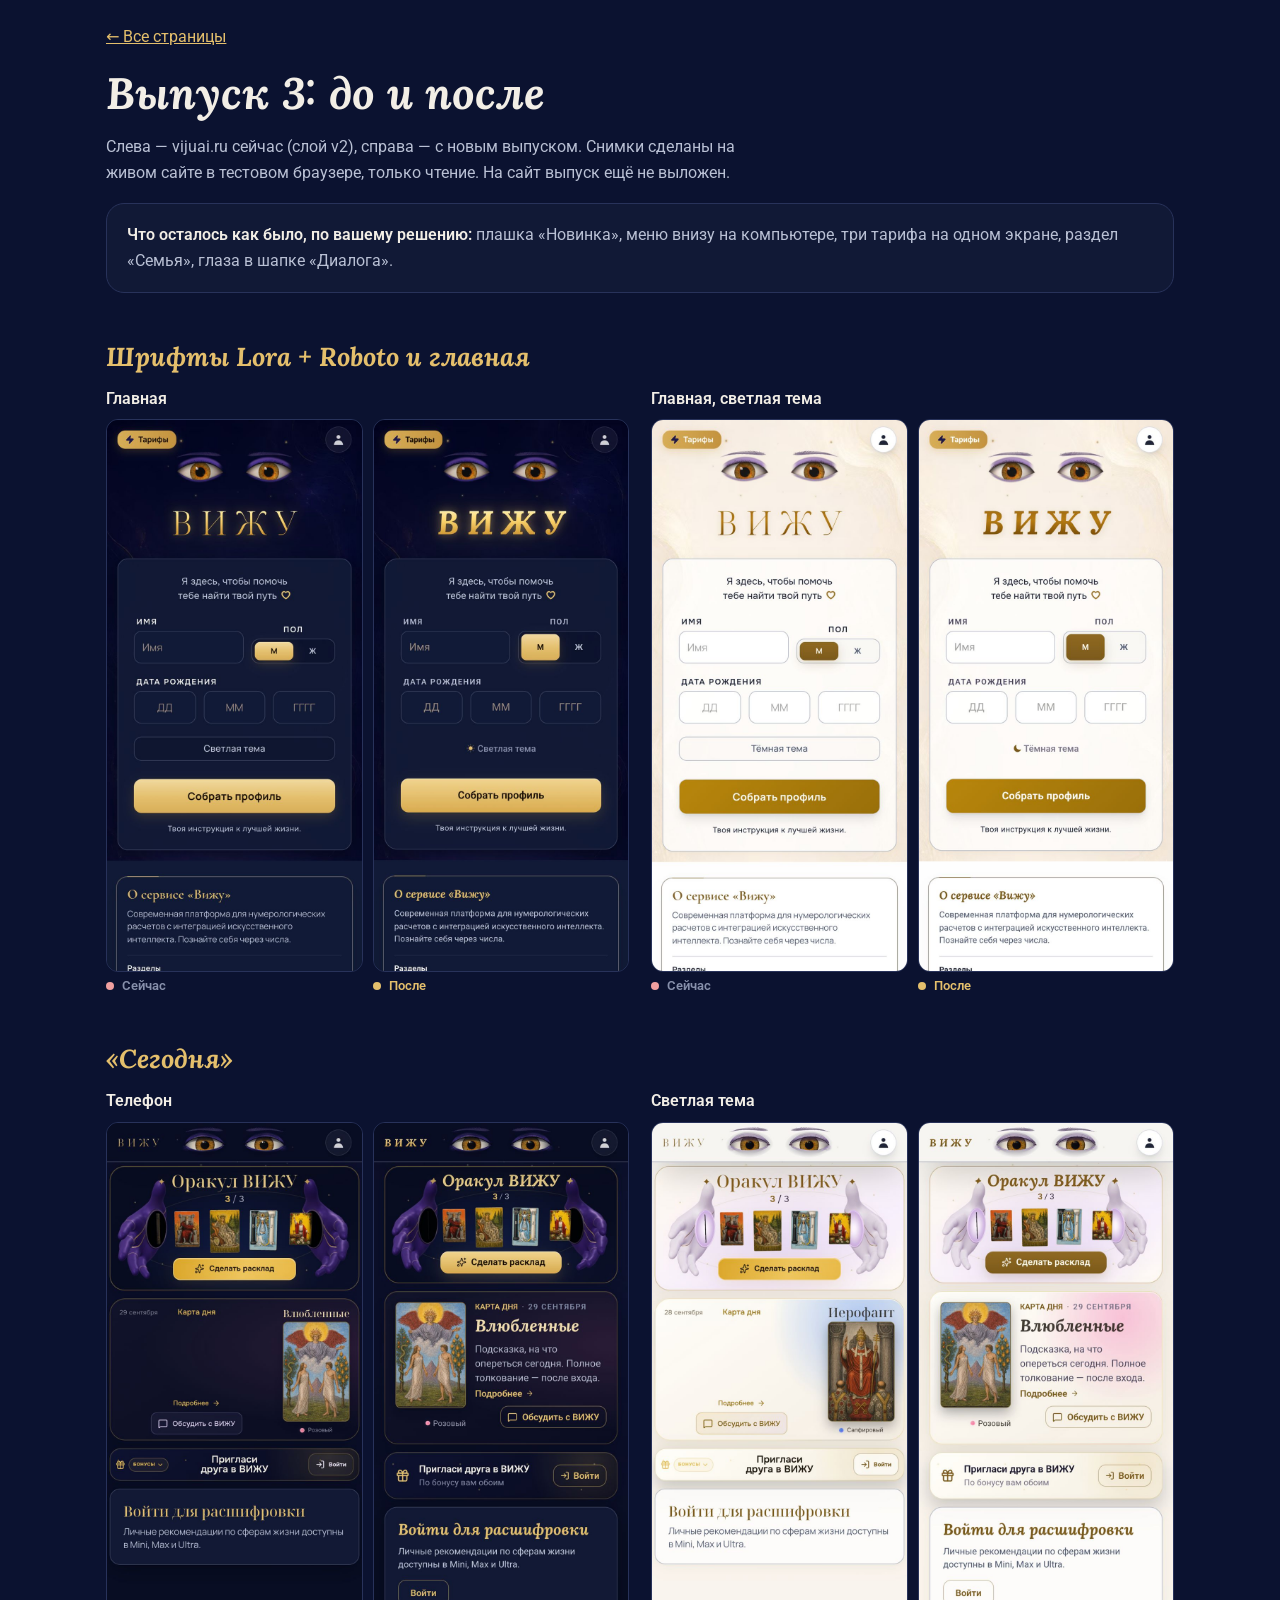
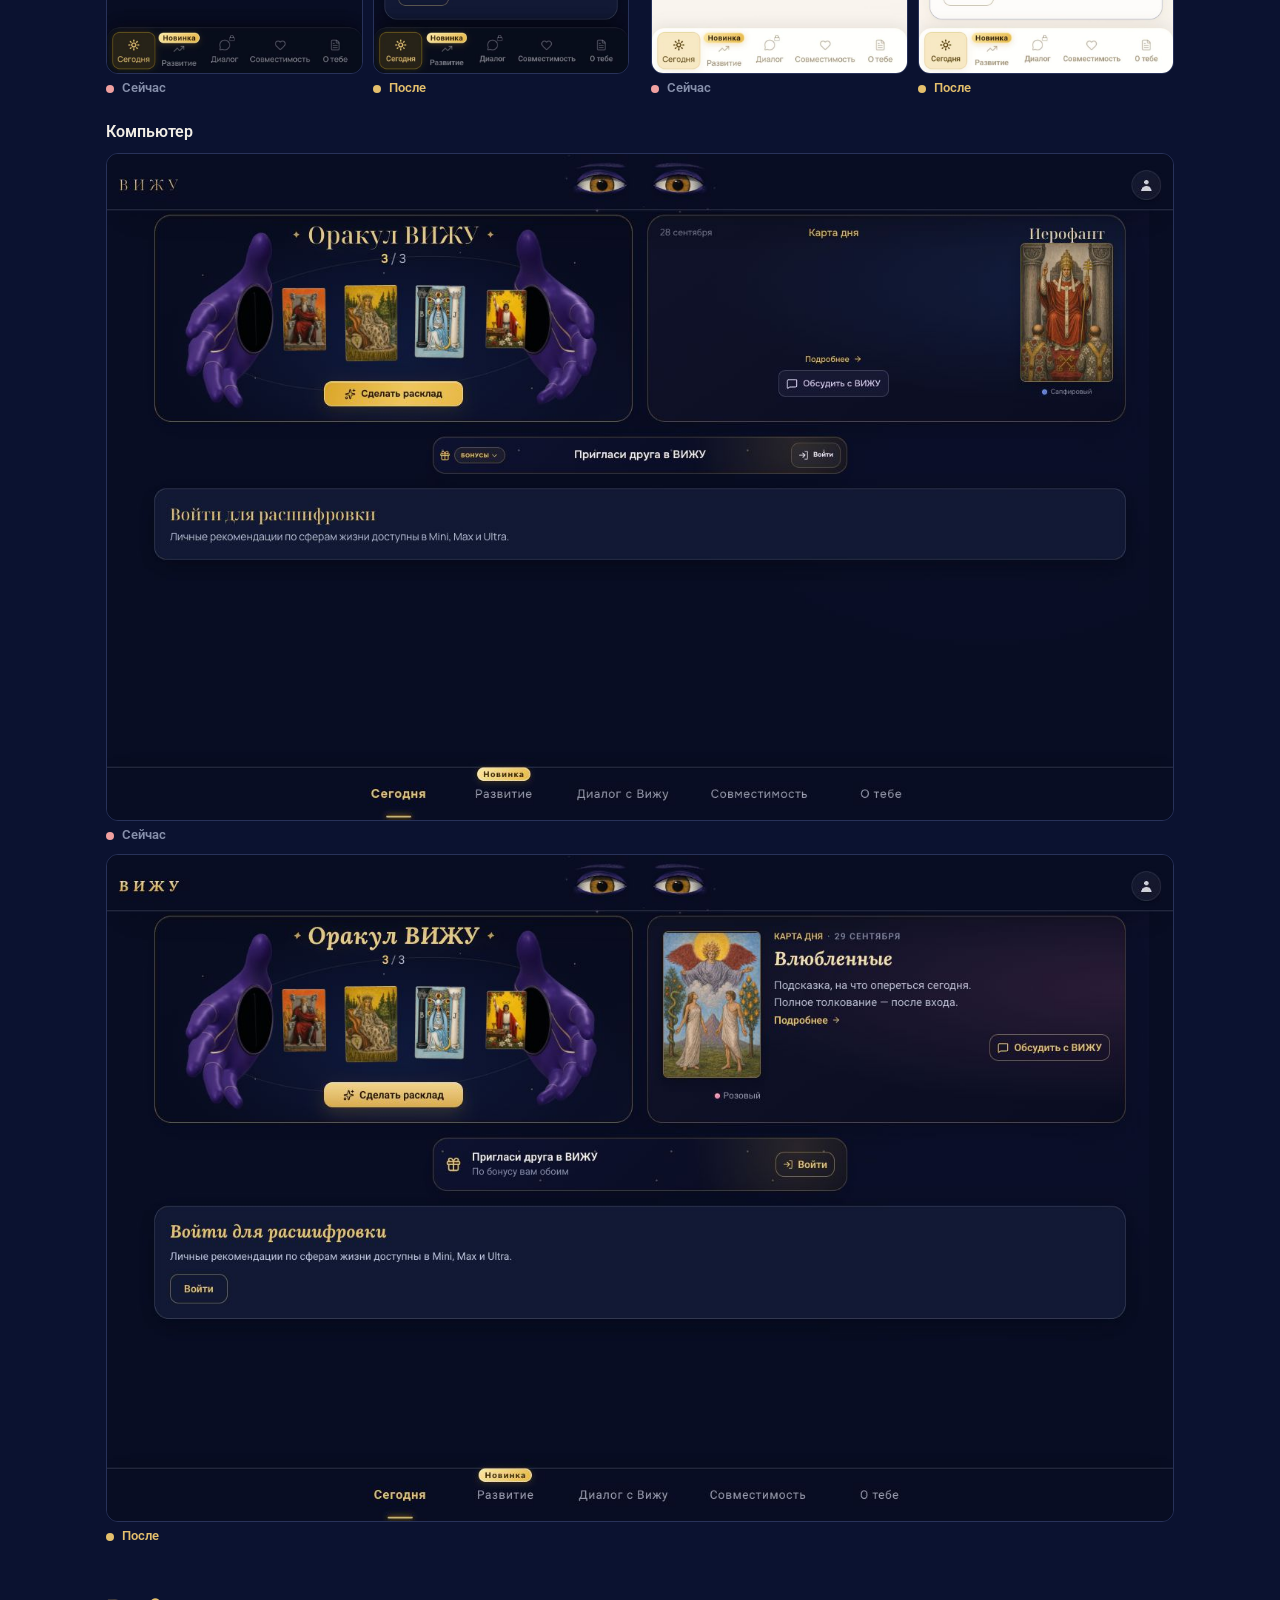
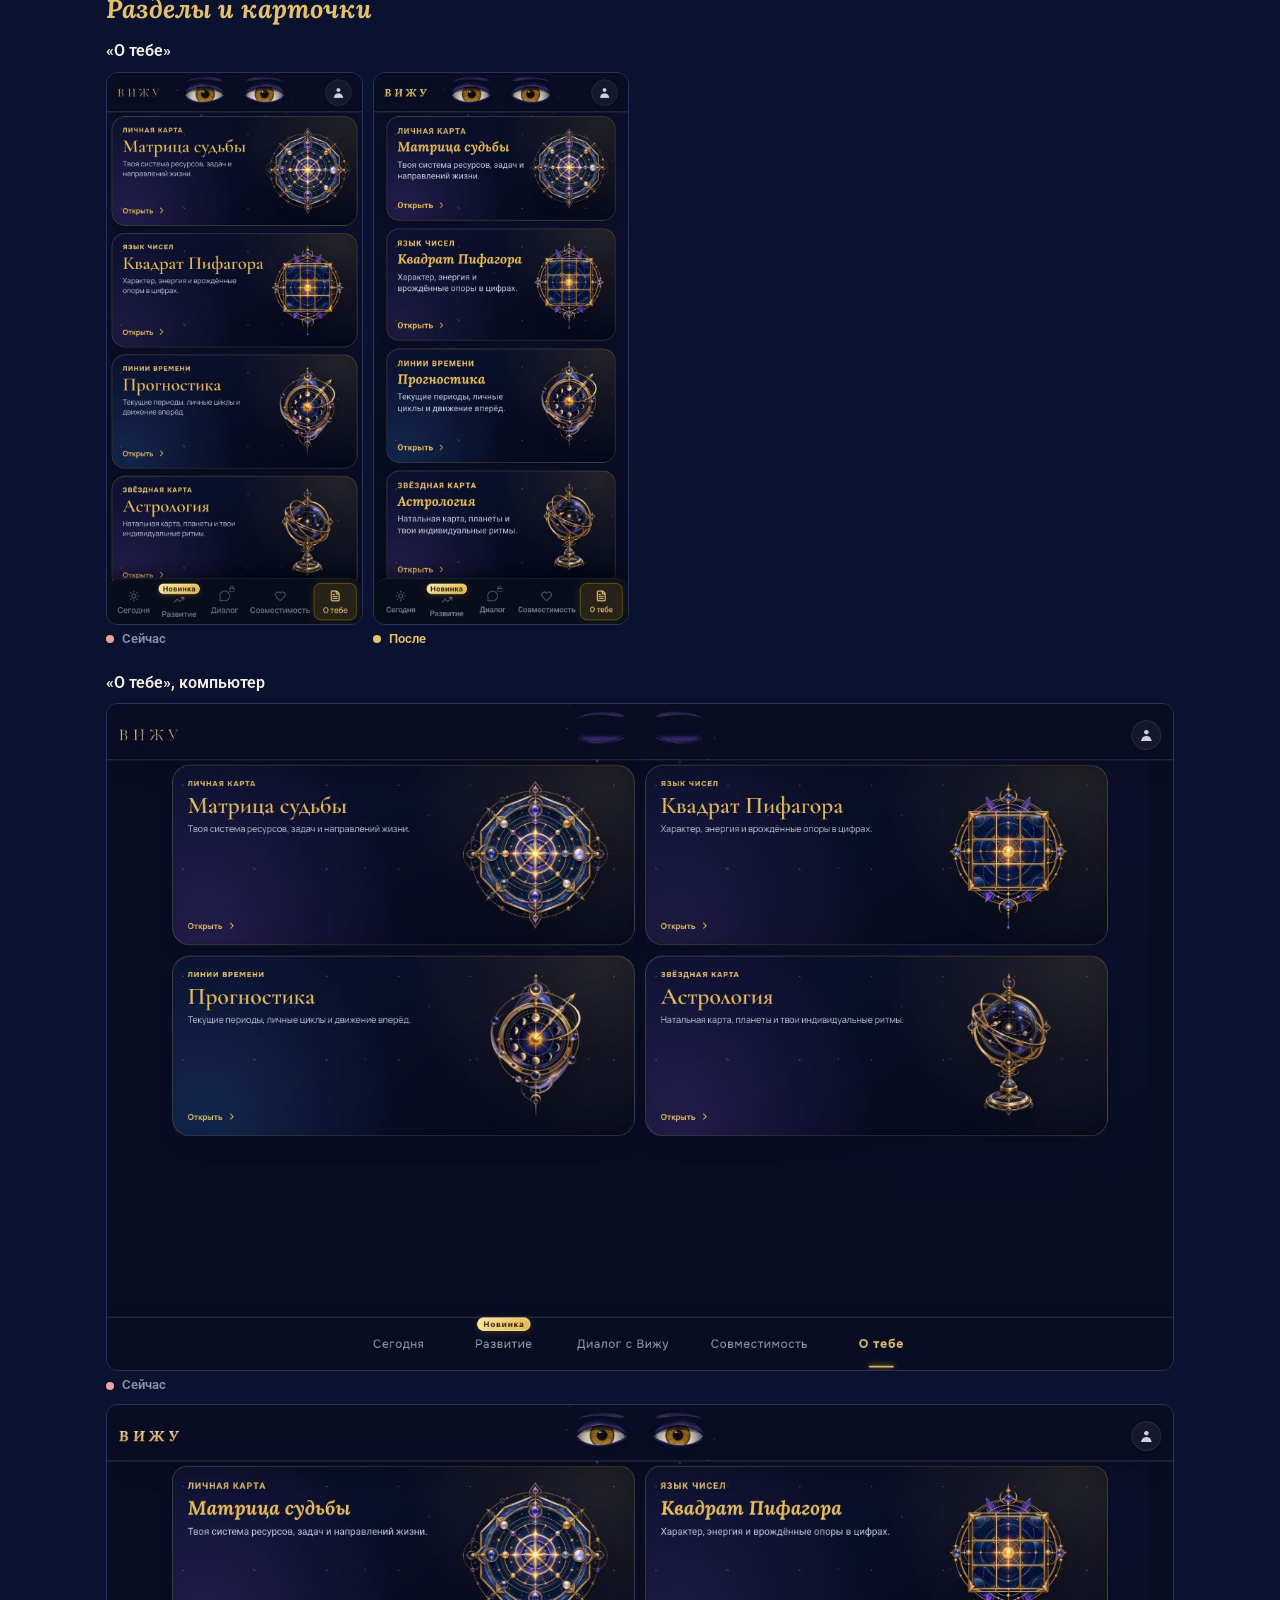
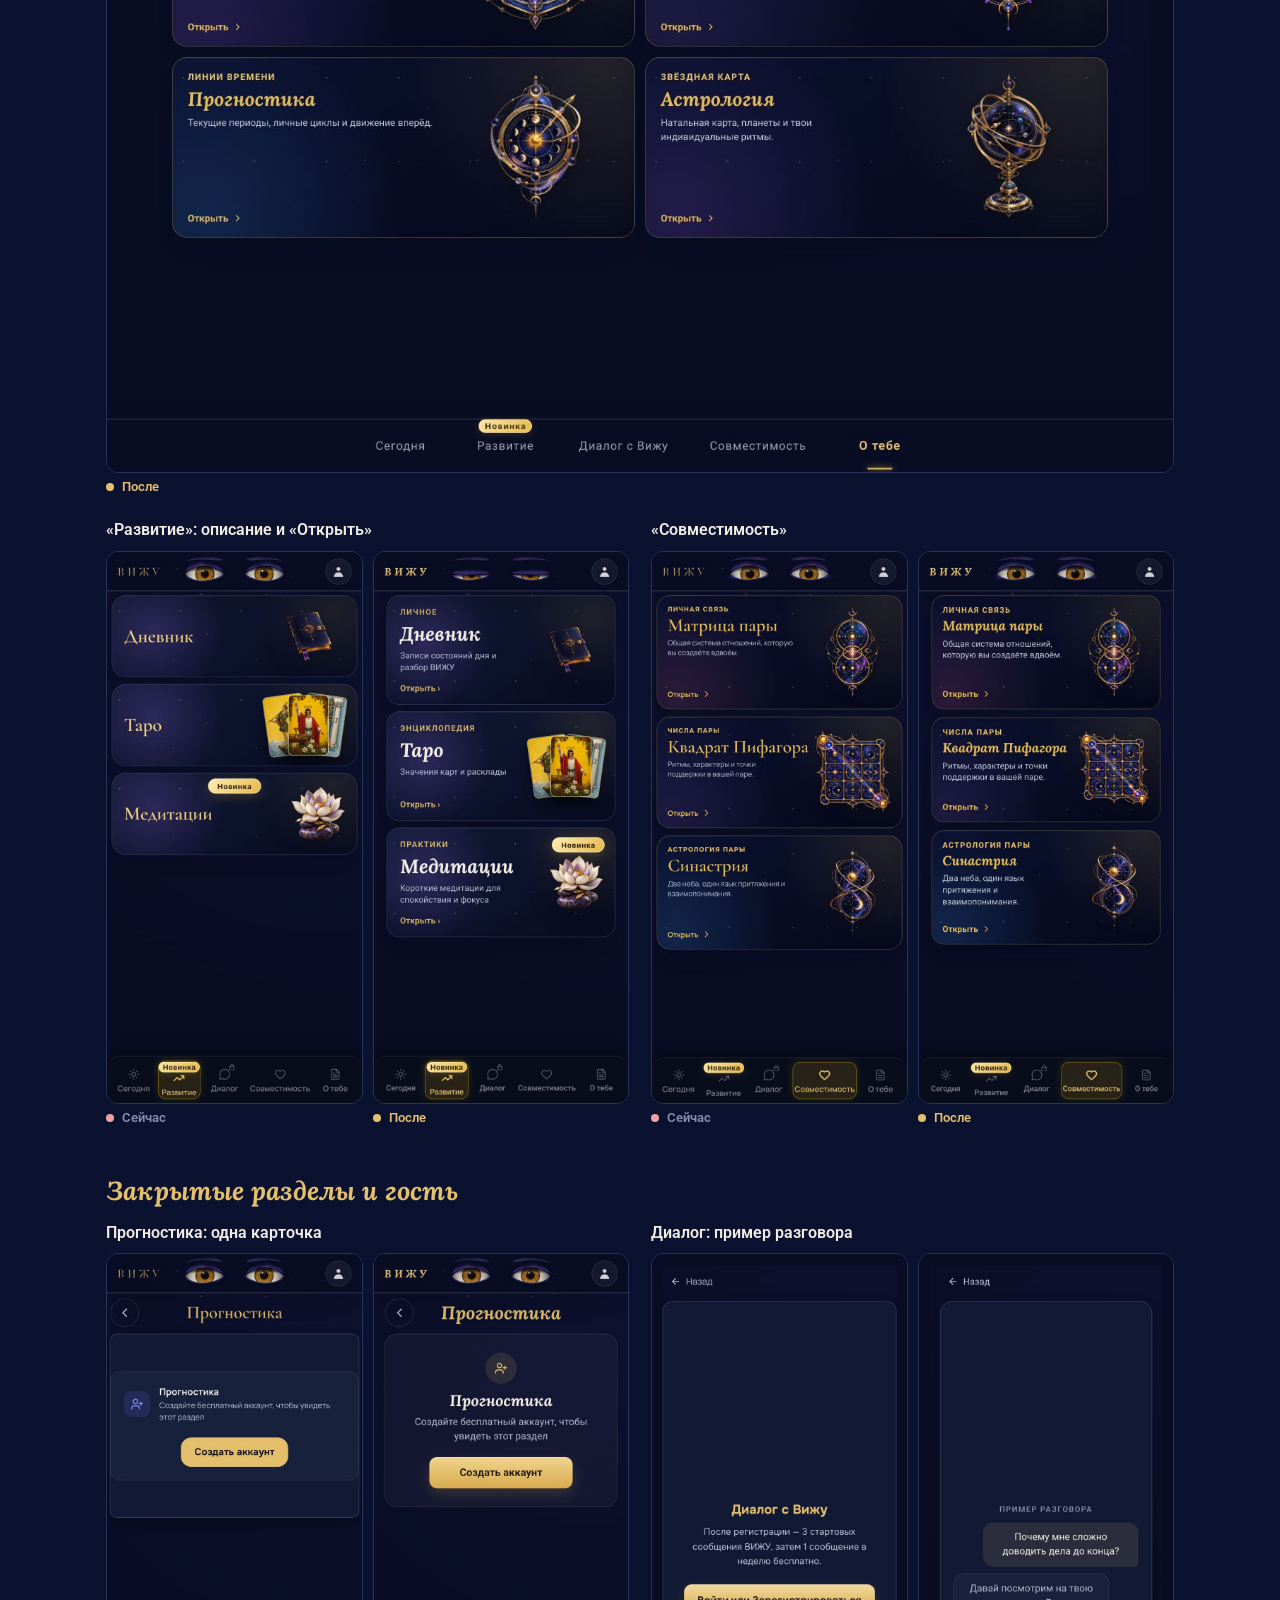
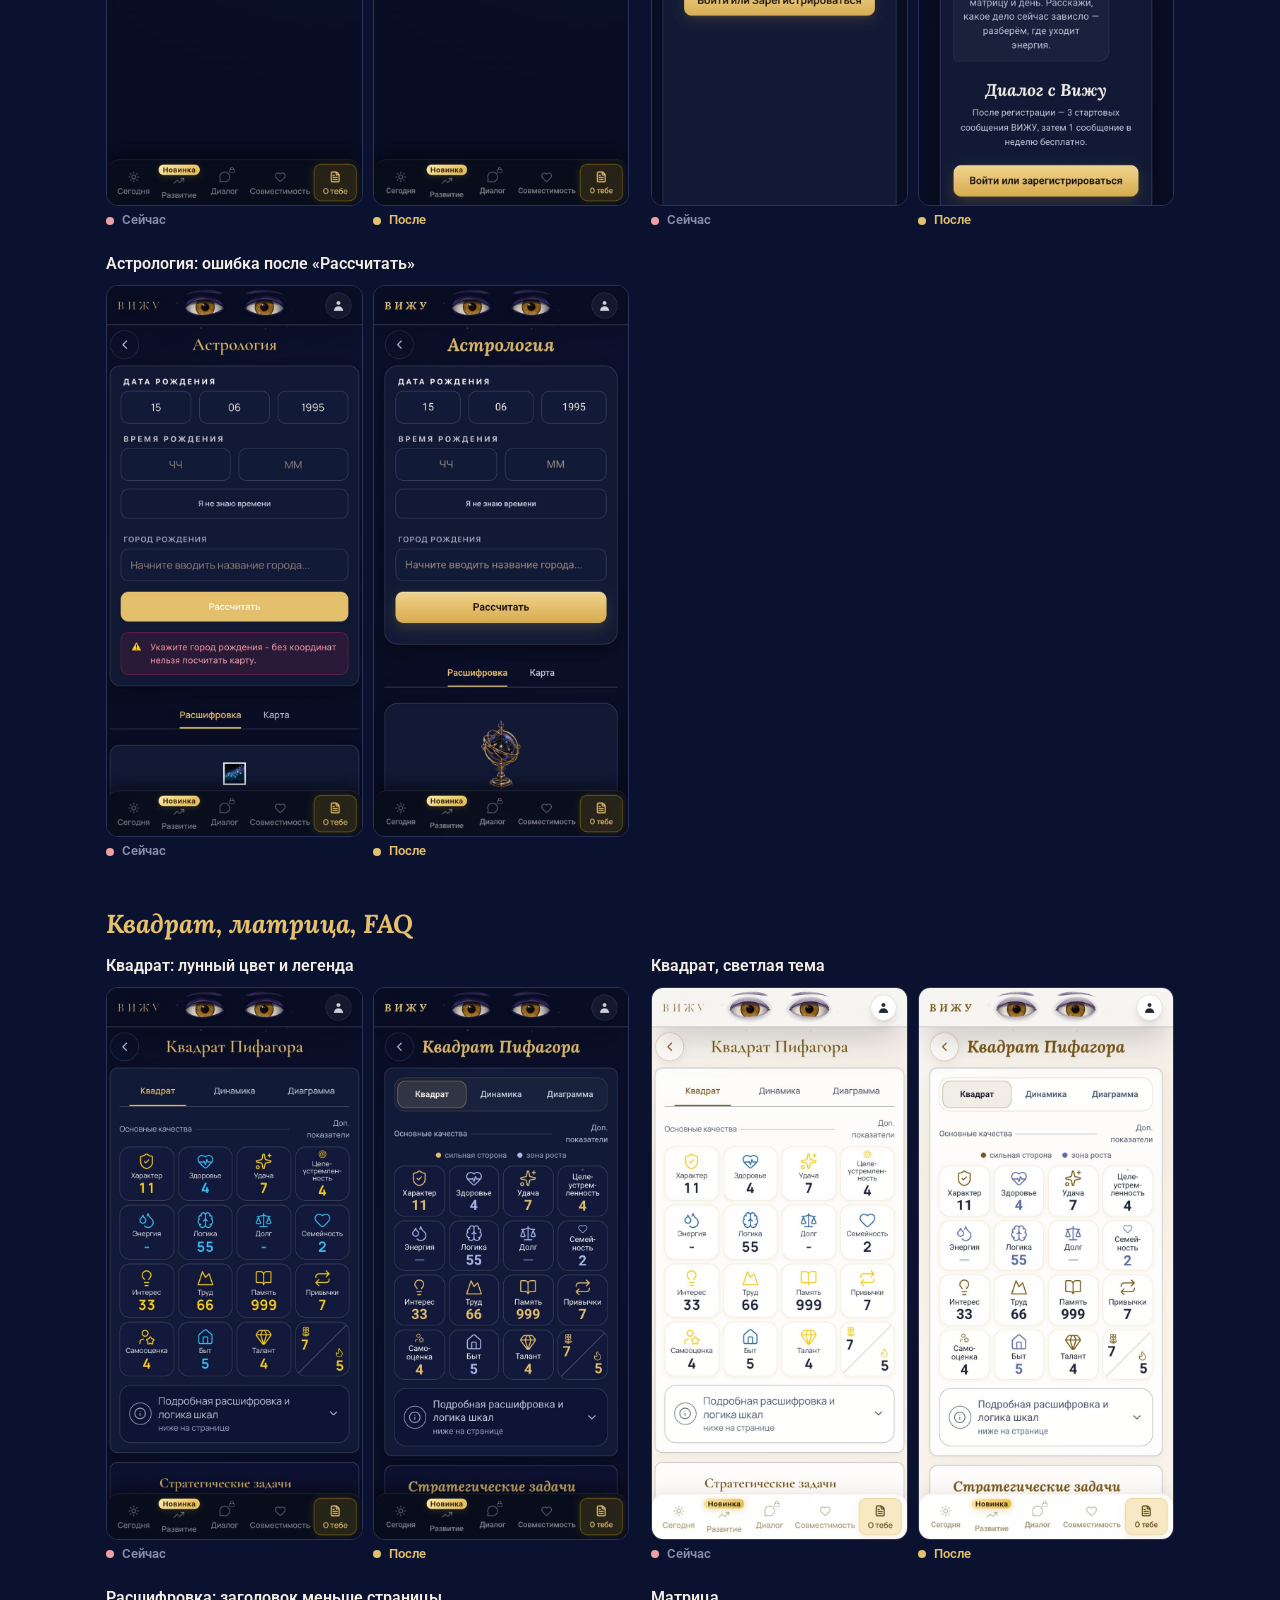
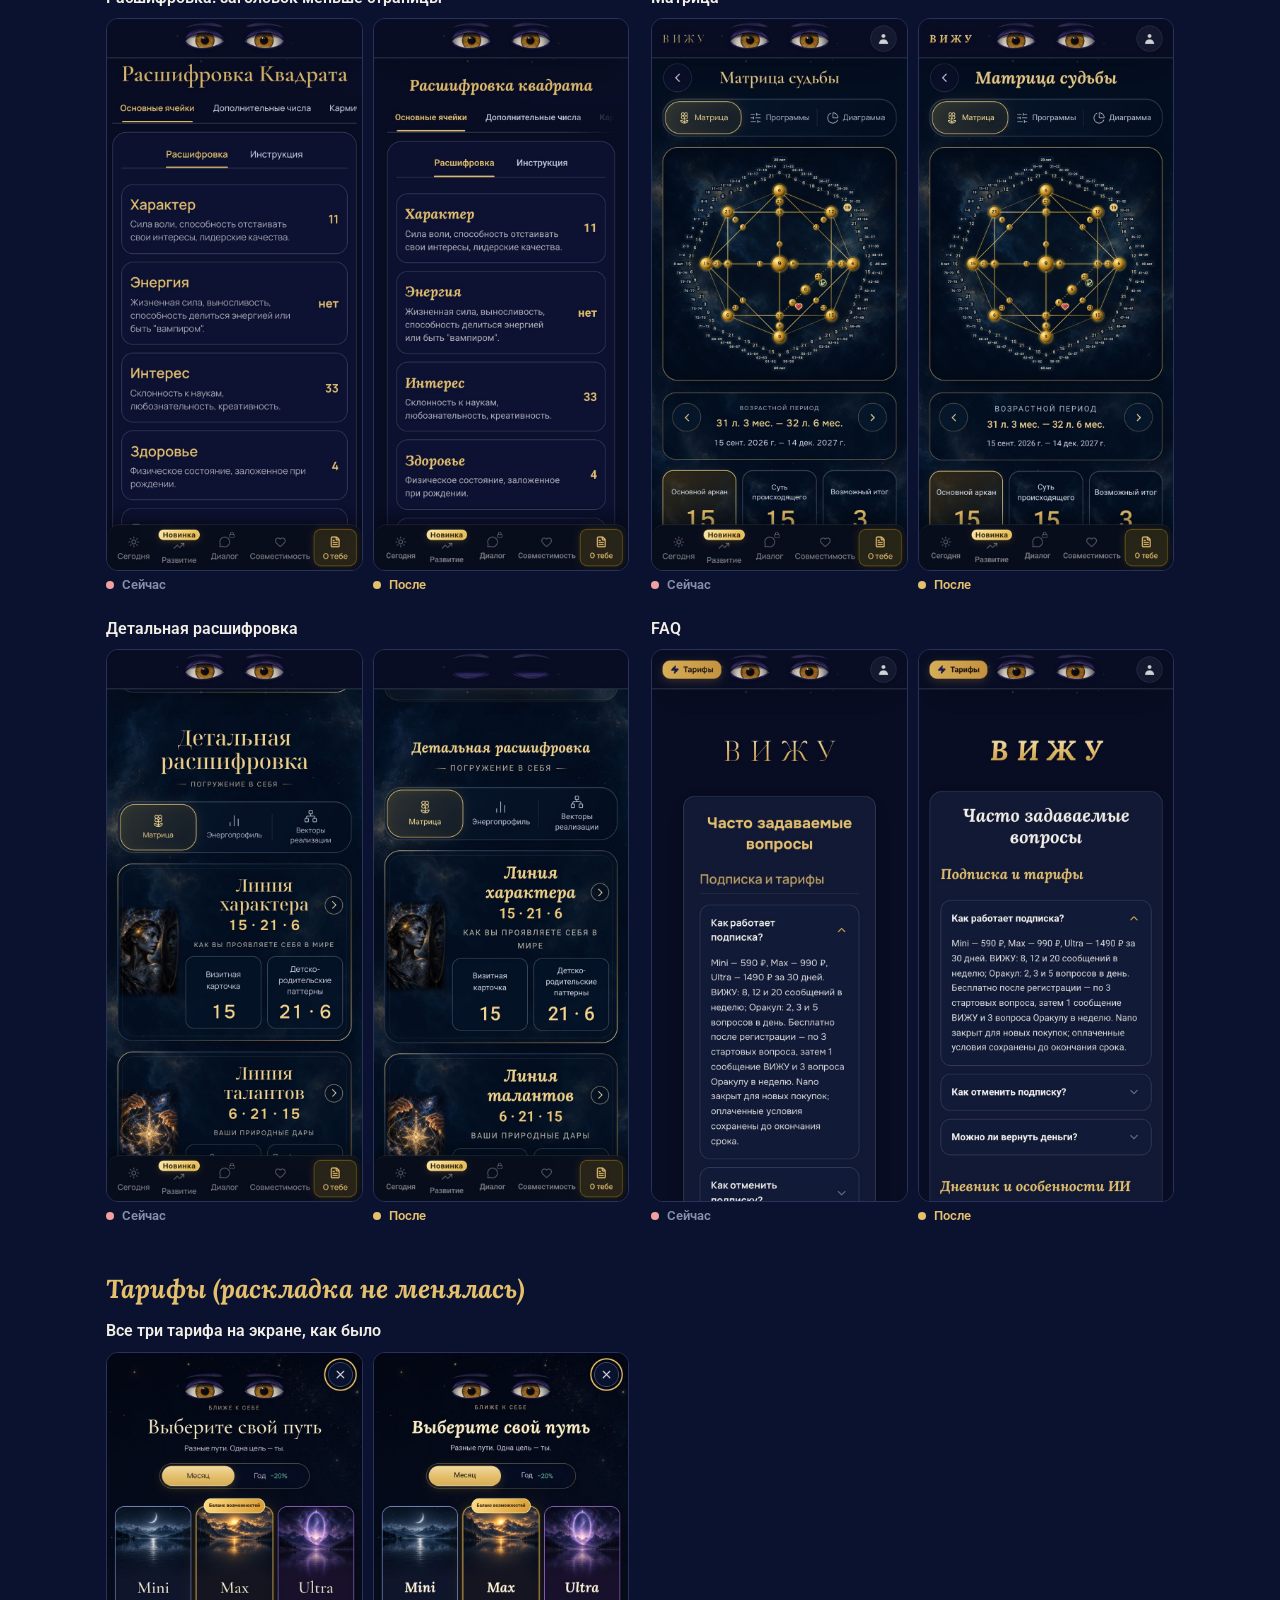
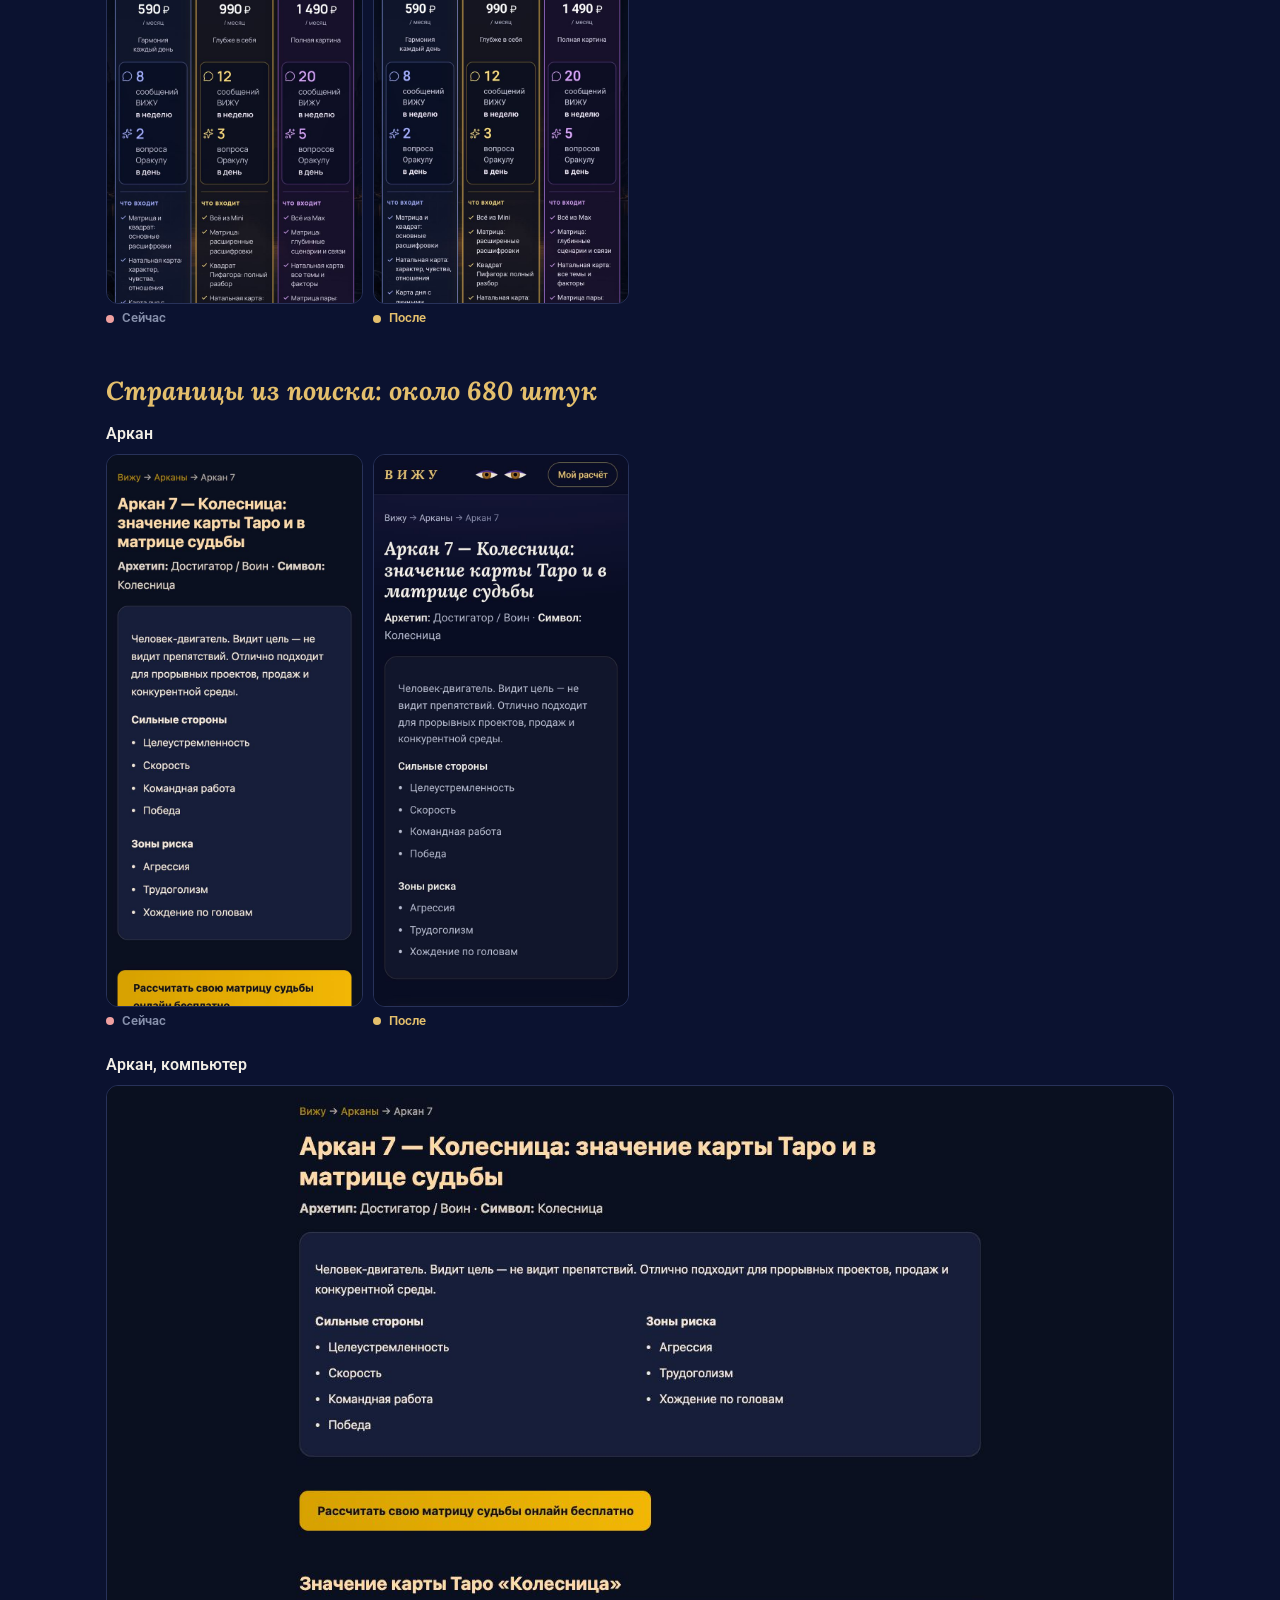
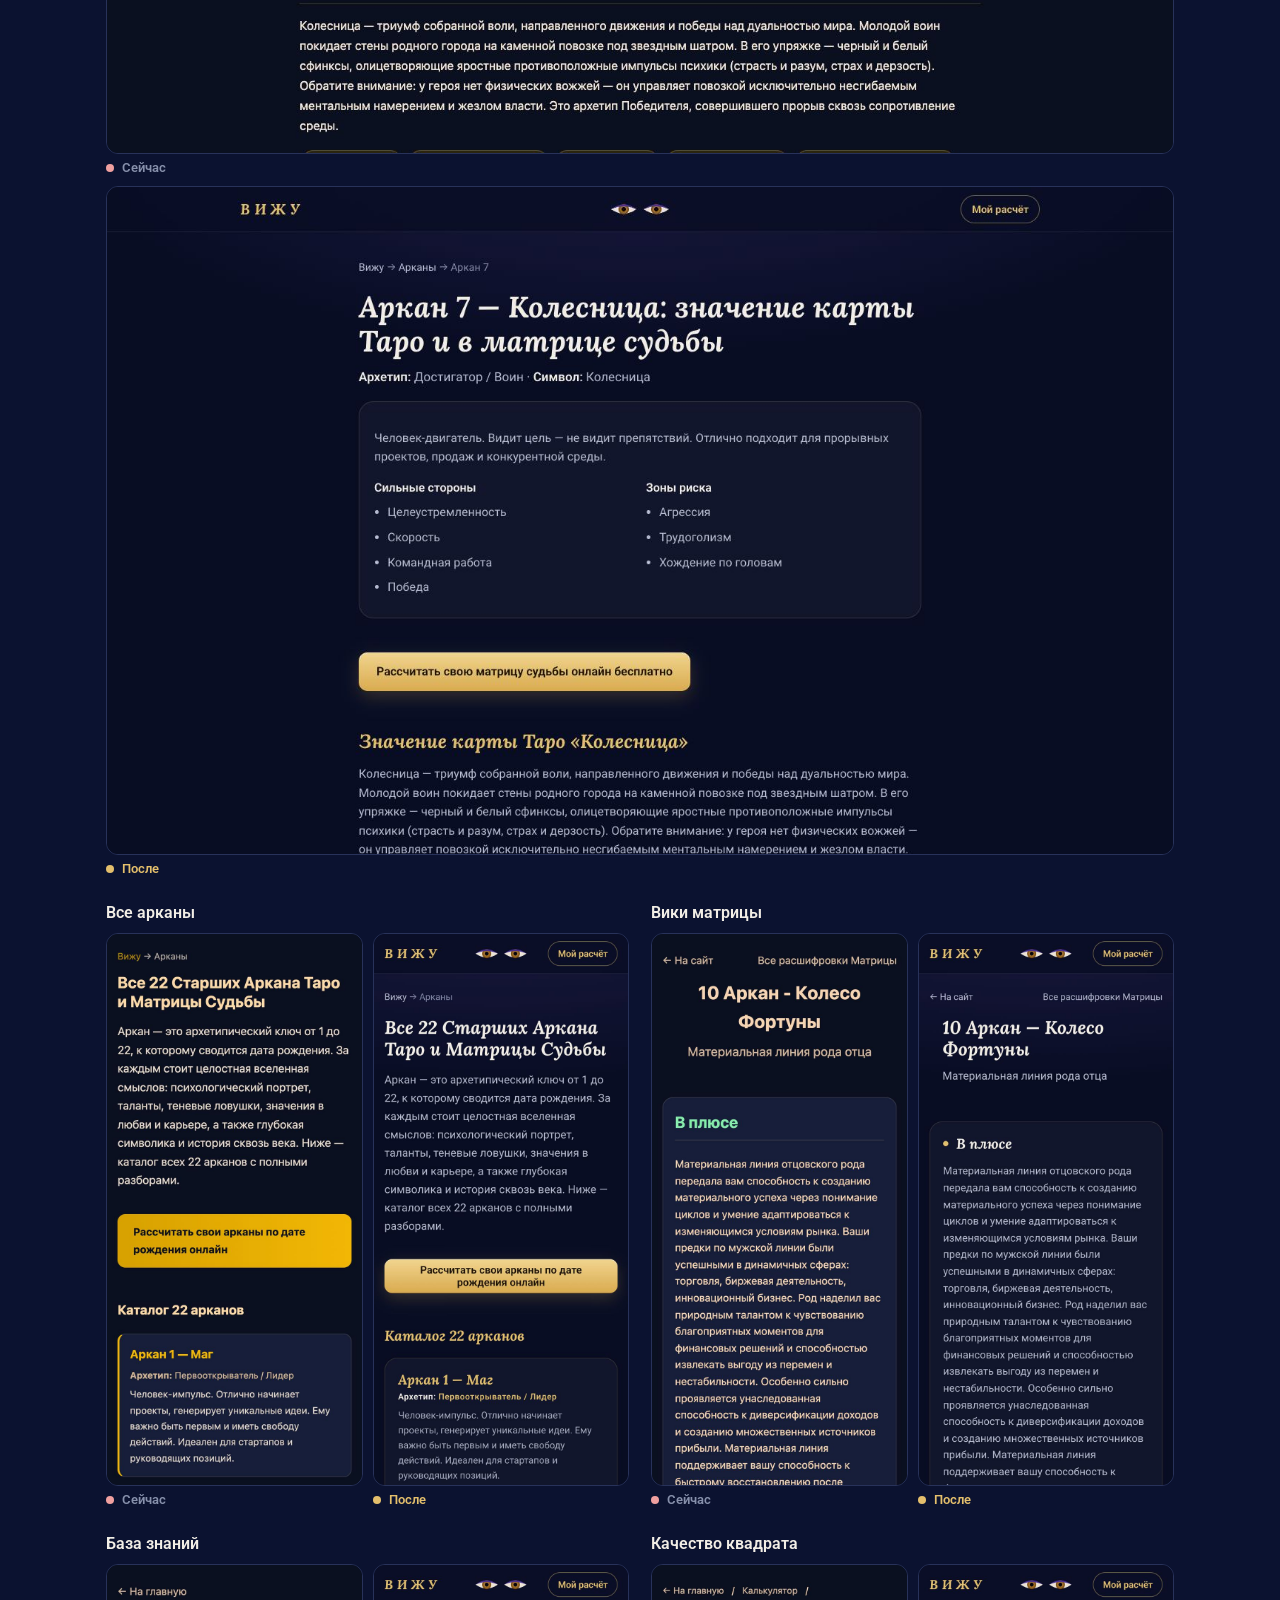
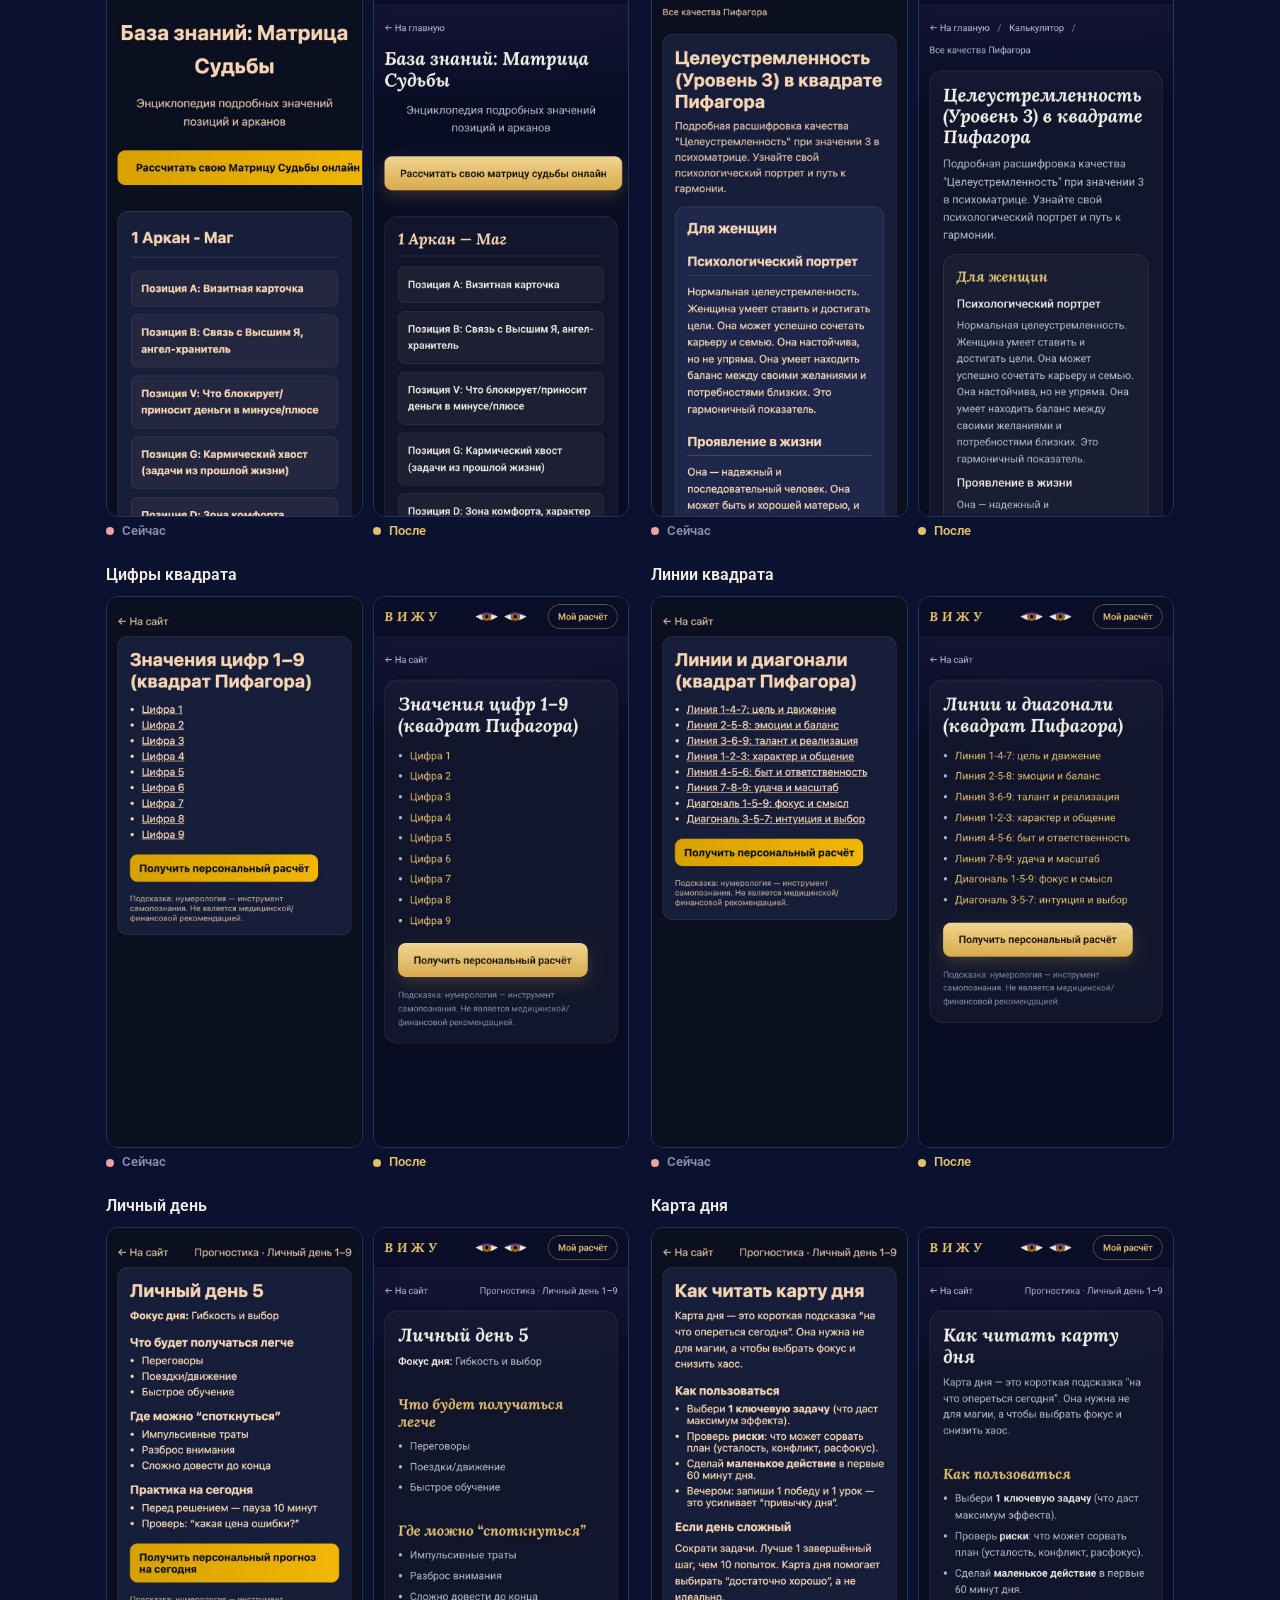
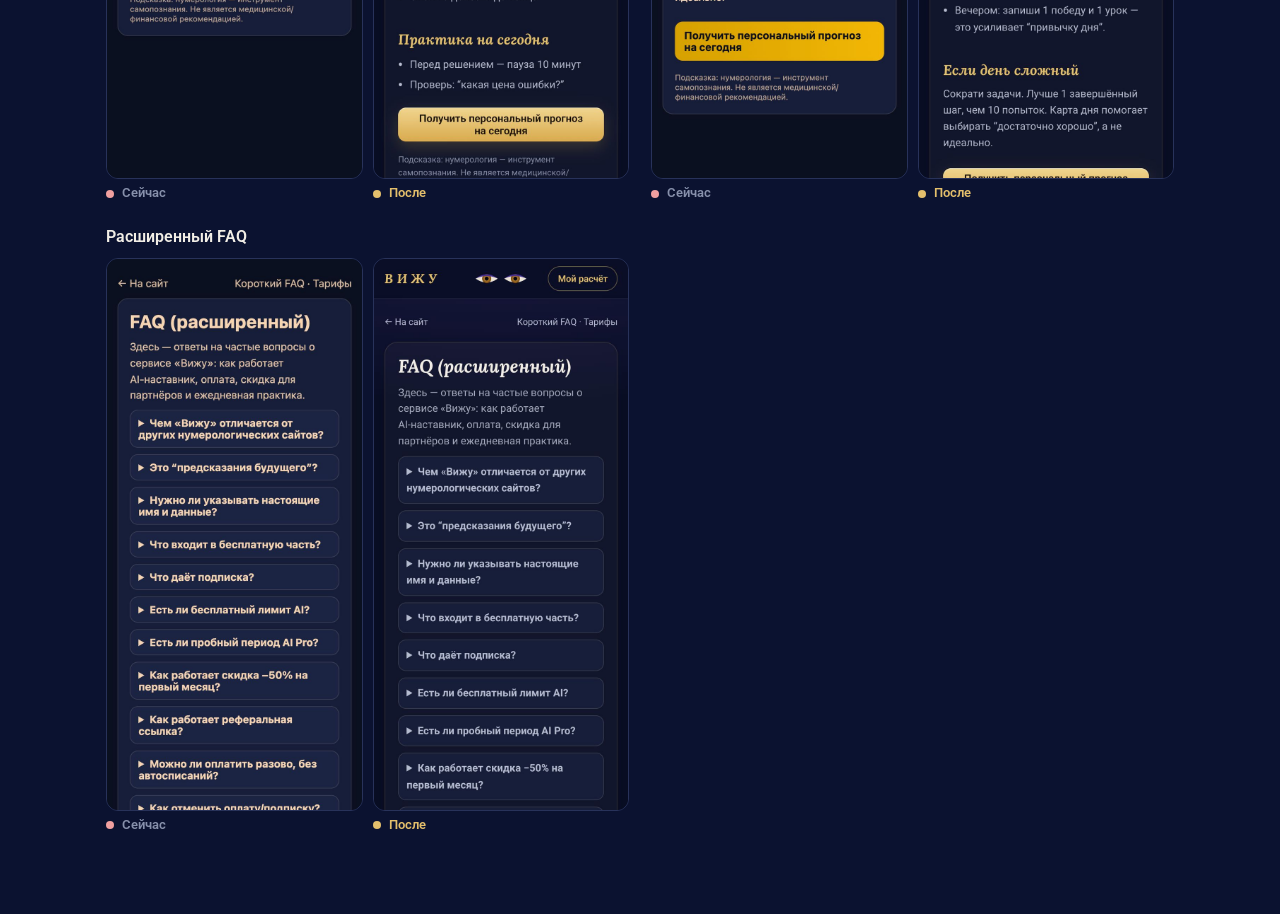
<file: vypusk-3/index.html>
<!doctype html>
<html lang="ru"><head><meta charset="utf-8"><meta name="viewport" content="width=device-width, initial-scale=1">
<meta name="robots" content="noindex, nofollow"><title>Вижу: выпуск 3</title>
<meta property="og:title" content="Вижу: выпуск 3 — до и после"><meta property="og:description" content="Шрифты Lora + Roboto, дизайн-система и страницы из поиска в одном стиле.">
<link rel="icon" href="data:image/svg+xml,%3Csvg xmlns='http://www.w3.org/2000/svg' viewBox='0 0 32 32'%3E%3Crect width='32' height='32' rx='8' fill='%230b1230'/%3E%3Cpath d='M4 16c3.5-5.5 7.5-8 12-8s8.5 2.5 12 8c-3.5 5.5-7.5 8-12 8s-8.5-2.5-12-8z' fill='%23f2eee6'/%3E%3Ccircle cx='16' cy='16' r='5.5' fill='%23c98a2e'/%3E%3Ccircle cx='16' cy='16' r='2.4' fill='%230b1230'/%3E%3C/svg%3E">
<link rel="preconnect" href="https://fonts.googleapis.com"><link rel="preconnect" href="https://fonts.gstatic.com" crossorigin>
<link rel="stylesheet" href="https://fonts.googleapis.com/css2?family=Lora:ital,wght@1,700&family=Roboto:wght@400;500;600&display=swap">
<style>
:root{color-scheme:dark;--bg:#0b1230;--panel:#111936;--line:#28325a;--text:#f2eee6;--t2:#b9c0d4;--t3:#8790ab;--gold:#e4bf6c;--bad:#f0a0a0}
*{box-sizing:border-box}body{margin:0;background:var(--bg);color:var(--t2);font:400 16px/1.6 Roboto,system-ui,sans-serif}
a{color:var(--gold)}.wrap{max-width:1100px;margin:0 auto;padding:24px 16px 80px}
h1{font:italic 700 clamp(30px,5vw,44px)/1.15 Lora,Georgia,serif;color:var(--text);margin:18px 0 10px}
h2{font:italic 700 26px/1.2 Lora,Georgia,serif;color:var(--gold);margin:0 0 14px}
section{margin-top:48px}.lead{max-width:70ch}ul{padding-left:20px}li+li{margin-top:4px}b{color:var(--text);font-weight:600}
.grid{display:grid;gap:22px;grid-template-columns:1fr}@media(min-width:900px){.grid{grid-template-columns:1fr 1fr}.pair.wide{grid-column:1/-1}}
.t{font-weight:600;color:var(--text);margin-bottom:8px}.two{display:grid;grid-template-columns:1fr 1fr;gap:10px}.pair.wide .two{grid-template-columns:1fr}
figure{margin:0}figure a{display:block;border-radius:12px;overflow:hidden;border:1px solid var(--line);background:#070b1f}img{display:block;width:100%;height:auto}
figcaption{margin-top:6px;font:600 13px/1.3 Roboto,sans-serif;color:var(--t3);display:flex;gap:8px;align-items:center}figcaption::before{content:'';width:8px;height:8px;border-radius:50%;background:var(--bad)}
figure.after figcaption{color:var(--gold)}figure.after figcaption::before{background:var(--gold)}
.card{background:var(--panel);border:1px solid var(--line);border-radius:18px;padding:18px 20px;margin-top:18px}
</style></head><body><div class="wrap">
<a href="../">← Все страницы</a>
<h1>Выпуск 3: до и после</h1>
<p class="lead">Слева — vijuai.ru сейчас (слой v2), справа — с новым выпуском. Снимки сделаны на живом сайте в тестовом браузере, только чтение. На сайт выпуск ещё не выложен.</p>
<div class="card"><b>Что осталось как было, по вашему решению:</b> плашка «Новинка», меню внизу на компьютере, три тарифа на одном экране, раздел «Семья», глаза в шапке «Диалога».</div>
<section><h2>Шрифты Lora + Roboto и главная</h2><div class="grid"><div class="pair"><div class="t">Главная</div><div class="two">
<figure><a href="img/home-before.jpg"><img src="img/home-before.jpg" loading="lazy" alt="Главная: сейчас"></a><figcaption>Сейчас</figcaption></figure>
<figure class="after"><a href="img/home-after.jpg"><img src="img/home-after.jpg" loading="lazy" alt="Главная: после"></a><figcaption>После</figcaption></figure></div></div><div class="pair"><div class="t">Главная, светлая тема</div><div class="two">
<figure><a href="img/home-l-before.jpg"><img src="img/home-l-before.jpg" loading="lazy" alt="Главная, светлая тема: сейчас"></a><figcaption>Сейчас</figcaption></figure>
<figure class="after"><a href="img/home-l-after.jpg"><img src="img/home-l-after.jpg" loading="lazy" alt="Главная, светлая тема: после"></a><figcaption>После</figcaption></figure></div></div></div></section>
<section><h2>«Сегодня»</h2><div class="grid"><div class="pair"><div class="t">Телефон</div><div class="two">
<figure><a href="img/today-before.jpg"><img src="img/today-before.jpg" loading="lazy" alt="Телефон: сейчас"></a><figcaption>Сейчас</figcaption></figure>
<figure class="after"><a href="img/today-after.jpg"><img src="img/today-after.jpg" loading="lazy" alt="Телефон: после"></a><figcaption>После</figcaption></figure></div></div><div class="pair"><div class="t">Светлая тема</div><div class="two">
<figure><a href="img/today-l-before.jpg"><img src="img/today-l-before.jpg" loading="lazy" alt="Светлая тема: сейчас"></a><figcaption>Сейчас</figcaption></figure>
<figure class="after"><a href="img/today-l-after.jpg"><img src="img/today-l-after.jpg" loading="lazy" alt="Светлая тема: после"></a><figcaption>После</figcaption></figure></div></div><div class="pair wide"><div class="t">Компьютер</div><div class="two">
<figure><a href="img/today-d-before.jpg"><img src="img/today-d-before.jpg" loading="lazy" alt="Компьютер: сейчас"></a><figcaption>Сейчас</figcaption></figure>
<figure class="after"><a href="img/today-d-after.jpg"><img src="img/today-d-after.jpg" loading="lazy" alt="Компьютер: после"></a><figcaption>После</figcaption></figure></div></div></div></section>
<section><h2>Разделы и карточки</h2><div class="grid"><div class="pair"><div class="t">«О тебе»</div><div class="two">
<figure><a href="img/about-before.jpg"><img src="img/about-before.jpg" loading="lazy" alt="«О тебе»: сейчас"></a><figcaption>Сейчас</figcaption></figure>
<figure class="after"><a href="img/about-after.jpg"><img src="img/about-after.jpg" loading="lazy" alt="«О тебе»: после"></a><figcaption>После</figcaption></figure></div></div><div class="pair wide"><div class="t">«О тебе», компьютер</div><div class="two">
<figure><a href="img/about-d-before.jpg"><img src="img/about-d-before.jpg" loading="lazy" alt="«О тебе», компьютер: сейчас"></a><figcaption>Сейчас</figcaption></figure>
<figure class="after"><a href="img/about-d-after.jpg"><img src="img/about-d-after.jpg" loading="lazy" alt="«О тебе», компьютер: после"></a><figcaption>После</figcaption></figure></div></div><div class="pair"><div class="t">«Развитие»: описание и «Открыть»</div><div class="two">
<figure><a href="img/growth-before.jpg"><img src="img/growth-before.jpg" loading="lazy" alt="«Развитие»: описание и «Открыть»: сейчас"></a><figcaption>Сейчас</figcaption></figure>
<figure class="after"><a href="img/growth-after.jpg"><img src="img/growth-after.jpg" loading="lazy" alt="«Развитие»: описание и «Открыть»: после"></a><figcaption>После</figcaption></figure></div></div><div class="pair"><div class="t">«Совместимость»</div><div class="two">
<figure><a href="img/compat-before.jpg"><img src="img/compat-before.jpg" loading="lazy" alt="«Совместимость»: сейчас"></a><figcaption>Сейчас</figcaption></figure>
<figure class="after"><a href="img/compat-after.jpg"><img src="img/compat-after.jpg" loading="lazy" alt="«Совместимость»: после"></a><figcaption>После</figcaption></figure></div></div></div></section>
<section><h2>Закрытые разделы и гость</h2><div class="grid"><div class="pair"><div class="t">Прогностика: одна карточка</div><div class="two">
<figure><a href="img/progn-before.jpg"><img src="img/progn-before.jpg" loading="lazy" alt="Прогностика: одна карточка: сейчас"></a><figcaption>Сейчас</figcaption></figure>
<figure class="after"><a href="img/progn-after.jpg"><img src="img/progn-after.jpg" loading="lazy" alt="Прогностика: одна карточка: после"></a><figcaption>После</figcaption></figure></div></div><div class="pair"><div class="t">Диалог: пример разговора</div><div class="two">
<figure><a href="img/dialog-before.jpg"><img src="img/dialog-before.jpg" loading="lazy" alt="Диалог: пример разговора: сейчас"></a><figcaption>Сейчас</figcaption></figure>
<figure class="after"><a href="img/dialog-after.jpg"><img src="img/dialog-after.jpg" loading="lazy" alt="Диалог: пример разговора: после"></a><figcaption>После</figcaption></figure></div></div><div class="pair"><div class="t">Астрология: ошибка после «Рассчитать»</div><div class="two">
<figure><a href="img/astro-before.jpg"><img src="img/astro-before.jpg" loading="lazy" alt="Астрология: ошибка после «Рассчитать»: сейчас"></a><figcaption>Сейчас</figcaption></figure>
<figure class="after"><a href="img/astro-after.jpg"><img src="img/astro-after.jpg" loading="lazy" alt="Астрология: ошибка после «Рассчитать»: после"></a><figcaption>После</figcaption></figure></div></div></div></section>
<section><h2>Квадрат, матрица, FAQ</h2><div class="grid"><div class="pair"><div class="t">Квадрат: лунный цвет и легенда</div><div class="two">
<figure><a href="img/square-before.jpg"><img src="img/square-before.jpg" loading="lazy" alt="Квадрат: лунный цвет и легенда: сейчас"></a><figcaption>Сейчас</figcaption></figure>
<figure class="after"><a href="img/square-after.jpg"><img src="img/square-after.jpg" loading="lazy" alt="Квадрат: лунный цвет и легенда: после"></a><figcaption>После</figcaption></figure></div></div><div class="pair"><div class="t">Квадрат, светлая тема</div><div class="two">
<figure><a href="img/square-l-before.jpg"><img src="img/square-l-before.jpg" loading="lazy" alt="Квадрат, светлая тема: сейчас"></a><figcaption>Сейчас</figcaption></figure>
<figure class="after"><a href="img/square-l-after.jpg"><img src="img/square-l-after.jpg" loading="lazy" alt="Квадрат, светлая тема: после"></a><figcaption>После</figcaption></figure></div></div><div class="pair"><div class="t">Расшифровка: заголовок меньше страницы</div><div class="two">
<figure><a href="img/square2-before.jpg"><img src="img/square2-before.jpg" loading="lazy" alt="Расшифровка: заголовок меньше страницы: сейчас"></a><figcaption>Сейчас</figcaption></figure>
<figure class="after"><a href="img/square2-after.jpg"><img src="img/square2-after.jpg" loading="lazy" alt="Расшифровка: заголовок меньше страницы: после"></a><figcaption>После</figcaption></figure></div></div><div class="pair"><div class="t">Матрица</div><div class="two">
<figure><a href="img/matrix-before.jpg"><img src="img/matrix-before.jpg" loading="lazy" alt="Матрица: сейчас"></a><figcaption>Сейчас</figcaption></figure>
<figure class="after"><a href="img/matrix-after.jpg"><img src="img/matrix-after.jpg" loading="lazy" alt="Матрица: после"></a><figcaption>После</figcaption></figure></div></div><div class="pair"><div class="t">Детальная расшифровка</div><div class="two">
<figure><a href="img/matrix2-before.jpg"><img src="img/matrix2-before.jpg" loading="lazy" alt="Детальная расшифровка: сейчас"></a><figcaption>Сейчас</figcaption></figure>
<figure class="after"><a href="img/matrix2-after.jpg"><img src="img/matrix2-after.jpg" loading="lazy" alt="Детальная расшифровка: после"></a><figcaption>После</figcaption></figure></div></div><div class="pair"><div class="t">FAQ</div><div class="two">
<figure><a href="img/faq-before.jpg"><img src="img/faq-before.jpg" loading="lazy" alt="FAQ: сейчас"></a><figcaption>Сейчас</figcaption></figure>
<figure class="after"><a href="img/faq-after.jpg"><img src="img/faq-after.jpg" loading="lazy" alt="FAQ: после"></a><figcaption>После</figcaption></figure></div></div></div></section>
<section><h2>Тарифы (раскладка не менялась)</h2><div class="grid"><div class="pair"><div class="t">Все три тарифа на экране, как было</div><div class="two">
<figure><a href="img/tariffs-before.jpg"><img src="img/tariffs-before.jpg" loading="lazy" alt="Все три тарифа на экране, как было: сейчас"></a><figcaption>Сейчас</figcaption></figure>
<figure class="after"><a href="img/tariffs-after.jpg"><img src="img/tariffs-after.jpg" loading="lazy" alt="Все три тарифа на экране, как было: после"></a><figcaption>После</figcaption></figure></div></div></div></section>
<section><h2>Страницы из поиска: около 680 штук</h2><div class="grid"><div class="pair"><div class="t">Аркан</div><div class="two">
<figure><a href="img/st-arcana-before.jpg"><img src="img/st-arcana-before.jpg" loading="lazy" alt="Аркан: сейчас"></a><figcaption>Сейчас</figcaption></figure>
<figure class="after"><a href="img/st-arcana-after.jpg"><img src="img/st-arcana-after.jpg" loading="lazy" alt="Аркан: после"></a><figcaption>После</figcaption></figure></div></div><div class="pair wide"><div class="t">Аркан, компьютер</div><div class="two">
<figure><a href="img/st-arcana-d-before.jpg"><img src="img/st-arcana-d-before.jpg" loading="lazy" alt="Аркан, компьютер: сейчас"></a><figcaption>Сейчас</figcaption></figure>
<figure class="after"><a href="img/st-arcana-d-after.jpg"><img src="img/st-arcana-d-after.jpg" loading="lazy" alt="Аркан, компьютер: после"></a><figcaption>После</figcaption></figure></div></div><div class="pair"><div class="t">Все арканы</div><div class="two">
<figure><a href="img/st-arcanahub-before.jpg"><img src="img/st-arcanahub-before.jpg" loading="lazy" alt="Все арканы: сейчас"></a><figcaption>Сейчас</figcaption></figure>
<figure class="after"><a href="img/st-arcanahub-after.jpg"><img src="img/st-arcanahub-after.jpg" loading="lazy" alt="Все арканы: после"></a><figcaption>После</figcaption></figure></div></div><div class="pair"><div class="t">Вики матрицы</div><div class="two">
<figure><a href="img/st-wiki-before.jpg"><img src="img/st-wiki-before.jpg" loading="lazy" alt="Вики матрицы: сейчас"></a><figcaption>Сейчас</figcaption></figure>
<figure class="after"><a href="img/st-wiki-after.jpg"><img src="img/st-wiki-after.jpg" loading="lazy" alt="Вики матрицы: после"></a><figcaption>После</figcaption></figure></div></div><div class="pair"><div class="t">База знаний</div><div class="two">
<figure><a href="img/st-wikihub-before.jpg"><img src="img/st-wikihub-before.jpg" loading="lazy" alt="База знаний: сейчас"></a><figcaption>Сейчас</figcaption></figure>
<figure class="after"><a href="img/st-wikihub-after.jpg"><img src="img/st-wikihub-after.jpg" loading="lazy" alt="База знаний: после"></a><figcaption>После</figcaption></figure></div></div><div class="pair"><div class="t">Качество квадрата</div><div class="two">
<figure><a href="img/st-qual-before.jpg"><img src="img/st-qual-before.jpg" loading="lazy" alt="Качество квадрата: сейчас"></a><figcaption>Сейчас</figcaption></figure>
<figure class="after"><a href="img/st-qual-after.jpg"><img src="img/st-qual-after.jpg" loading="lazy" alt="Качество квадрата: после"></a><figcaption>После</figcaption></figure></div></div><div class="pair"><div class="t">Цифры квадрата</div><div class="two">
<figure><a href="img/st-digit-before.jpg"><img src="img/st-digit-before.jpg" loading="lazy" alt="Цифры квадрата: сейчас"></a><figcaption>Сейчас</figcaption></figure>
<figure class="after"><a href="img/st-digit-after.jpg"><img src="img/st-digit-after.jpg" loading="lazy" alt="Цифры квадрата: после"></a><figcaption>После</figcaption></figure></div></div><div class="pair"><div class="t">Линии квадрата</div><div class="two">
<figure><a href="img/st-line-before.jpg"><img src="img/st-line-before.jpg" loading="lazy" alt="Линии квадрата: сейчас"></a><figcaption>Сейчас</figcaption></figure>
<figure class="after"><a href="img/st-line-after.jpg"><img src="img/st-line-after.jpg" loading="lazy" alt="Линии квадрата: после"></a><figcaption>После</figcaption></figure></div></div><div class="pair"><div class="t">Личный день</div><div class="two">
<figure><a href="img/st-pday-before.jpg"><img src="img/st-pday-before.jpg" loading="lazy" alt="Личный день: сейчас"></a><figcaption>Сейчас</figcaption></figure>
<figure class="after"><a href="img/st-pday-after.jpg"><img src="img/st-pday-after.jpg" loading="lazy" alt="Личный день: после"></a><figcaption>После</figcaption></figure></div></div><div class="pair"><div class="t">Карта дня</div><div class="two">
<figure><a href="img/st-card-before.jpg"><img src="img/st-card-before.jpg" loading="lazy" alt="Карта дня: сейчас"></a><figcaption>Сейчас</figcaption></figure>
<figure class="after"><a href="img/st-card-after.jpg"><img src="img/st-card-after.jpg" loading="lazy" alt="Карта дня: после"></a><figcaption>После</figcaption></figure></div></div><div class="pair"><div class="t">Расширенный FAQ</div><div class="two">
<figure><a href="img/st-faqx-before.jpg"><img src="img/st-faqx-before.jpg" loading="lazy" alt="Расширенный FAQ: сейчас"></a><figcaption>Сейчас</figcaption></figure>
<figure class="after"><a href="img/st-faqx-after.jpg"><img src="img/st-faqx-after.jpg" loading="lazy" alt="Расширенный FAQ: после"></a><figcaption>После</figcaption></figure></div></div></div></section>

</div></body></html>
</file>
